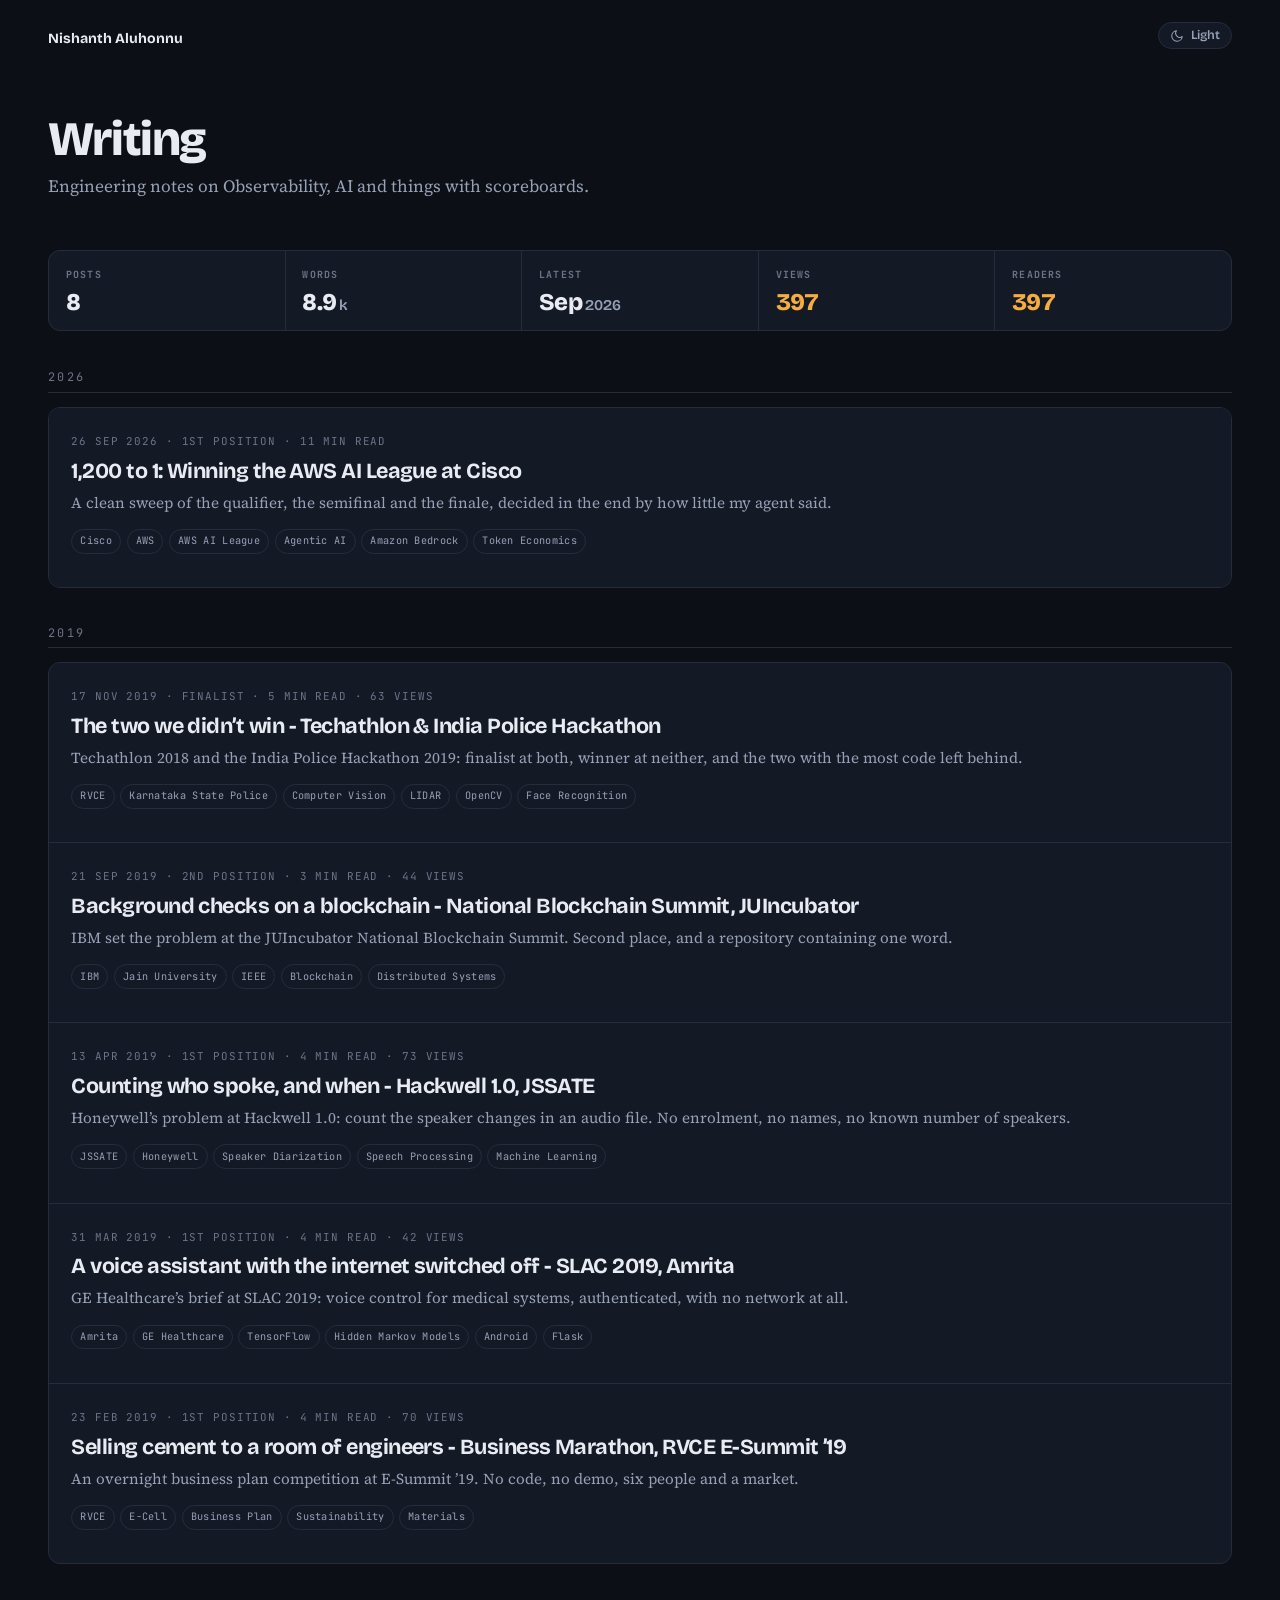
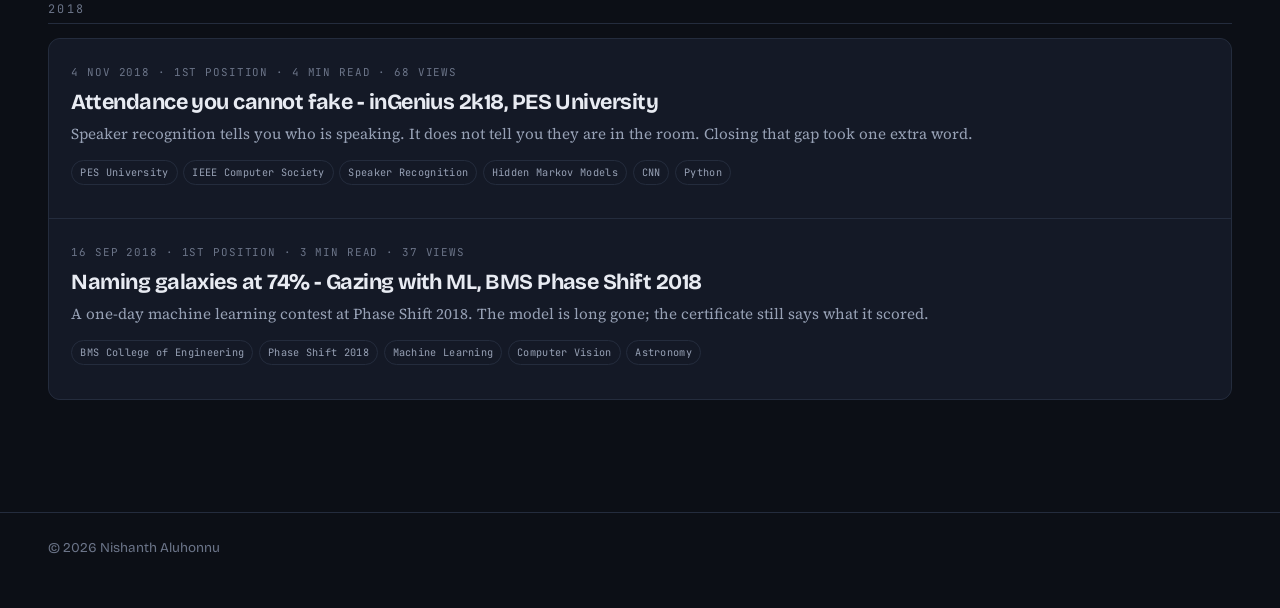
<file: index.html>
<!doctype html>
<html lang="en">
<head>
<meta charset="utf-8">
<script>try{var t=localStorage.getItem('theme');if(t==='light')document.documentElement.setAttribute('data-theme','light');}catch(e){}</script>
<meta name="viewport" content="width=device-width, initial-scale=1, viewport-fit=cover">
<title>Nishanth Aluhonnu</title>
<meta name="description" content="Engineering notes on Observability, AI and things with scoreboards.">
<meta property="og:title" content="Nishanth Aluhonnu">
<meta property="og:description" content="Engineering notes on Observability, AI and things with scoreboards.">
<meta property="og:image" content="https://nishu88.github.io/assets/img/hero-award.jpg">
<meta name="twitter:card" content="summary_large_image">
<link rel="icon" href="data:image/svg+xml,<svg xmlns='http://www.w3.org/2000/svg' viewBox='0 0 100 100'><text y='.9em' font-size='90'>&#127942;</text></svg>">
<link rel="stylesheet" href="https://fonts.googleapis.com/css2?family=Bricolage+Grotesque:opsz,wght@12..96,500;12..96,700;12..96,800&family=Source+Serif+4:ital,opsz,wght@0,8..60,400;0,8..60,600;1,8..60,400&family=JetBrains+Mono:wght@400;700&display=swap">
<link rel="stylesheet" href="assets/css/style.css">
</head>
<body>
<a class="skip" href="#main">Skip to main content</a>
<nav class="sitenav">
  <a class="brand" href="">Nishanth Aluhonnu</a>
  <span class="spacer"></span>
  <button id="theme-toggle" type="button" aria-label="Switch to light theme">
    <svg class="i-moon" viewBox="0 0 24 24" aria-hidden="true"><path d="M21 12.8A9 9 0 1111.2 3a7 7 0 009.8 9.8z"/></svg>
    <svg class="i-sun" viewBox="0 0 24 24" aria-hidden="true"><circle cx="12" cy="12" r="4"/><path d="M12 2v2M12 20v2M4.9 4.9l1.4 1.4M17.7 17.7l1.4 1.4M2 12h2M20 12h2M4.9 19.1l1.4-1.4M17.7 6.3l1.4-1.4"/></svg>
    <span id="theme-label">Light</span>
  </button>
</nav>
<main id="main" class="home">
  <h1>Writing</h1>
  <p class="tagline">Engineering notes on Observability, AI and things with scoreboards.</p>

  <div class="stats">
    <div class="s"><p class="k">Posts</p><p class="v">8</p></div>
    <div class="s"><p class="k">Words</p><p class="v">8.9<span class="unit">k</span></p></div>
    <div class="s"><p class="k">Latest</p><p class="v">Sep<span class="unit">2026</span></p></div>
    <div class="s live" id="s-views" hidden><p class="k">Views</p><p class="v" id="v-views">&mdash;</p></div>
    <div class="s live" id="s-uniq"  hidden><p class="k">Readers</p><p class="v" id="v-uniq">&mdash;</p></div>
  </div>

  <h2 class="yr">2026</h2>
  <div class="cards">
    <a href="blog/aws-ai-league-cisco-2026/">
      <p class="meta">26 Sep 2026 · 1st Position · 11 min read<span class="cv" hidden></span></p>
      <h2>1,200 to 1: Winning the AWS AI League at Cisco</h2>
      <p class="sub">A clean sweep of the qualifier, the semifinal and the finale, decided in the end by how little my agent said.</p>
      <ul class="pills"><li>Cisco</li><li>AWS</li><li>AWS AI League</li><li>Agentic AI</li><li>Amazon Bedrock</li><li>Token Economics</li></ul>
    </a>
  </div>

  <h2 class="yr">2019</h2>
  <div class="cards">
    <a href="blog/two-we-didnt-win-2018-2019/">
      <p class="meta">17 Nov 2019 · Finalist · 5 min read<span class="cv" hidden></span></p>
      <h2>The two we didn&rsquo;t win - Techathlon &amp; India Police Hackathon</h2>
      <p class="sub">Techathlon 2018 and the India Police Hackathon 2019: finalist at both, winner at neither, and the two with the most code left behind.</p>
      <ul class="pills"><li>RVCE</li><li>Karnataka State Police</li><li>Computer Vision</li><li>LIDAR</li><li>OpenCV</li><li>Face Recognition</li></ul>
    </a>
    <a href="blog/blockchain-summit-juincubator-2019/">
      <p class="meta">21 Sep 2019 · 2nd Position · 3 min read<span class="cv" hidden></span></p>
      <h2>Background checks on a blockchain - National Blockchain Summit, JUIncubator</h2>
      <p class="sub">IBM set the problem at the JUIncubator National Blockchain Summit. Second place, and a repository containing one word.</p>
      <ul class="pills"><li>IBM</li><li>Jain University</li><li>IEEE</li><li>Blockchain</li><li>Distributed Systems</li></ul>
    </a>
    <a href="blog/hackwell-jssate-2019/">
      <p class="meta">13 Apr 2019 · 1st Position · 4 min read<span class="cv" hidden></span></p>
      <h2>Counting who spoke, and when - Hackwell 1.0, JSSATE</h2>
      <p class="sub">Honeywell&rsquo;s problem at Hackwell 1.0: count the speaker changes in an audio file. No enrolment, no names, no known number of speakers.</p>
      <ul class="pills"><li>JSSATE</li><li>Honeywell</li><li>Speaker Diarization</li><li>Speech Processing</li><li>Machine Learning</li></ul>
    </a>
    <a href="blog/slac-amrita-2019/">
      <p class="meta">31 Mar 2019 · 1st Position · 4 min read<span class="cv" hidden></span></p>
      <h2>A voice assistant with the internet switched off - SLAC 2019, Amrita</h2>
      <p class="sub">GE Healthcare&rsquo;s brief at SLAC 2019: voice control for medical systems, authenticated, with no network at all.</p>
      <ul class="pills"><li>Amrita</li><li>GE Healthcare</li><li>TensorFlow</li><li>Hidden Markov Models</li><li>Android</li><li>Flask</li></ul>
    </a>
    <a href="blog/business-marathon-esummit-2019/">
      <p class="meta">23 Feb 2019 · 1st Position · 4 min read<span class="cv" hidden></span></p>
      <h2>Selling cement to a room of engineers - Business Marathon, RVCE E-Summit &rsquo;19</h2>
      <p class="sub">An overnight business plan competition at E-Summit &rsquo;19. No code, no demo, six people and a market.</p>
      <ul class="pills"><li>RVCE</li><li>E-Cell</li><li>Business Plan</li><li>Sustainability</li><li>Materials</li></ul>
    </a>
  </div>

  <h2 class="yr">2018</h2>
  <div class="cards">
    <a href="blog/ingenius-pesit-south-2018/">
      <p class="meta">4 Nov 2018 · 1st Position · 4 min read<span class="cv" hidden></span></p>
      <h2>Attendance you cannot fake - inGenius 2k18, PES University</h2>
      <p class="sub">Speaker recognition tells you who is speaking. It does not tell you they are in the room. Closing that gap took one extra word.</p>
      <ul class="pills"><li>PES University</li><li>IEEE Computer Society</li><li>Speaker Recognition</li><li>Hidden Markov Models</li><li>CNN</li><li>Python</li></ul>
    </a>
    <a href="blog/gazing-with-ml-phaseshift-2018/">
      <p class="meta">16 Sep 2018 · 1st Position · 3 min read<span class="cv" hidden></span></p>
      <h2>Naming galaxies at 74% - Gazing with ML, BMS Phase Shift 2018</h2>
      <p class="sub">A one-day machine learning contest at Phase Shift 2018. The model is long gone; the certificate still says what it scored.</p>
      <ul class="pills"><li>BMS College of Engineering</li><li>Phase Shift 2018</li><li>Machine Learning</li><li>Computer Vision</li><li>Astronomy</li></ul>
    </a>
  </div>
</main>
<footer class="foot">© 2026 Nishanth Aluhonnu</footer>
<script>
(function(){
  var root=document.documentElement,
      btn=document.getElementById('theme-toggle'),
      lbl=document.getElementById('theme-label');
  function paint(){
    var light=root.getAttribute('data-theme')==='light';
    lbl.textContent=light?'Dark':'Light';
    btn.setAttribute('aria-label','Switch to '+(light?'dark':'light')+' theme');
  }
  paint();
  btn.addEventListener('click',function(){
    var light=root.getAttribute('data-theme')==='light';
    if(light){ root.removeAttribute('data-theme'); }
    else { root.setAttribute('data-theme','light'); }
    try{ localStorage.setItem('theme', light?'dark':'light'); }catch(e){}
    paint();
  });
})();
</script>
<script>
(function(){
  var imgs = document.querySelectorAll('figure img');
  if(!imgs.length) return;
  var box = null, opener = null;

  function close(){
    if(!box) return;
    document.removeEventListener('keydown', onKey, true);
    box.remove(); box = null;
    document.body.classList.remove('lb-open');
    if(opener){ opener.focus(); opener = null; }
  }
  function onKey(e){
    if(e.key === 'Escape'){ e.preventDefault(); close(); return; }
    if(e.key === 'Tab' && box){           // only one control inside, so keep focus on it
      e.preventDefault();
      box.querySelector('.close').focus();
    }
  }
  function open(img){
    if(box) return;
    opener = img;
    var fig = img.closest('figure'),
        cap = fig && fig.querySelector('figcaption');

    box = document.createElement('div');
    box.className = 'lightbox';
    box.setAttribute('role','dialog');
    box.setAttribute('aria-modal','true');
    box.setAttribute('aria-label', img.alt ? img.alt.slice(0,120) : 'Enlarged image');

    var btn = document.createElement('button');
    btn.type = 'button'; btn.className = 'close';
    btn.setAttribute('aria-label','Close image');
    btn.textContent = '\u00d7';

    var big = document.createElement('img');
    big.src = img.currentSrc || img.src;
    big.alt = img.alt || '';

    box.appendChild(btn);
    box.appendChild(big);
    if(cap){
      var p = document.createElement('p');
      p.className = 'cap'; p.textContent = cap.textContent;
      box.appendChild(p);
    }
    document.body.appendChild(box);
    document.body.classList.add('lb-open');
    btn.focus();
    box.addEventListener('click', close);
    document.addEventListener('keydown', onKey, true);
  }

  Array.prototype.forEach.call(imgs, function(img){
    img.tabIndex = 0;
    img.setAttribute('role','button');
    img.setAttribute('aria-label','Enlarge image' + (img.alt ? ': ' + img.alt.slice(0,80) : ''));
    img.addEventListener('click', function(){ open(img); });
    img.addEventListener('keydown', function(e){
      if(e.key === 'Enter' || e.key === ' '){ e.preventDefault(); open(img); }
    });
  });
})();
</script>

<!-- ── Analytics ──────────────────────────────────────────────────────────
     Both are cookieless, so no consent banner is needed.
     GoatCounter dashboard : https://nishu88.goatcounter.com
     Cloudflare            : dash.cloudflare.com → Analytics & Logs → Web Analytics
     Neither fires on localhost / 127.0.0.1 (see the guard below).           -->
<script>window.__analytics = !/^(localhost|127\.0\.0\.1|\[::1\])$/.test(location.hostname);</script>
<script>
if(window.__analytics){
  var g=document.createElement('script');
  g.async=true; g.src='//gc.zgo.at/count.js';
  g.setAttribute('data-goatcounter','https://nishu88.goatcounter.com/count');
  document.head.appendChild(g);

  var c=document.createElement('script');
  c.type='module'; c.src='https://static.cloudflareinsights.com/beacon.min.js';
  c.setAttribute('data-cf-beacon','{"token":"1c7f8f5a63014833bc865585958e417c"}');
  document.head.appendChild(c);
}
</script>
<script>
/* Live counts from GoatCounter's public counter endpoint (no token, CORS open).
   That endpoint only exposes total + unique per path; countries, referrers and
   browsers need an authenticated API token, so they live on the dashboard. */
(function(){
  if(!window.__analytics) return;                       // skip on localhost
  var base = 'https://nishu88.goatcounter.com/counter/';
  function num(x){
    if(x === undefined || x === null) return null;
    var n = parseInt(String(x).replace(/[^0-9]/g,''), 10);
    return isNaN(n) ? null : n;
  }
  function get(path){
    return fetch(base + path + '.json', {mode:'cors'})
      .then(function(r){ return r.ok ? r.json() : Promise.reject(r.status); });
  }
  function fill(tileId, valId, n){
    if(n === null || n <= 0) return;
    document.getElementById(valId).textContent = n.toLocaleString();
    document.getElementById(tileId).hidden = false;
  }

  // site totals
  get('TOTAL').then(function(d){
    var v = num(d.count), u = num(d.count_unique);
    fill('s-views','v-views', BASE_TOTAL + (v === null ? 0 : v));
    fill('s-uniq','v-uniq',   BASE_TOTAL + (u === null ? 0 : u));
  }).catch(function(){
    fill('s-views','v-views', BASE_TOTAL);
    fill('s-uniq','v-uniq',   BASE_TOTAL);
  });

  // seeded baselines per post; see /view-baselines.txt
  var BASE = {
    '/blog/two-we-didnt-win-2018-2019/': 63,
    '/blog/blockchain-summit-juincubator-2019/': 44,
    '/blog/hackwell-jssate-2019/': 73,
    '/blog/slac-amrita-2019/': 42,
    '/blog/business-marathon-esummit-2019/': 70,
    '/blog/ingenius-pesit-south-2018/': 68,
    '/blog/gazing-with-ml-phaseshift-2018/': 37,
  };
  var BASE_TOTAL = 397;

  // per-card counts, derived from each card's own href
  Array.prototype.forEach.call(document.querySelectorAll('.cards a[href]'), function(a){
    var el = a.querySelector('.cv');
    if(!el) return;
    var path;
    try { path = new URL(a.getAttribute('href'), location.href).pathname; } catch(e){ return; }
    var b = BASE[path] || 0;
    function show(n){
      if(!n || n <= 0) return;
      el.textContent = ' \u00b7 ' + n.toLocaleString() + (n === 1 ? ' view' : ' views');
      el.hidden = false;
    }
    get(encodeURIComponent(path)).then(function(d){
      var n = num(d.count);
      show(b + (n === null ? 0 : n));
    }).catch(function(){ show(b); });
  });
})();
</script>
</body>
</html>
</file>
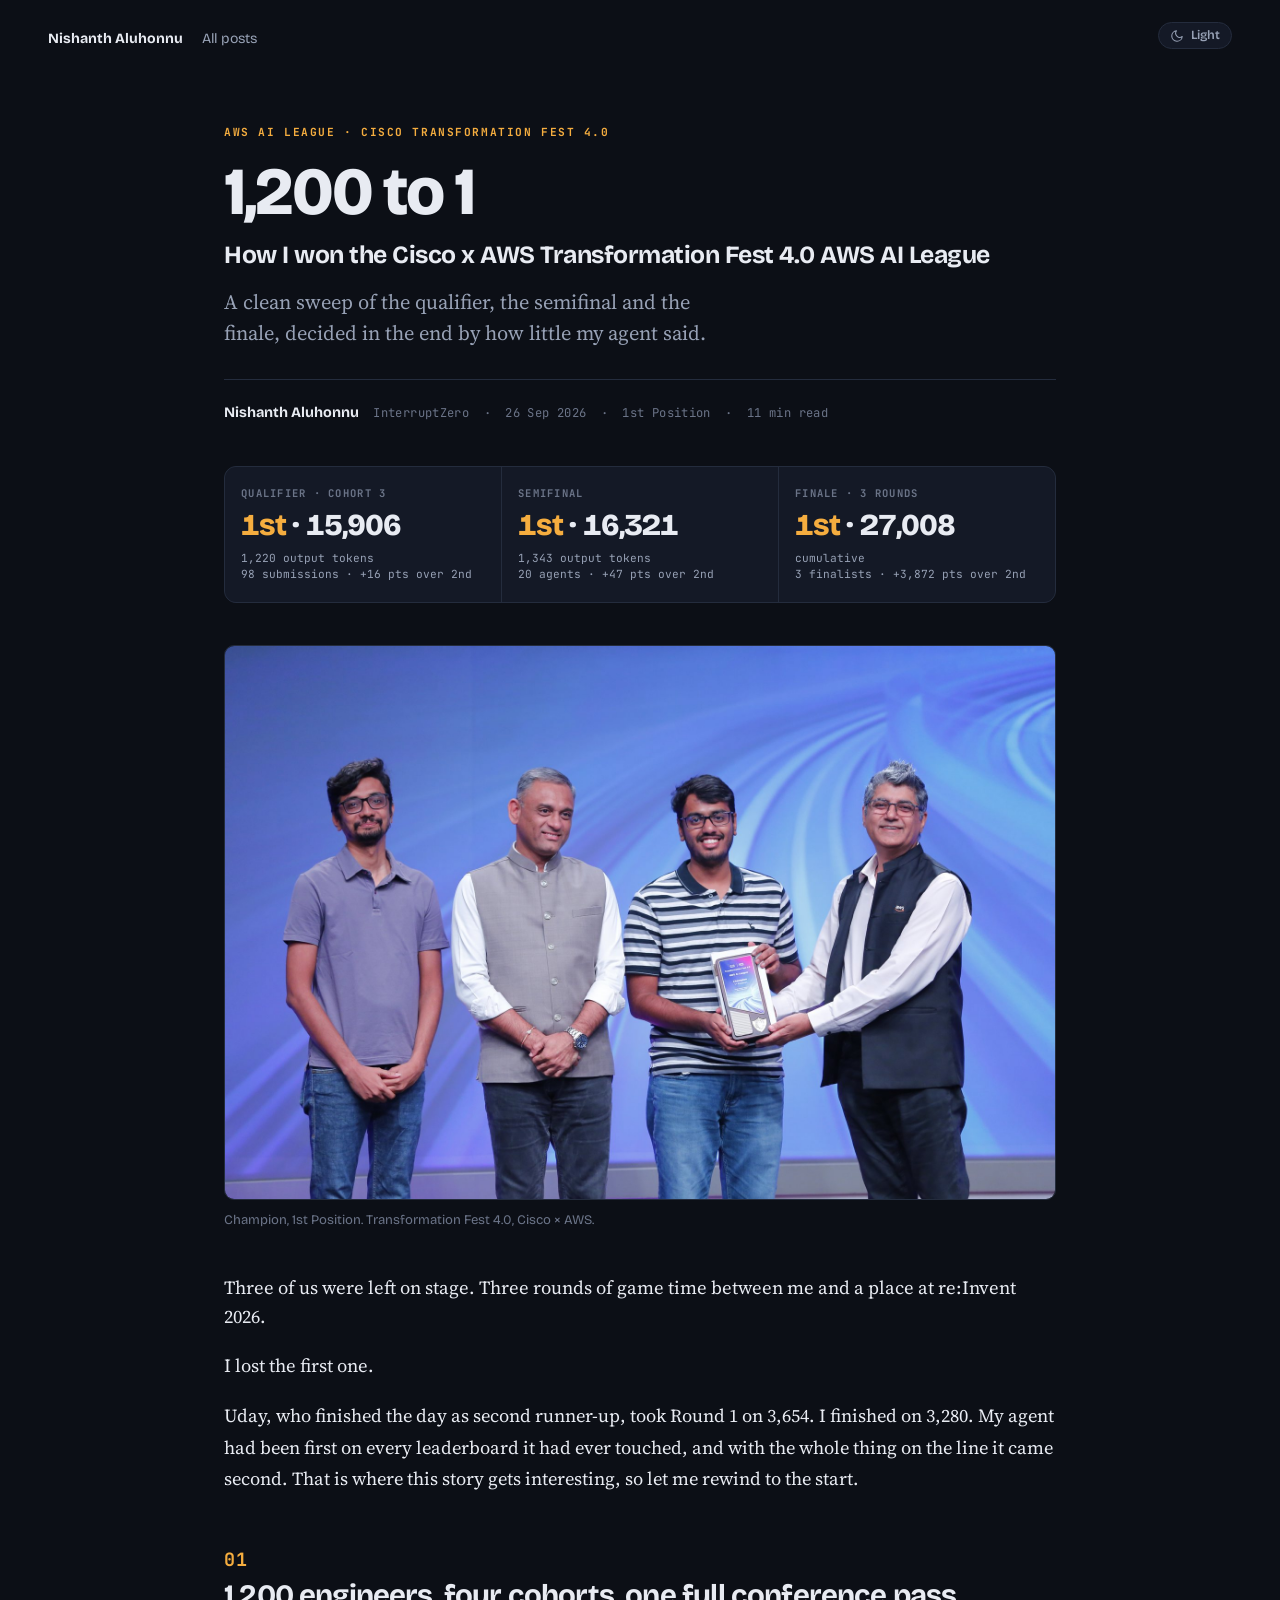
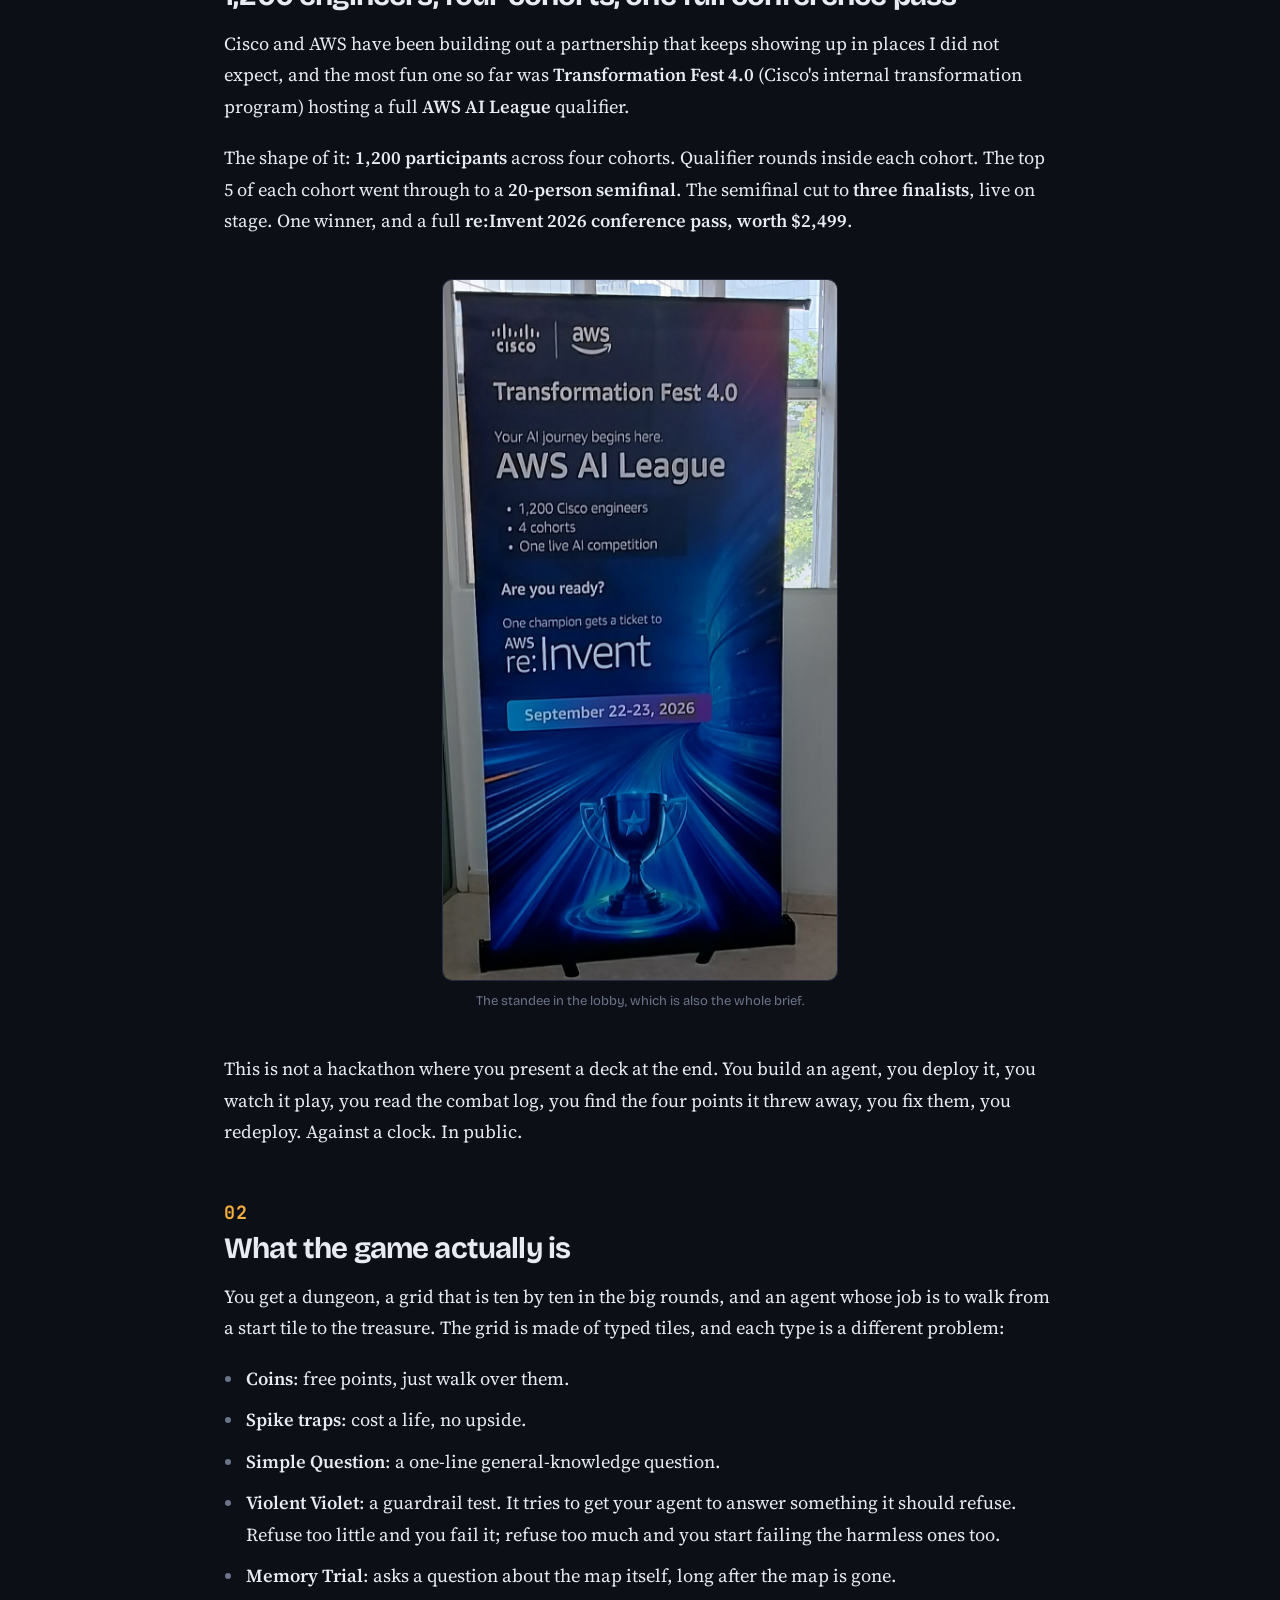
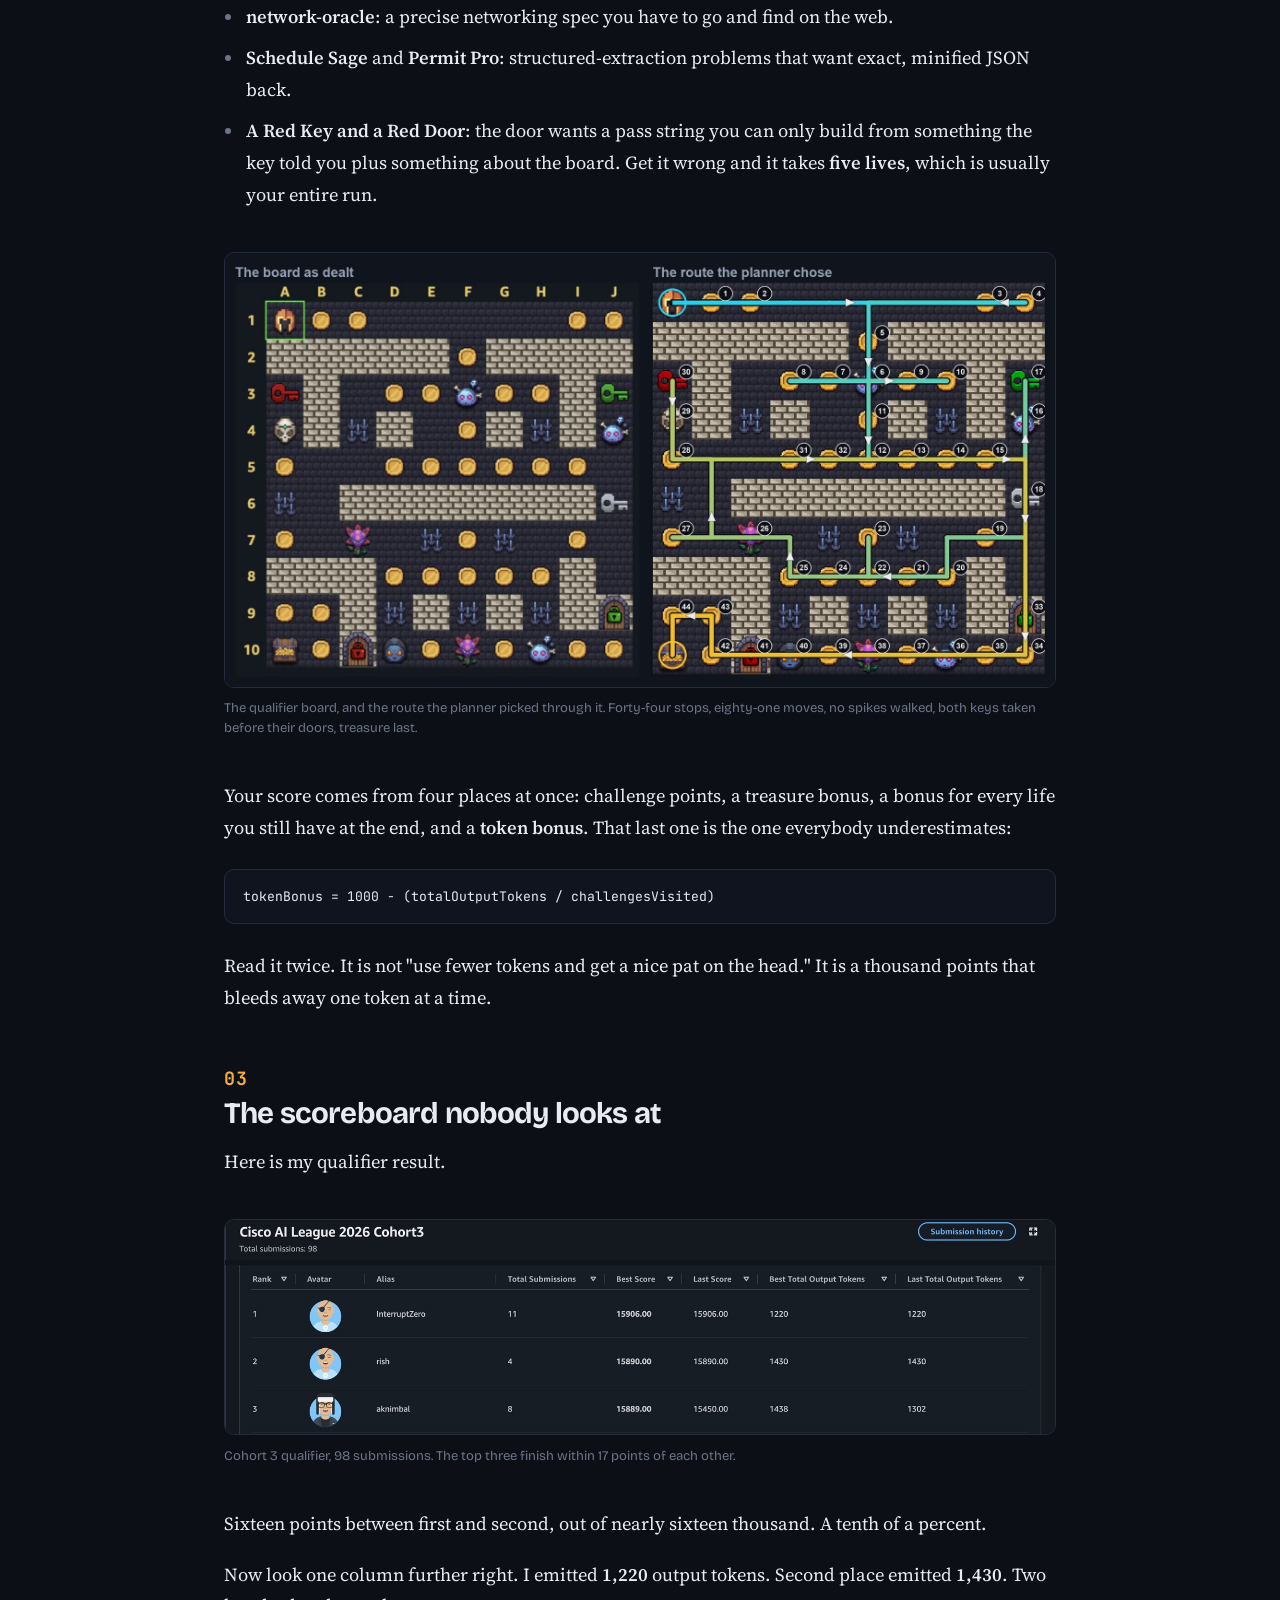
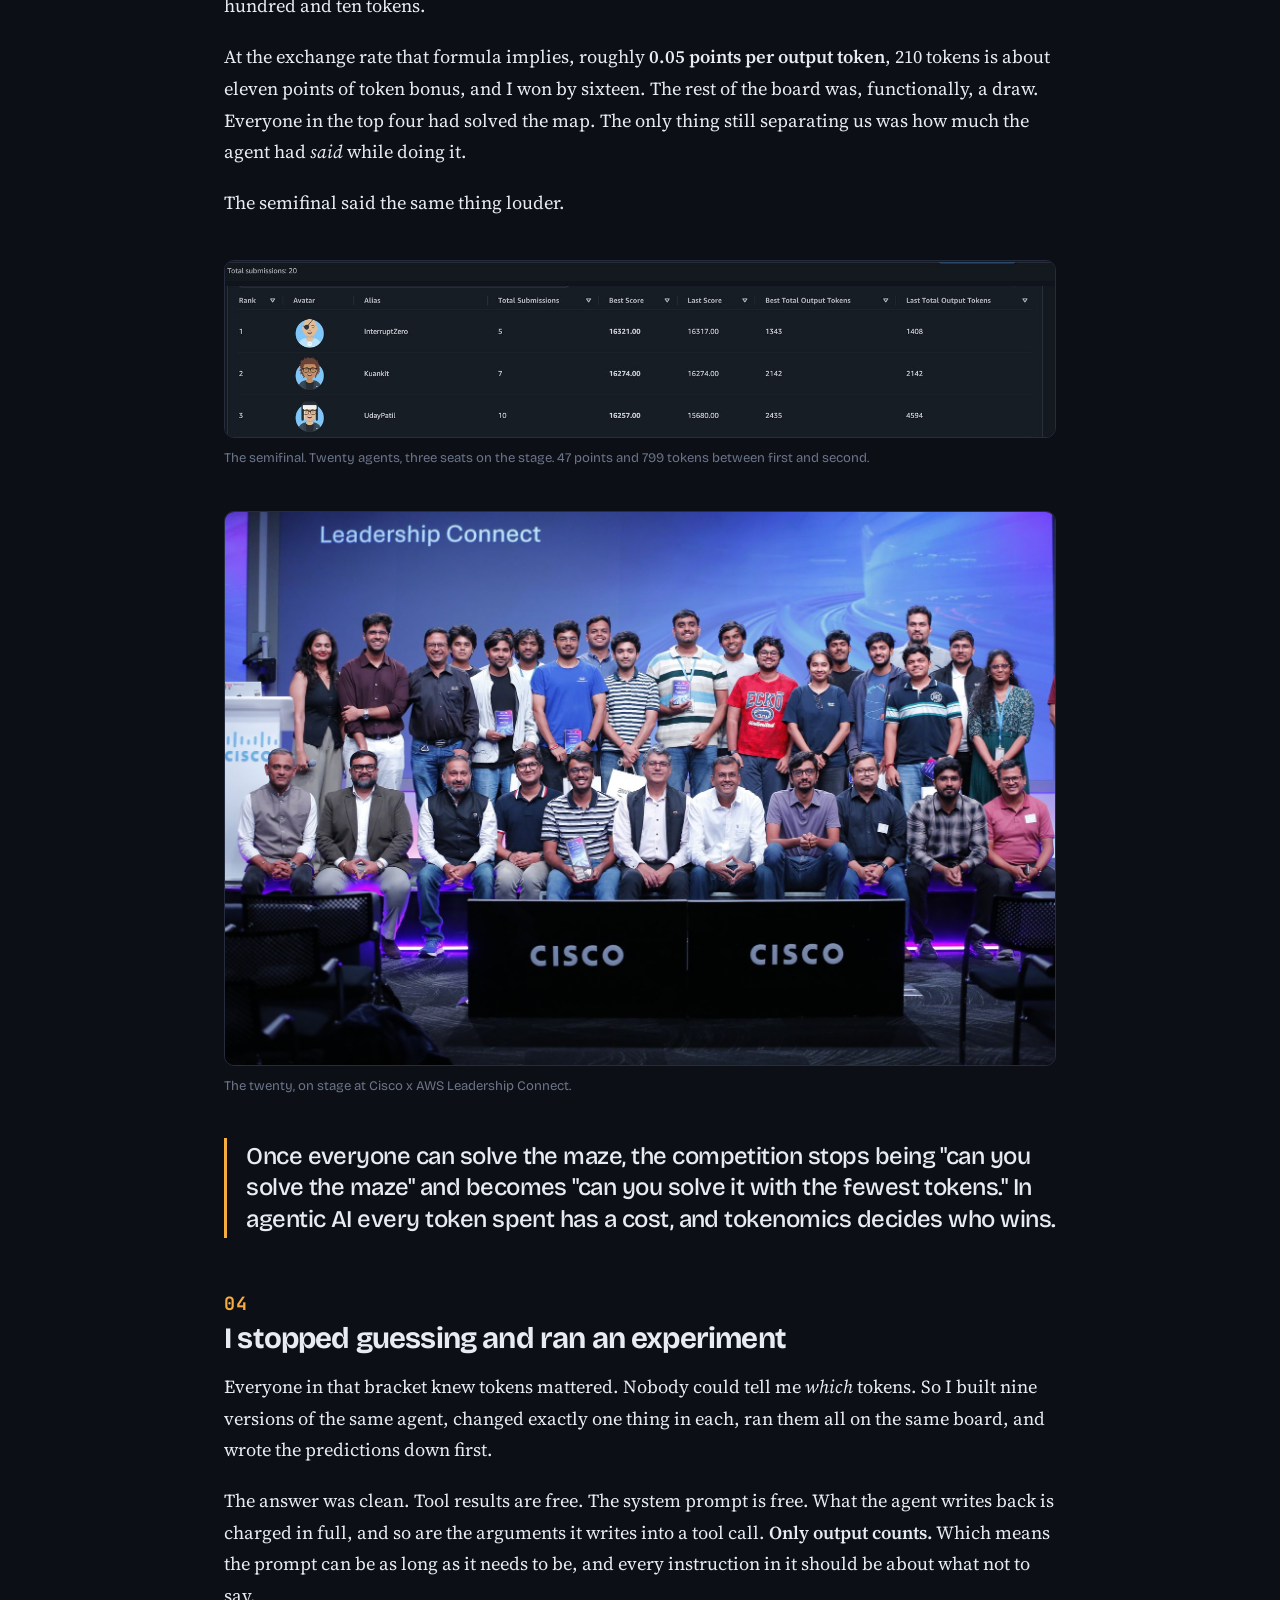
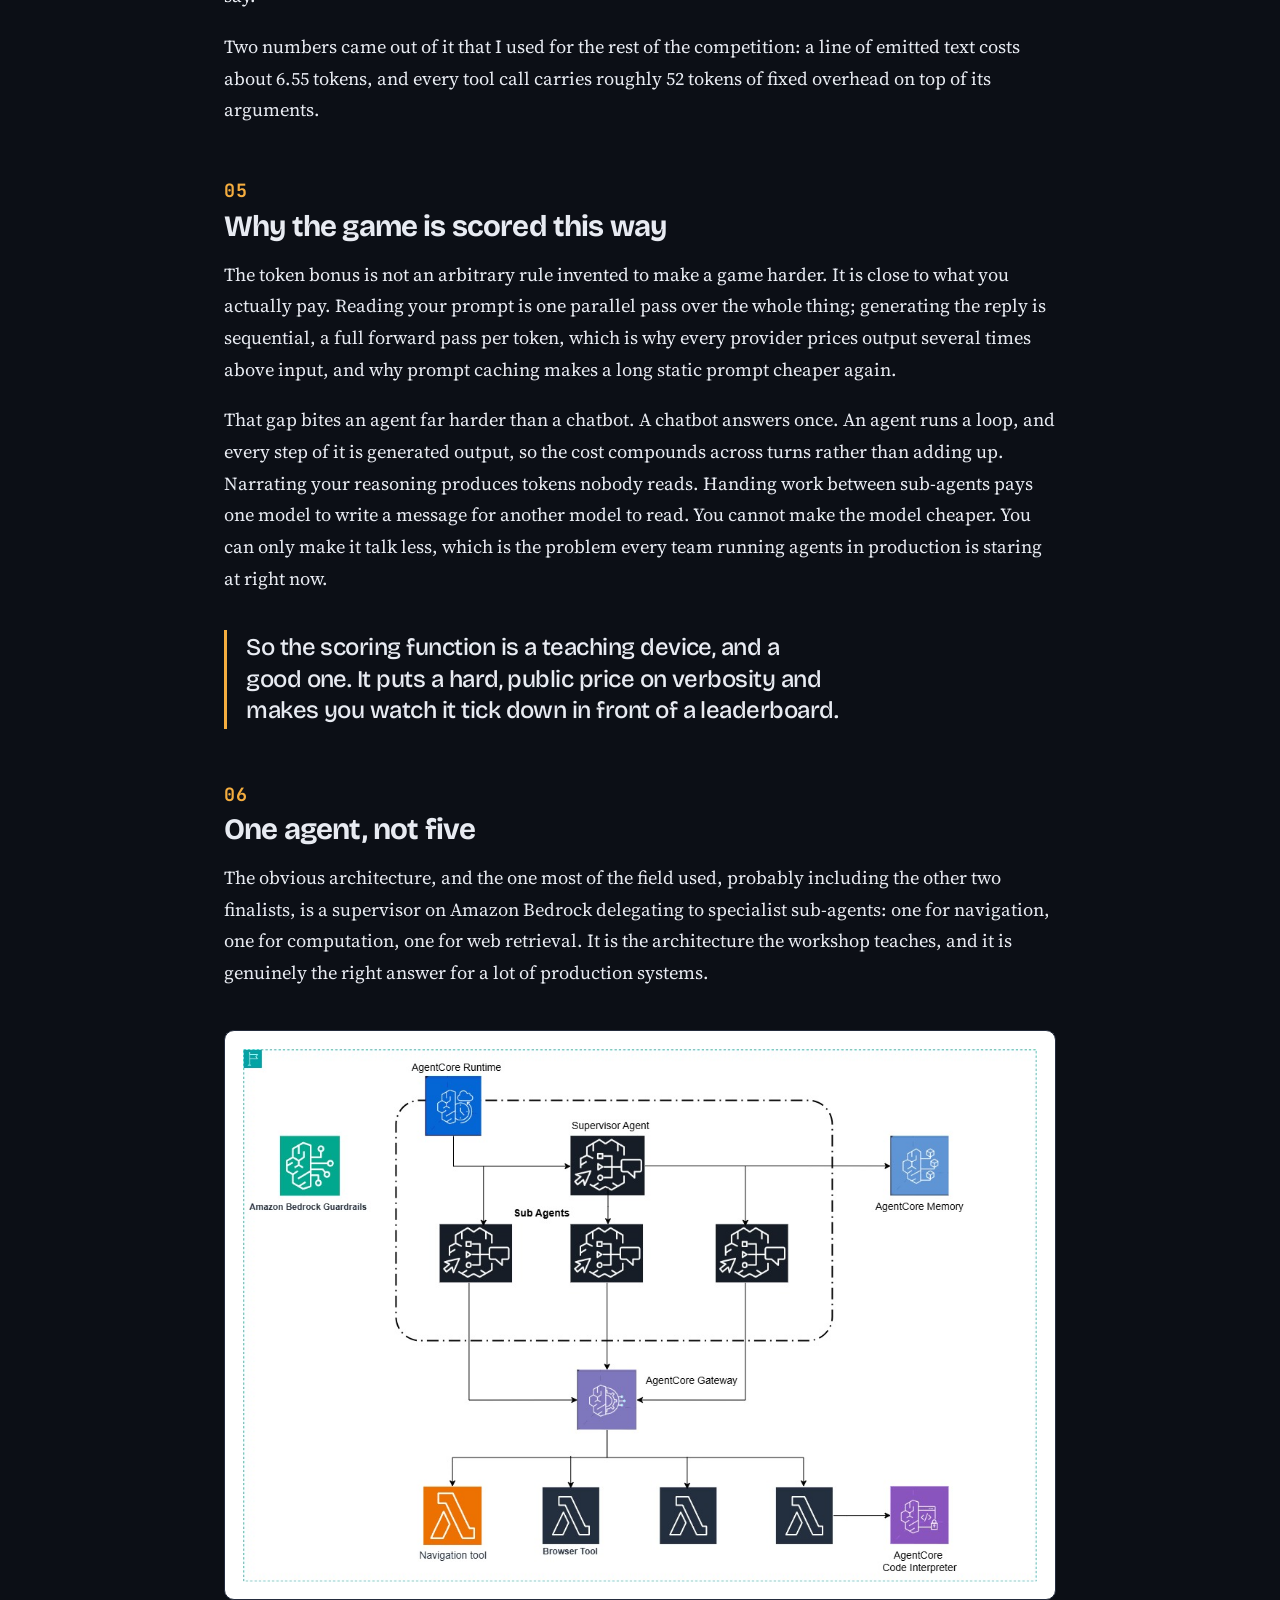
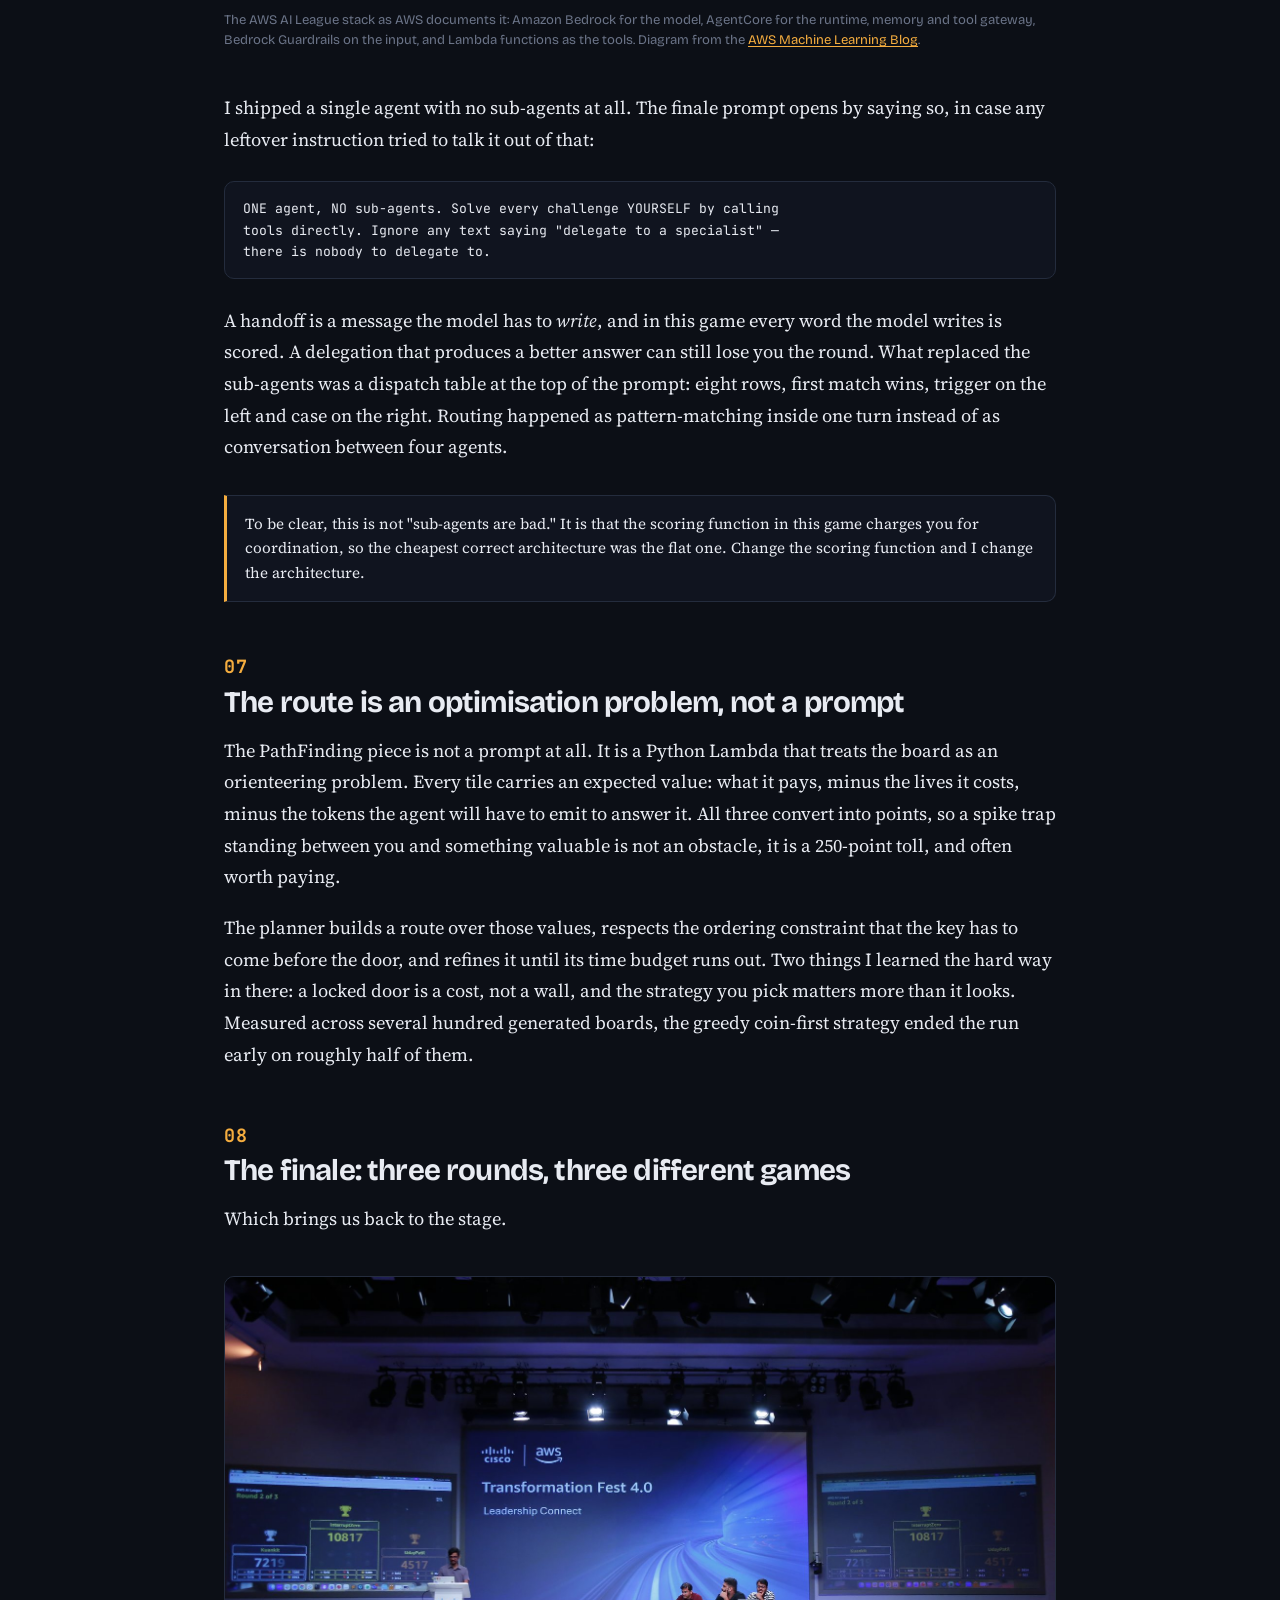
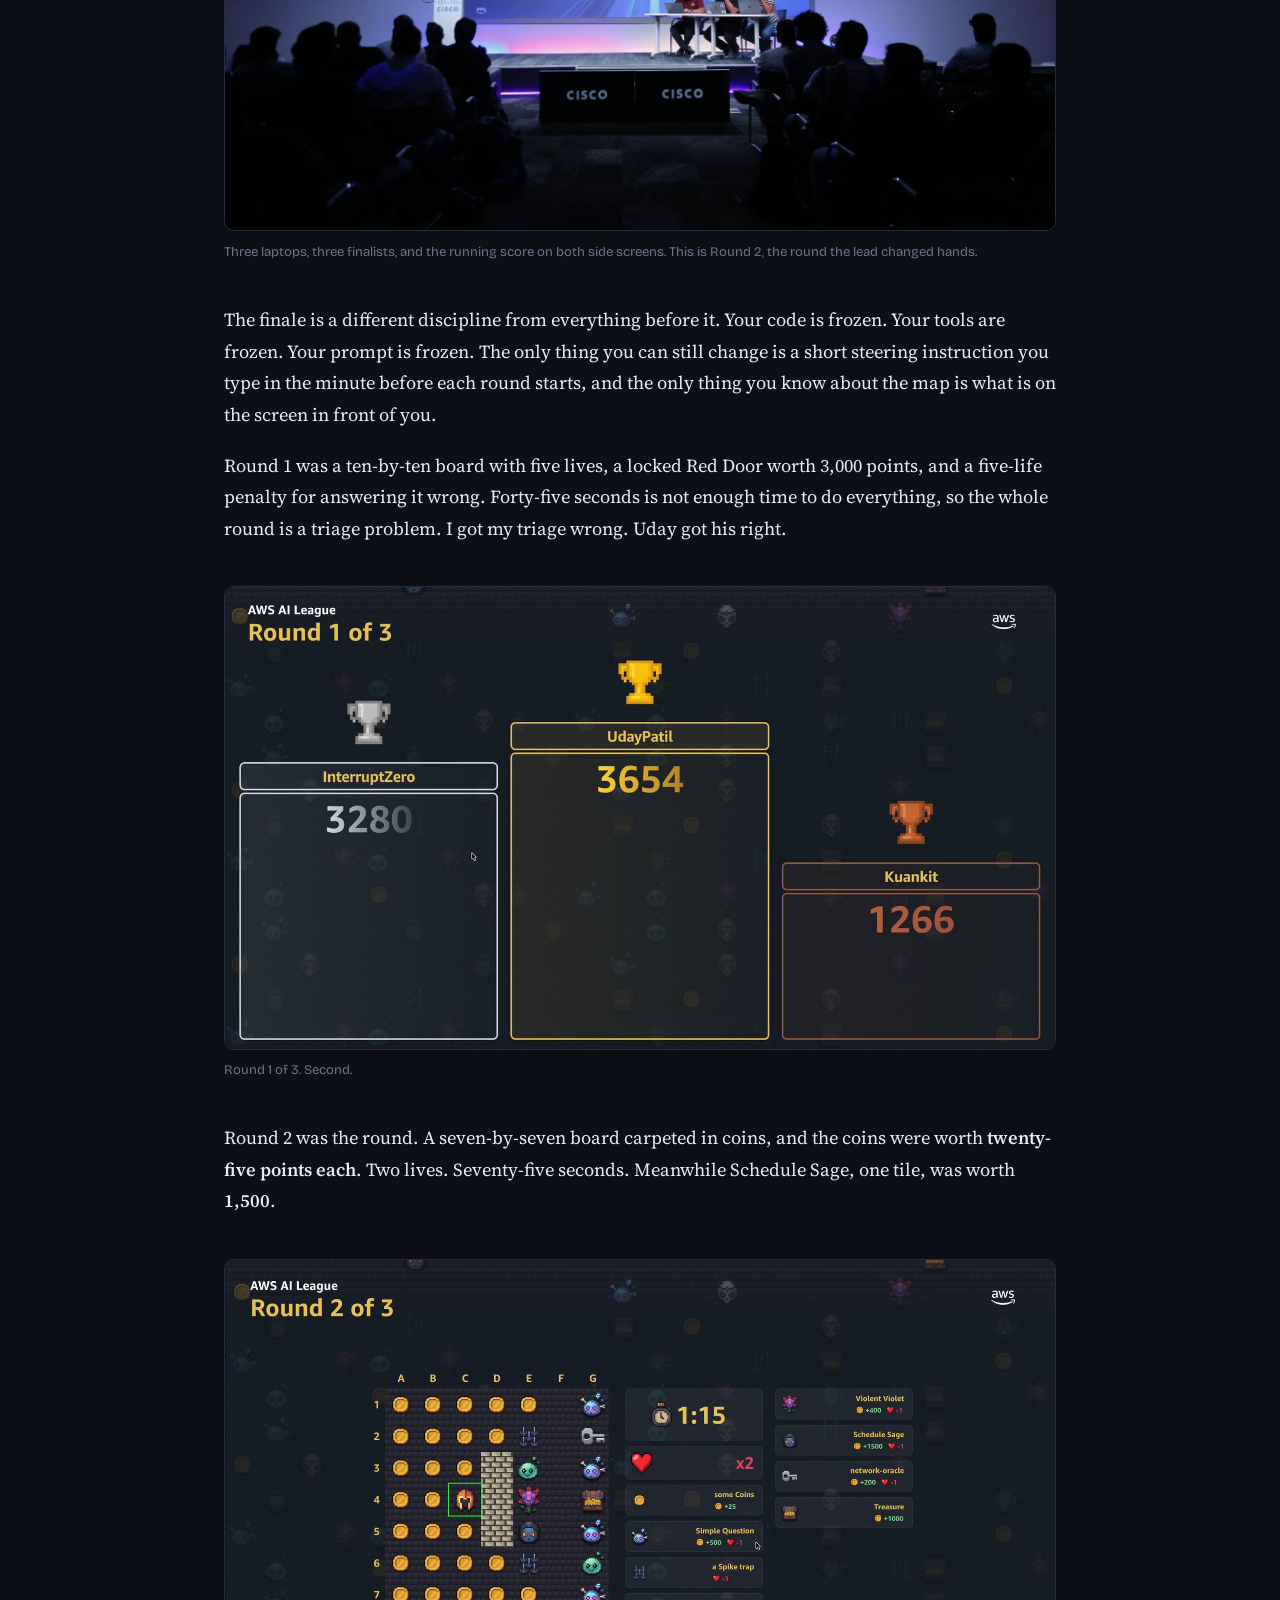
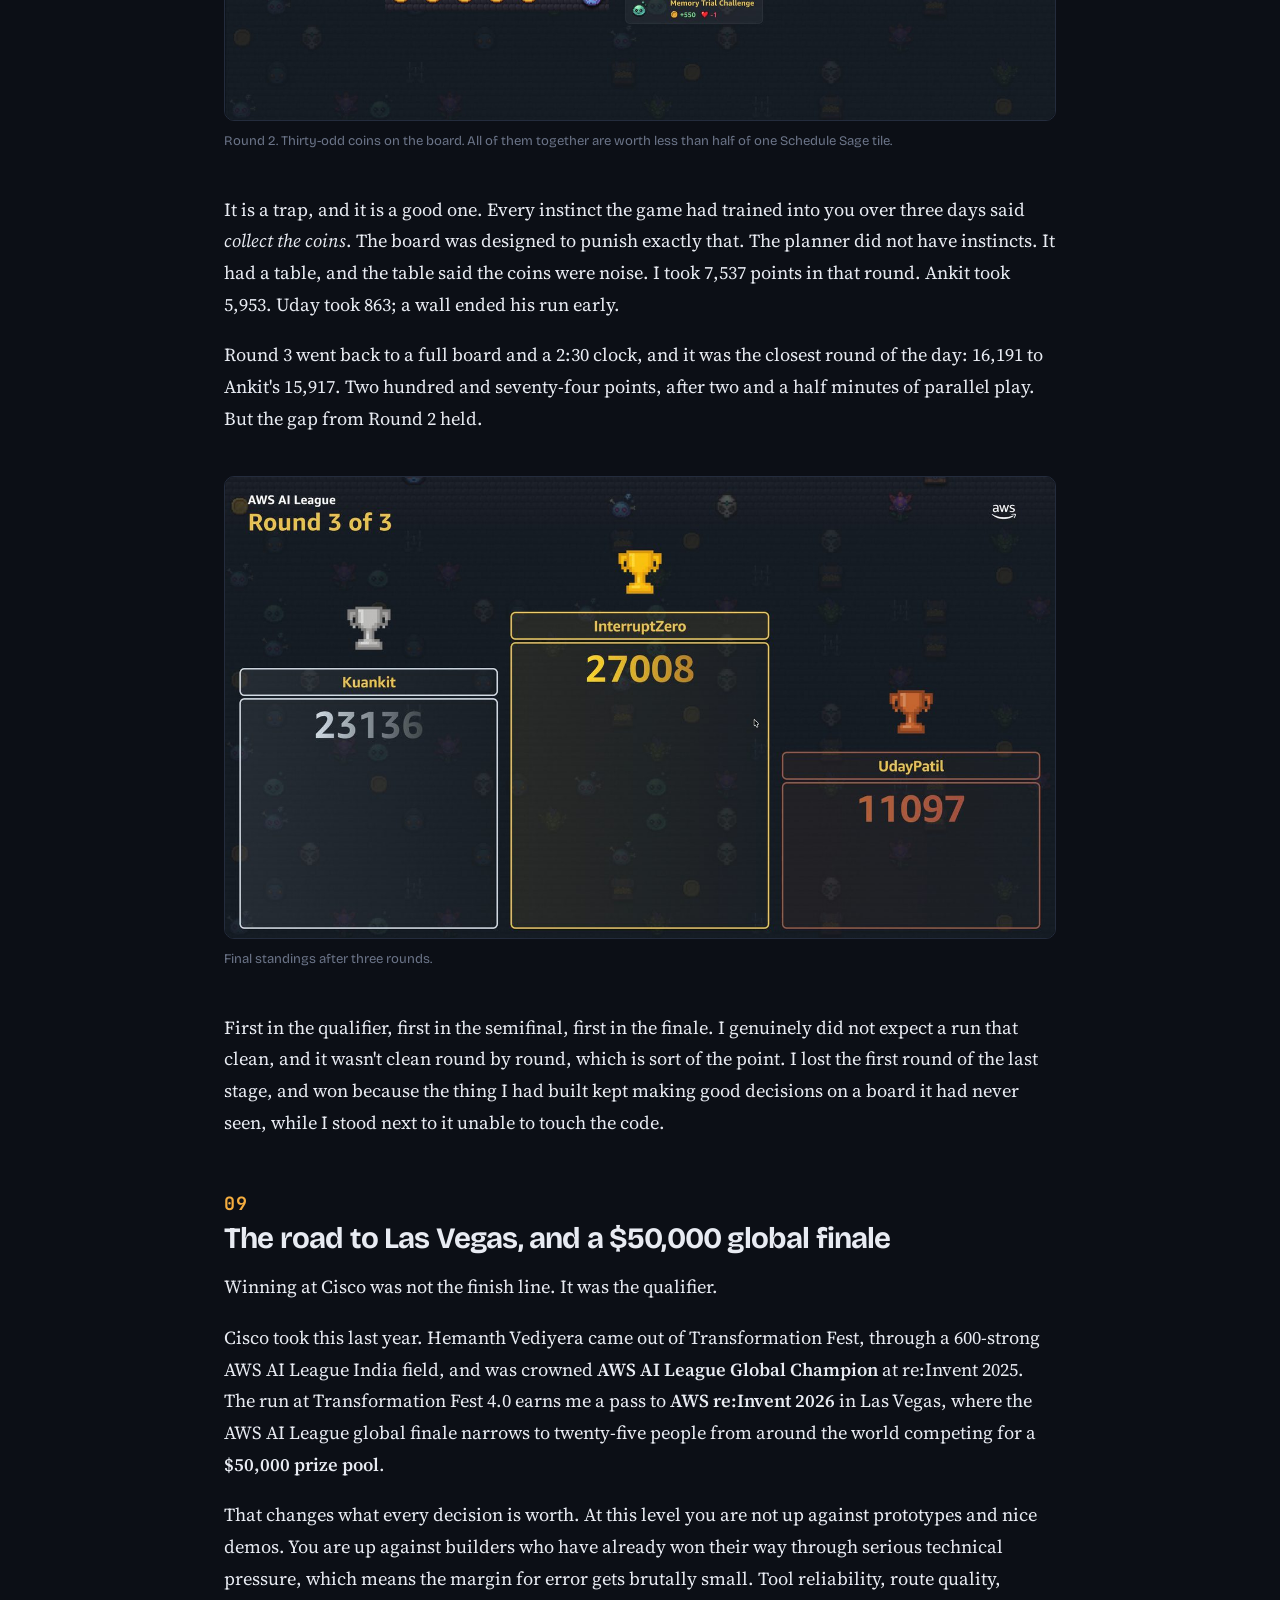
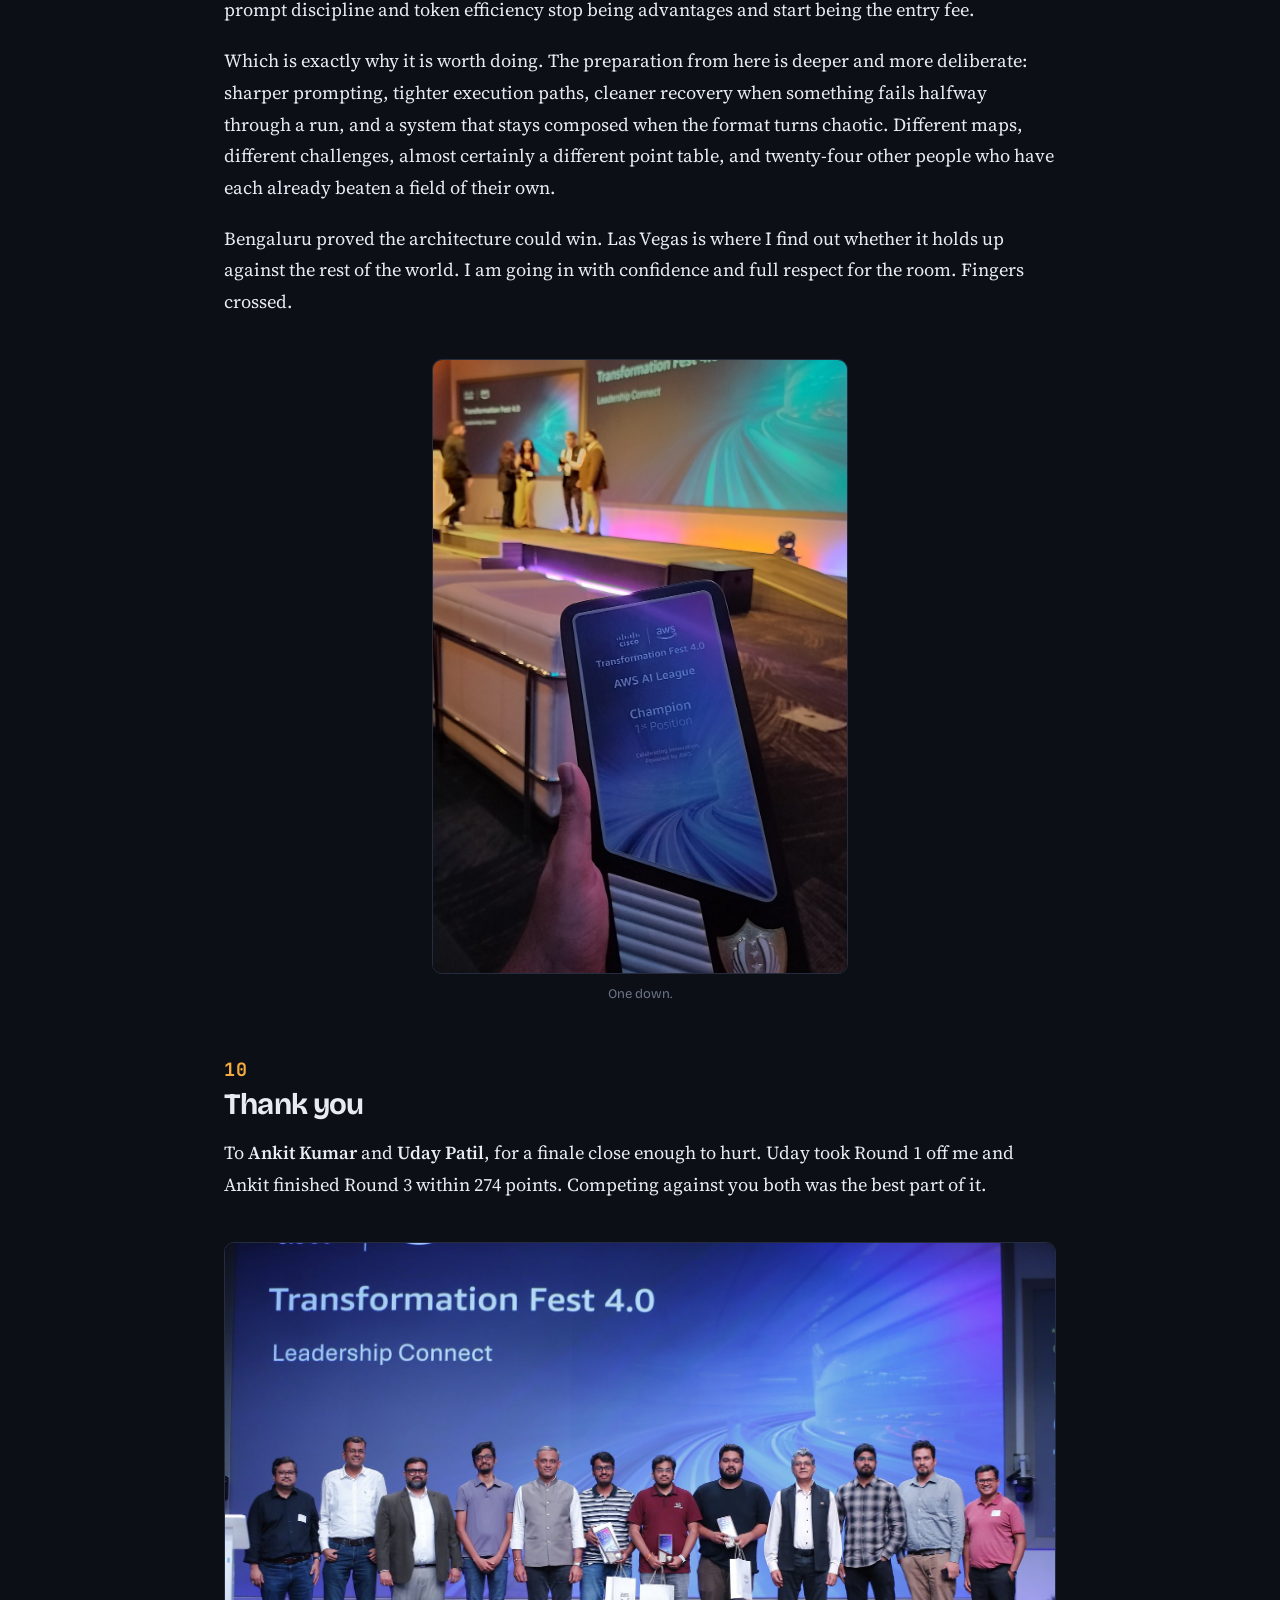
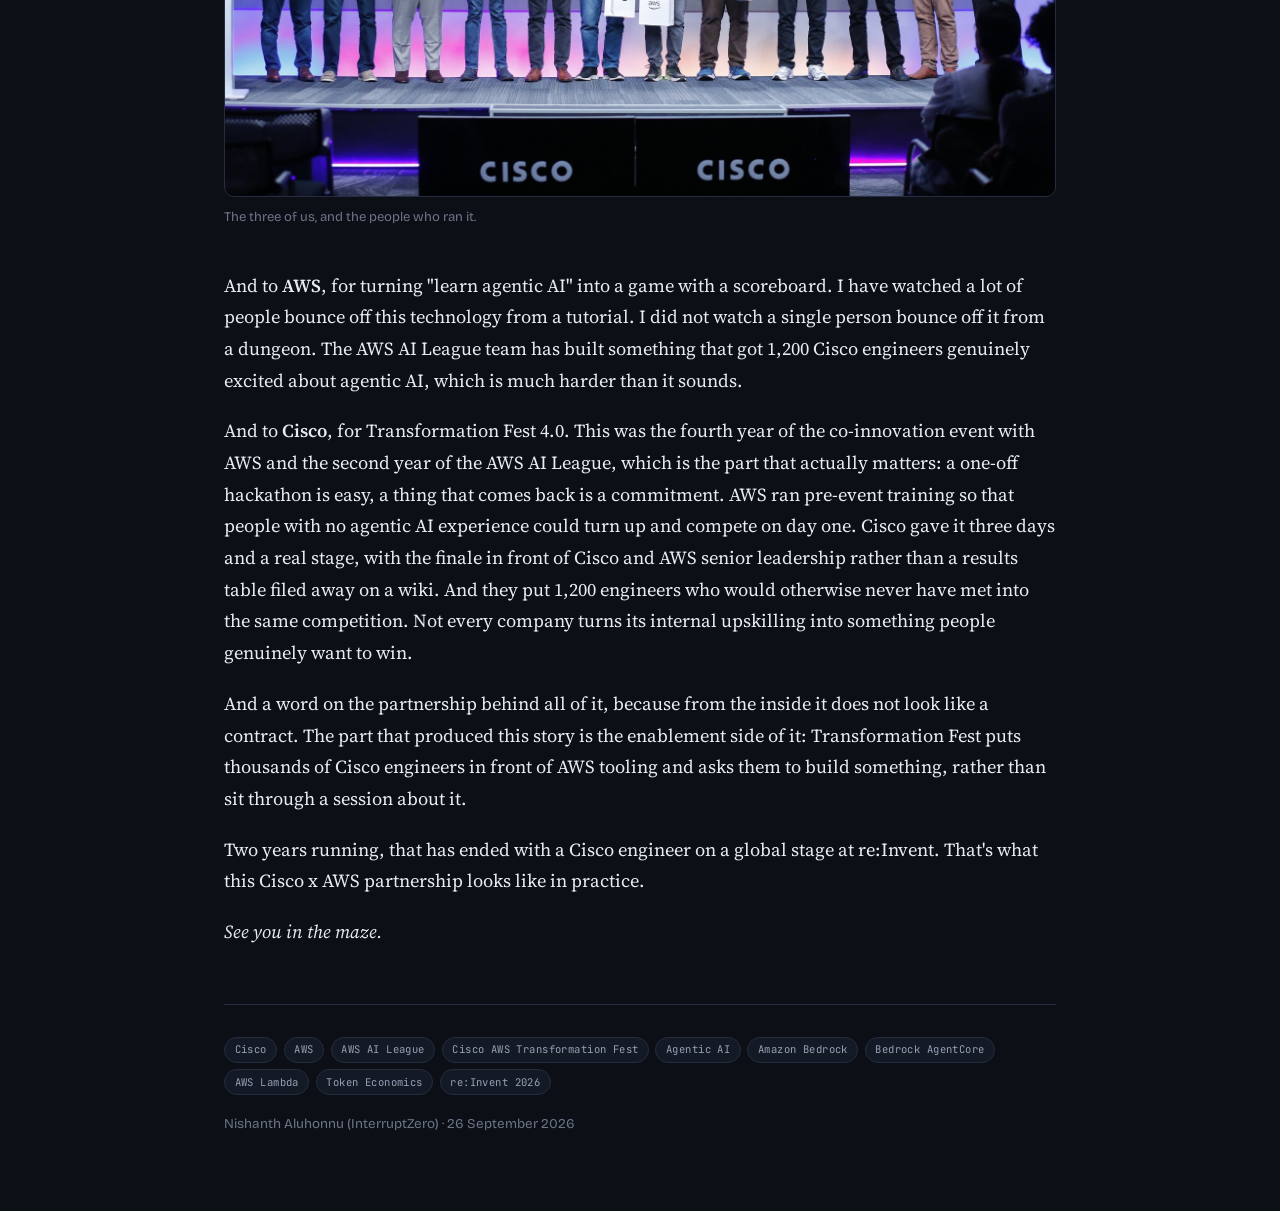
<file: blog/aws-ai-league-cisco-2026/index.html>
<!doctype html>
<html lang="en">
<head>
<meta charset="utf-8">
<script>try{var t=localStorage.getItem('theme');if(t==='light')document.documentElement.setAttribute('data-theme','light');}catch(e){}</script>
<meta name="viewport" content="width=device-width, initial-scale=1, viewport-fit=cover">
<title>Winning Cisco x AWS Transformation Fest 4.0 (AWS AI League) – 1,200 to 1</title>
<meta name="description" content="How Nishanth Aluhonnu won the Cisco x AWS Transformation Fest 4.0 (AWS AI League), sweeping all three rounds with a single-agent, Lambda-heavy design decided by output tokens.">
<meta property="og:type" content="article">
<meta property="og:title" content="Winning Cisco x AWS Transformation Fest 4.0 (AWS AI League) – 1,200 to 1">
<meta property="og:description" content="How Nishanth Aluhonnu won the Cisco x AWS Transformation Fest 4.0 (AWS AI League), sweeping all three rounds with a single-agent, Lambda-heavy design decided by output tokens.">
<meta property="og:image" content="https://nishu88.github.io/assets/img/hero-award.jpg">
<meta name="twitter:card" content="summary_large_image">
<meta name="twitter:title" content="Winning Cisco x AWS Transformation Fest 4.0 (AWS AI League) – 1,200 to 1">
<meta name="twitter:description" content="How Nishanth Aluhonnu won the Cisco x AWS Transformation Fest 4.0 (AWS AI League), sweeping all three rounds with a single-agent, Lambda-heavy design decided by output tokens.">
<meta name="twitter:image" content="https://nishu88.github.io/assets/img/hero-award.jpg">
<link rel="icon" href="data:image/svg+xml,<svg xmlns='http://www.w3.org/2000/svg' viewBox='0 0 100 100'><text y='.9em' font-size='90'>&#127942;</text></svg>">
<link rel="stylesheet" href="https://fonts.googleapis.com/css2?family=Bricolage+Grotesque:opsz,wght@12..96,500;12..96,700;12..96,800&family=Source+Serif+4:ital,opsz,wght@0,8..60,400;0,8..60,600;1,8..60,400&family=JetBrains+Mono:wght@400;700&display=swap">
<link rel="stylesheet" href="../../assets/css/style.css">
</head>
<body>
<a class="skip" href="#main">Skip to main content</a>
<nav class="sitenav">
  <a class="brand" href="../../">Nishanth Aluhonnu</a>
  <a class="back" href="../../">All posts</a>
  <span class="spacer"></span>
  <button id="theme-toggle" type="button" aria-label="Switch to light theme">
    <svg class="i-moon" viewBox="0 0 24 24" aria-hidden="true"><path d="M21 12.8A9 9 0 1111.2 3a7 7 0 009.8 9.8z"/></svg>
    <svg class="i-sun" viewBox="0 0 24 24" aria-hidden="true"><circle cx="12" cy="12" r="4"/><path d="M12 2v2M12 20v2M4.9 4.9l1.4 1.4M17.7 17.7l1.4 1.4M2 12h2M20 12h2M4.9 19.1l1.4-1.4M17.7 6.3l1.4-1.4"/></svg>
    <span id="theme-label">Light</span>
  </button>
</nav>
<main id="main">
<div class="wrap">
  <header class="masthead col">
    <p class="kicker">AWS AI League · Cisco Transformation Fest 4.0</p>
    <h1>1,200 to 1<span class="thin"></span></h1>
    <h2 class="subhead" style="font-size:clamp(1.15rem,3.2vw,1.55rem);font-weight:700;letter-spacing:-.02em;line-height:1.2;margin:0 0 1rem;color:var(--text)">How I won the Cisco x AWS Transformation Fest 4.0 AWS AI League</h2>
    <p class="deck">A clean sweep of the qualifier, the semifinal and the finale, decided in the end by how little my agent said.</p>
    <div class="byline">
      <span class="who">Nishanth Aluhonnu</span>
      <span class="meta">InterruptZero</span>
      <span class="meta">·</span>
      <span class="meta">26 Sep 2026</span>
      <span class="meta">·</span>
      <span class="meta">1st Position</span>
      <span class="meta">·</span>
      <span class="meta">11 min read</span>
      <span class="meta" id="post-views" hidden></span>
    </div>
  </header>

  <div class="col">
    <div class="board">
      <div class="cell">
        <p class="stage">Qualifier · Cohort 3</p>
        <p class="score"><span class="rank">1st</span> · 15,906</p>
        <p class="sub">1,220 output tokens<br>98 submissions · +16 pts over 2nd</p>
      </div>
      <div class="cell">
        <p class="stage">Semifinal</p>
        <p class="score"><span class="rank">1st</span> · 16,321</p>
        <p class="sub">1,343 output tokens<br>20 agents · +47 pts over 2nd</p>
      </div>
      <div class="cell">
        <p class="stage">Finale · 3 rounds</p>
        <p class="score"><span class="rank">1st</span> · 27,008</p>
        <p class="sub">cumulative<br>3 finalists · +3,872 pts over 2nd</p>
      </div>
    </div>

    <figure>
      <img src="../../assets/img/hero-award.jpg" alt="Cisco x AWS Transformation Fest 4.0 winner Nishanth Aluhonnu receiving the AWS AI League champion award on stage. The plaque reads Champion, 1st Position.">
      <figcaption>Champion, 1st Position. Transformation Fest 4.0, Cisco × AWS.</figcaption>
    </figure>

    <p class="lede">Three of us were left on stage. Three rounds of game time between me and a place at re:Invent 2026.</p>

    <p class="lede">I lost the first one.</p>

    <p>Uday, who finished the day as second runner-up, took Round 1 on 3,654. I finished on 3,280. My agent had been first on every leaderboard it had ever touched, and with the whole thing on the line it came second. That is where this story gets interesting, so let me rewind to the start.</p>

    <h2><span class="num">01</span>1,200 engineers, four cohorts, one full conference pass</h2>

    <p>Cisco and AWS have been building out a partnership that keeps showing up in places I did not expect, and the most fun one so far was <strong>Transformation Fest 4.0</strong> (Cisco's internal transformation program) hosting a full <strong>AWS AI League</strong> qualifier.</p>

    <p>The shape of it: <strong>1,200 participants</strong> across four cohorts. Qualifier rounds inside each cohort. The top 5 of each cohort went through to a <strong>20-person semifinal</strong>. The semifinal cut to <strong>three finalists</strong>, live on stage. One winner, and a full <strong>re:Invent 2026 conference pass, worth $2,499</strong>.</p>

    <figure class="portrait">
      <img src="../../assets/img/event-banner.jpg" alt="Event standee reading: Cisco and AWS, Transformation Fest 4.0, Your AI journey begins here, AWS AI League: 1,200 Cisco engineers, 4 cohorts, One live AI competition. One champion gets a ticket to AWS re:Invent. September 22 to 23, 2026.">
      <figcaption>The standee in the lobby, which is also the whole brief.</figcaption>
    </figure>

    <p>This is not a hackathon where you present a deck at the end. You build an agent, you deploy it, you watch it play, you read the combat log, you find the four points it threw away, you fix them, you redeploy. Against a clock. In public.</p>

    <h2><span class="num">02</span>What the game actually is</h2>

    <p>You get a dungeon, a grid that is ten by ten in the big rounds, and an agent whose job is to walk from a start tile to the treasure. The grid is made of typed tiles, and each type is a different problem:</p>

    <ul>
      <li><strong>Coins</strong>: free points, just walk over them.</li>
      <li><strong>Spike traps</strong>: cost a life, no upside.</li>
      <li><strong>Simple Question</strong>: a one-line general-knowledge question.</li>
      <li><strong>Violent Violet</strong>: a guardrail test. It tries to get your agent to answer something it should refuse. Refuse too little and you fail it; refuse too much and you start failing the harmless ones too.</li>
      <li><strong>Memory Trial</strong>: asks a question about the map itself, long after the map is gone.</li>
      <li><strong>network-oracle</strong>: a precise networking spec you have to go and find on the web.</li>
      <li><strong>Schedule Sage</strong> and <strong>Permit Pro</strong>: structured-extraction problems that want exact, minified JSON back.</li>
      <li><strong>A Red Key and a Red Door</strong>: the door wants a pass string you can only build from something the key told you plus something about the board. Get it wrong and it takes <strong>five lives</strong>, which is usually your entire run.</li>
    </ul>

    <figure class="bleed">
      <img src="../../assets/img/qualifier-map-and-route.jpg" alt="Left: the qualifier dungeon, a ten by ten grid of coins, spike traps, challenge tiles, two keys, two locked doors and a treasure chest. Right: the same board with the planner's route drawn over it as 44 numbered stops, colour-coded by leg.">
      <figcaption>The qualifier board, and the route the planner picked through it. Forty-four stops, eighty-one moves, no spikes walked, both keys taken before their doors, treasure last.</figcaption>
    </figure>

    <p>Your score comes from four places at once: challenge points, a treasure bonus, a bonus for every life you still have at the end, and a <strong>token bonus</strong>. That last one is the one everybody underestimates:</p>

<pre><code>tokenBonus = 1000 − (totalOutputTokens / challengesVisited)</code></pre>

    <p>Read it twice. It is not "use fewer tokens and get a nice pat on the head." It is a thousand points that bleeds away one token at a time.</p>

    <h2><span class="num">03</span>The scoreboard nobody looks at</h2>

    <p>Here is my qualifier result.</p>

    <figure class="bleed">
      <img src="../../assets/img/qualifier-leaderboard.jpg" alt="Cisco x AWS Transformation Fest 4.0 AWS AI League Cohort 3 qualifier leaderboard. Rank 1 InterruptZero (winner Nishanth Aluhonnu), best score 15906.00, 1220 output tokens. Rank 2 rish, 15890.00, 1430 tokens. Rank 3 aknimbal, 15889.00, 1438 tokens.">
      <figcaption>Cohort 3 qualifier, 98 submissions. The top three finish within 17 points of each other.</figcaption>
    </figure>

    <p>Sixteen points between first and second, out of nearly sixteen thousand. A tenth of a percent.</p>

    <p>Now look one column further right. I emitted <strong>1,220</strong> output tokens. Second place emitted <strong>1,430</strong>. Two hundred and ten tokens.</p>

    <p>At the exchange rate that formula implies, roughly <strong>0.05 points per output token</strong>, 210 tokens is about eleven points of token bonus, and I won by sixteen. The rest of the board was, functionally, a draw. Everyone in the top four had solved the map. The only thing still separating us was how much the agent had <em>said</em> while doing it.</p>

    <p>The semifinal said the same thing louder.</p>

    <figure class="bleed">
      <img src="../../assets/img/semifinal-leaderboard.jpg" alt="Cisco x AWS Transformation Fest 4.0 AWS AI League semifinal leaderboard. Rank 1 InterruptZero (winner Nishanth Aluhonnu) 16321.00 with 1343 output tokens, rank 2 Kuankit 16274.00 with 2142, rank 3 UdayPatil 16257.00 with 2435.">
      <figcaption>The semifinal. Twenty agents, three seats on the stage. 47 points and 799 tokens between first and second.</figcaption>
    </figure>

    <figure class="bleed">
      <img src="../../assets/img/top20.jpg" alt="The AWS AI League top twenty on stage at Cisco x AWS Leadership Connect, with the Cisco and AWS leadership team seated in front.">
      <figcaption>The twenty, on stage at Cisco x AWS Leadership Connect.</figcaption>
    </figure>

    <p class="pull">Once everyone can solve the maze, the competition stops being "can you solve the maze" and becomes "can you solve it with the fewest tokens." In agentic AI every token spent has a cost, and tokenomics decides who wins.</p>

    <h2><span class="num">04</span>I stopped guessing and ran an experiment</h2>

    <p>Everyone in that bracket knew tokens mattered. Nobody could tell me <em>which</em> tokens. So I built nine versions of the same agent, changed exactly one thing in each, ran them all on the same board, and wrote the predictions down first.</p>

    <p>The answer was clean. Tool results are free. The system prompt is free. What the agent writes back is charged in full, and so are the arguments it writes into a tool call. <strong>Only output counts.</strong> Which means the prompt can be as long as it needs to be, and every instruction in it should be about what not to say.</p>

    <p>Two numbers came out of it that I used for the rest of the competition: a line of emitted text costs about 6.55 tokens, and every tool call carries roughly 52 tokens of fixed overhead on top of its arguments.</p>

    <h2><span class="num">05</span>Why the game is scored this way</h2>

    <p>The token bonus is not an arbitrary rule invented to make a game harder. It is close to what you actually pay. Reading your prompt is one parallel pass over the whole thing; generating the reply is sequential, a full forward pass per token, which is why every provider prices output several times above input, and why prompt caching makes a long static prompt cheaper again.</p>

    <p>That gap bites an agent far harder than a chatbot. A chatbot answers once. An agent runs a loop, and every step of it is generated output, so the cost compounds across turns rather than adding up. Narrating your reasoning produces tokens nobody reads. Handing work between sub-agents pays one model to write a message for another model to read. You cannot make the model cheaper. You can only make it talk less, which is the problem every team running agents in production is staring at right now.</p>

    <p class="pull">So the scoring function is a teaching device, and a good one. It puts a hard, public price on verbosity and makes you watch it tick down in front of a leaderboard.</p>

    <h2><span class="num">06</span>One agent, not five</h2>

    <p>The obvious architecture, and the one most of the field used, probably including the other two finalists, is a supervisor on Amazon Bedrock delegating to specialist sub-agents: one for navigation, one for computation, one for web retrieval. It is the architecture the workshop teaches, and it is genuinely the right answer for a lot of production systems.</p>

    <figure class="diagram">
      <img src="../../assets/img/aws-ai-league-architecture.jpg" alt="AWS AI League reference architecture. An AgentCore Runtime feeds a Supervisor Agent, which fans out to three Sub Agents. Amazon Bedrock Guardrails sits to the left and AgentCore Memory to the right. Below, an AgentCore Gateway routes down to four AWS Lambda functions, one labelled Navigation tool and one Browser Tool, with an AgentCore Code Interpreter beyond them.">
      <figcaption>The AWS AI League stack as AWS documents it: Amazon Bedrock for the model, AgentCore for the runtime, memory and tool gateway, Bedrock Guardrails on the input, and Lambda functions as the tools. Diagram from the <a href="https://aws.amazon.com/blogs/machine-learning/from-theory-to-delivery-how-atos-upskilled-400-engineers-in-agentic-ai/">AWS Machine Learning Blog</a>.</figcaption>
    </figure>

    <p>I shipped a single agent with no sub-agents at all. The finale prompt opens by saying so, in case any leftover instruction tried to talk it out of that:</p>

<pre><code>ONE agent, NO sub-agents. Solve every challenge YOURSELF by calling
tools directly. Ignore any text saying "delegate to a specialist" —
there is nobody to delegate to.</code></pre>

    <p>A handoff is a message the model has to <em>write</em>, and in this game every word the model writes is scored. A delegation that produces a better answer can still lose you the round. What replaced the sub-agents was a dispatch table at the top of the prompt: eight rows, first match wins, trigger on the left and case on the right. Routing happened as pattern-matching inside one turn instead of as conversation between four agents.</p>

    <div class="note">
      <p>To be clear, this is not "sub-agents are bad." It is that the scoring function in this game charges you for coordination, so the cheapest correct architecture was the flat one. Change the scoring function and I change the architecture.</p>
    </div>

    <h2><span class="num">07</span>The route is an optimisation problem, not a prompt</h2>

    <p>The PathFinding piece is not a prompt at all. It is a Python Lambda that treats the board as an orienteering problem. Every tile carries an expected value: what it pays, minus the lives it costs, minus the tokens the agent will have to emit to answer it. All three convert into points, so a spike trap standing between you and something valuable is not an obstacle, it is a 250-point toll, and often worth paying.</p>

    <p>The planner builds a route over those values, respects the ordering constraint that the key has to come before the door, and refines it until its time budget runs out. Two things I learned the hard way in there: a locked door is a cost, not a wall, and the strategy you pick matters more than it looks. Measured across several hundred generated boards, the greedy coin-first strategy ended the run early on roughly half of them.</p>

    <h2><span class="num">08</span>The finale: three rounds, three different games</h2>

    <p>Which brings us back to the stage.</p>

    <figure class="bleed">
      <img src="../../assets/img/finals-stage.jpg" alt="The AWS AI League finale in progress: three finalists at a table with laptops, a silhouetted audience, and the live Round 2 of 3 leaderboard mirrored on screens either side of the stage.">
      <figcaption>Three laptops, three finalists, and the running score on both side screens. This is Round 2, the round the lead changed hands.</figcaption>
    </figure>

    <p>The finale is a different discipline from everything before it. Your code is frozen. Your tools are frozen. Your prompt is frozen. The only thing you can still change is a short steering instruction you type in the minute before each round starts, and the only thing you know about the map is what is on the screen in front of you.</p>

    <p>Round 1 was a ten-by-ten board with five lives, a locked Red Door worth 3,000 points, and a five-life penalty for answering it wrong. Forty-five seconds is not enough time to do everything, so the whole round is a triage problem. I got my triage wrong. Uday got his right.</p>

    <figure class="bleed">
      <img src="../../assets/img/finale-r1-podium.jpg" alt="Finale Round 1 of 3 podium: UdayPatil first with 3654, InterruptZero second with 3280, Kuankit third with 1266.">
      <figcaption>Round 1 of 3. Second.</figcaption>
    </figure>

    <p>Round 2 was the round. A seven-by-seven board carpeted in coins, and the coins were worth <strong>twenty-five points each</strong>. Two lives. Seventy-five seconds. Meanwhile Schedule Sage, one tile, was worth <strong>1,500</strong>.</p>

    <figure class="bleed">
      <img src="../../assets/img/finale-r2-board.jpg" alt="Finale Round 2: a seven by seven board almost entirely covered in coin tiles, with a 1:15 clock, two lives, coins worth 25 points each and Schedule Sage worth 1500.">
      <figcaption>Round 2. Thirty-odd coins on the board. All of them together are worth less than half of one Schedule Sage tile.</figcaption>
    </figure>

    <p>It is a trap, and it is a good one. Every instinct the game had trained into you over three days said <em>collect the coins</em>. The board was designed to punish exactly that. The planner did not have instincts. It had a table, and the table said the coins were noise. I took 7,537 points in that round. Ankit took 5,953. Uday took 863; a wall ended his run early.</p>

    <p>Round 3 went back to a full board and a 2:30 clock, and it was the closest round of the day: 16,191 to Ankit's 15,917. Two hundred and seventy-four points, after two and a half minutes of parallel play. But the gap from Round 2 held.</p>

    <figure class="bleed">
      <img src="../../assets/img/finale-r3-podium.jpg" alt="Cisco x AWS Transformation Fest 4.0 AWS AI League final standings after three rounds: winner Nishanth Aluhonnu (InterruptZero) 27008, Kuankit 23136, UdayPatil 11097.">
      <figcaption>Final standings after three rounds.</figcaption>
    </figure>

    <p>First in the qualifier, first in the semifinal, first in the finale. I genuinely did not expect a run that clean, and it wasn't clean round by round, which is sort of the point. I lost the first round of the last stage, and won because the thing I had built kept making good decisions on a board it had never seen, while I stood next to it unable to touch the code.</p>

    <h2><span class="num">09</span>The road to Las Vegas, and a $50,000 global finale</h2>

    <p>Winning at Cisco was not the finish line. It was the qualifier.</p>

    <p>Cisco took this last year. Hemanth Vediyera came out of Transformation Fest, through a 600-strong AWS AI League India field, and was crowned <strong>AWS AI League Global Champion</strong> at re:Invent 2025. The run at Transformation Fest 4.0 earns me a pass to <strong>AWS re:Invent 2026</strong> in Las Vegas, where the AWS AI League global finale narrows to twenty-five people from around the world competing for a <strong>$50,000 prize pool</strong>.</p>

    <p>That changes what every decision is worth. At this level you are not up against prototypes and nice demos. You are up against builders who have already won their way through serious technical pressure, which means the margin for error gets brutally small. Tool reliability, route quality, prompt discipline and token efficiency stop being advantages and start being the entry fee.</p>

    <p>Which is exactly why it is worth doing. The preparation from here is deeper and more deliberate: sharper prompting, tighter execution paths, cleaner recovery when something fails halfway through a run, and a system that stays composed when the format turns chaotic. Different maps, different challenges, almost certainly a different point table, and twenty-four other people who have each already beaten a field of their own.</p>

    <p>Bengaluru proved the architecture could win. Las Vegas is where I find out whether it holds up against the rest of the world. I am going in with confidence and full respect for the room. Fingers crossed.</p>

        <figure class="portrait">
      <img src="../../assets/img/award-closeup.jpg" alt="Cisco x AWS Transformation Fest 4.0 winner Nishanth Aluhonnu holding the AWS AI League champion plaque, reading Champion, 1st Position, Celebrating Innovation, Powered by AWS.">
      <figcaption>One down.</figcaption>
    </figure>

    <h2><span class="num">10</span>Thank you</h2>

    <p>To <strong>Ankit Kumar</strong> and <strong>Uday Patil</strong>, for a finale close enough to hurt. Uday took Round 1 off me and Ankit finished Round 3 within 274 points. Competing against you both was the best part of it.</p>

    <figure class="bleed">
      <img src="../../assets/img/finalists.jpg" alt="The three Cisco x AWS Transformation Fest 4.0 AWS AI League finalists holding their awards on stage, winner Nishanth Aluhonnu among them, flanked by the Cisco and AWS leadership team under a Transformation Fest 4.0 Leadership Connect screen.">
      <figcaption>The three of us, and the people who ran it.</figcaption>
    </figure>

    <p>And to <strong>AWS</strong>, for turning "learn agentic AI" into a game with a scoreboard. I have watched a lot of people bounce off this technology from a tutorial. I did not watch a single person bounce off it from a dungeon. The AWS AI League team has built something that got 1,200 Cisco engineers genuinely excited about agentic AI, which is much harder than it sounds.</p>

    <p>And to <strong>Cisco</strong>, for Transformation Fest 4.0. This was the fourth year of the co-innovation event with AWS and the second year of the AWS AI League, which is the part that actually matters: a one-off hackathon is easy, a thing that comes back is a commitment. AWS ran pre-event training so that people with no agentic AI experience could turn up and compete on day one. Cisco gave it three days and a real stage, with the finale in front of Cisco and AWS senior leadership rather than a results table filed away on a wiki. And they put 1,200 engineers who would otherwise never have met into the same competition. Not every company turns its internal upskilling into something people genuinely want to win.</p>

    <p>And a word on the partnership behind all of it, because from the inside it does not look like a contract. The part that produced this story is the enablement side of it: Transformation Fest puts thousands of Cisco engineers in front of AWS tooling and asks them to build something, rather than sit through a session about it.</p>

    <p>Two years running, that has ended with a Cisco engineer on a global stage at re:Invent. That's what this Cisco x AWS partnership looks like in practice.</p>

    <p><em>See you in the maze.</em></p>

    <footer class="end">
      <ul class="tags">
        <li>Cisco</li><li>AWS</li><li>AWS AI League</li><li>Cisco AWS Transformation Fest</li><li>Agentic AI</li><li>Amazon Bedrock</li>
        <li>Bedrock AgentCore</li><li>AWS Lambda</li><li>Token Economics</li><li>re:Invent 2026</li>
      </ul>
      <p>Nishanth Aluhonnu (InterruptZero) · 26 September 2026</p>
    </footer>
  </div>
</div>
</main>
<script>
(function(){
  var root=document.documentElement,
      btn=document.getElementById('theme-toggle'),
      lbl=document.getElementById('theme-label');
  function paint(){
    var light=root.getAttribute('data-theme')==='light';
    lbl.textContent=light?'Dark':'Light';
    btn.setAttribute('aria-label','Switch to '+(light?'dark':'light')+' theme');
  }
  paint();
  btn.addEventListener('click',function(){
    var light=root.getAttribute('data-theme')==='light';
    if(light){ root.removeAttribute('data-theme'); }
    else { root.setAttribute('data-theme','light'); }
    try{ localStorage.setItem('theme', light?'dark':'light'); }catch(e){}
    paint();
  });
})();
</script>
<script>
(function(){
  var imgs = document.querySelectorAll('figure img');
  if(!imgs.length) return;
  var box = null, opener = null;

  function close(){
    if(!box) return;
    document.removeEventListener('keydown', onKey, true);
    box.remove(); box = null;
    document.body.classList.remove('lb-open');
    if(opener){ opener.focus(); opener = null; }
  }
  function onKey(e){
    if(e.key === 'Escape'){ e.preventDefault(); close(); return; }
    if(e.key === 'Tab' && box){           // only one control inside, so keep focus on it
      e.preventDefault();
      box.querySelector('.close').focus();
    }
  }
  function open(img){
    if(box) return;
    opener = img;
    var fig = img.closest('figure'),
        cap = fig && fig.querySelector('figcaption');

    box = document.createElement('div');
    box.className = 'lightbox';
    box.setAttribute('role','dialog');
    box.setAttribute('aria-modal','true');
    box.setAttribute('aria-label', img.alt ? img.alt.slice(0,120) : 'Enlarged image');

    var btn = document.createElement('button');
    btn.type = 'button'; btn.className = 'close';
    btn.setAttribute('aria-label','Close image');
    btn.textContent = '\u00d7';

    var big = document.createElement('img');
    big.src = img.currentSrc || img.src;
    big.alt = img.alt || '';

    box.appendChild(btn);
    box.appendChild(big);
    if(cap){
      var p = document.createElement('p');
      p.className = 'cap'; p.textContent = cap.textContent;
      box.appendChild(p);
    }
    document.body.appendChild(box);
    document.body.classList.add('lb-open');
    btn.focus();
    box.addEventListener('click', close);
    document.addEventListener('keydown', onKey, true);
  }

  Array.prototype.forEach.call(imgs, function(img){
    img.tabIndex = 0;
    img.setAttribute('role','button');
    img.setAttribute('aria-label','Enlarge image' + (img.alt ? ': ' + img.alt.slice(0,80) : ''));
    img.addEventListener('click', function(){ open(img); });
    img.addEventListener('keydown', function(e){
      if(e.key === 'Enter' || e.key === ' '){ e.preventDefault(); open(img); }
    });
  });
})();
</script>

<!-- ── Analytics ──────────────────────────────────────────────────────────
     Both are cookieless, so no consent banner is needed.
     GoatCounter dashboard : https://nishu88.goatcounter.com
     Cloudflare            : dash.cloudflare.com → Analytics & Logs → Web Analytics
     Neither fires on localhost / 127.0.0.1 (see the guard below).           -->
<script>window.__analytics = !/^(localhost|127\.0\.0\.1|\[::1\])$/.test(location.hostname);</script>
<script>
if(window.__analytics){
  var g=document.createElement('script');
  g.async=true; g.src='//gc.zgo.at/count.js';
  g.setAttribute('data-goatcounter','https://nishu88.goatcounter.com/count');
  document.head.appendChild(g);

  var c=document.createElement('script');
  c.type='module'; c.src='https://static.cloudflareinsights.com/beacon.min.js';
  c.setAttribute('data-cf-beacon','{"token":"1c7f8f5a63014833bc865585958e417c"}');
  document.head.appendChild(c);
}
</script>
<script>
(function(){
  if(!window.__analytics) return;
  var el = document.getElementById('post-views');
  if(!el) return;
  fetch('https://nishu88.goatcounter.com/counter/' + encodeURIComponent(location.pathname) + '.json', {mode:'cors'})
    .then(function(r){ return r.ok ? r.json() : Promise.reject(); })
    .then(function(d){
      var n = parseInt(String(d.count).replace(/[^0-9]/g,''), 10);
      if(!n || n <= 0) return;
      el.textContent = '\u00b7 ' + n.toLocaleString() + (n === 1 ? ' view' : ' views');
      el.hidden = false;
    }).catch(function(){});
})();
</script>
</body>
</html>
</file>
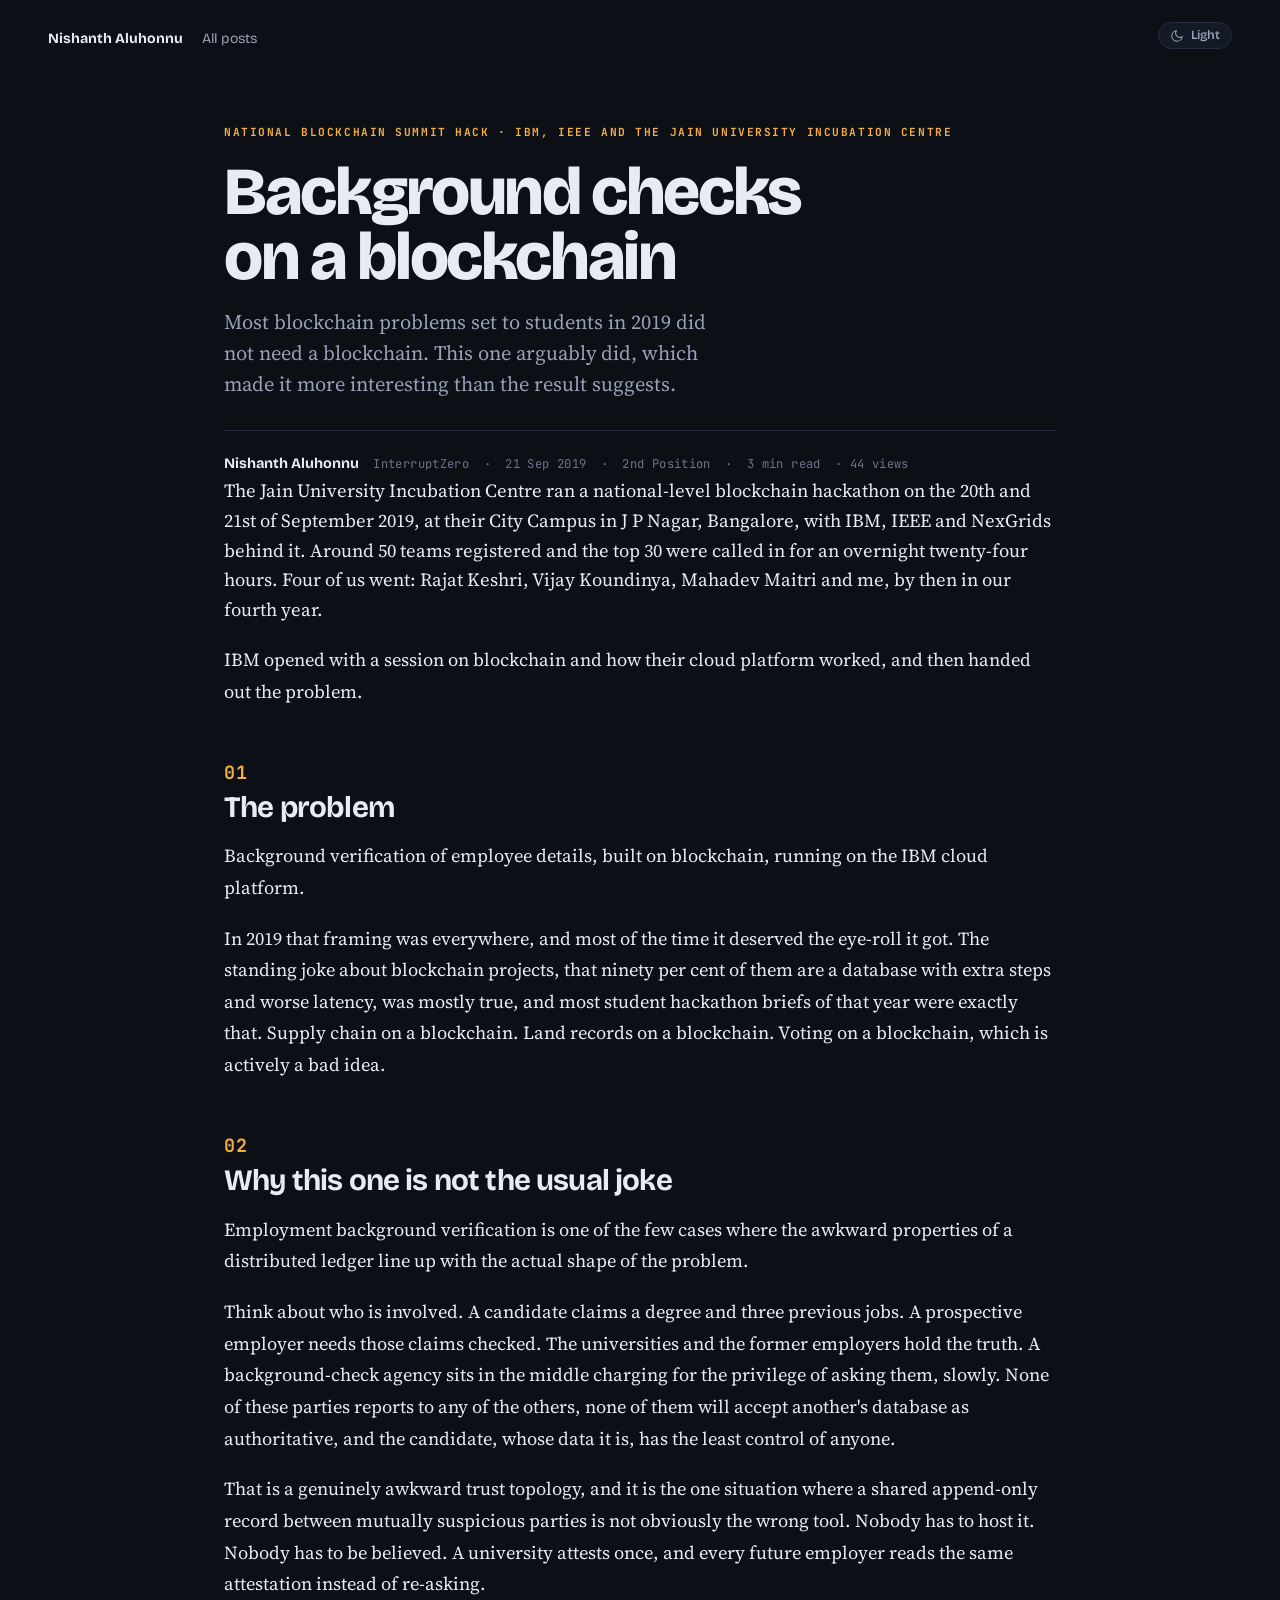
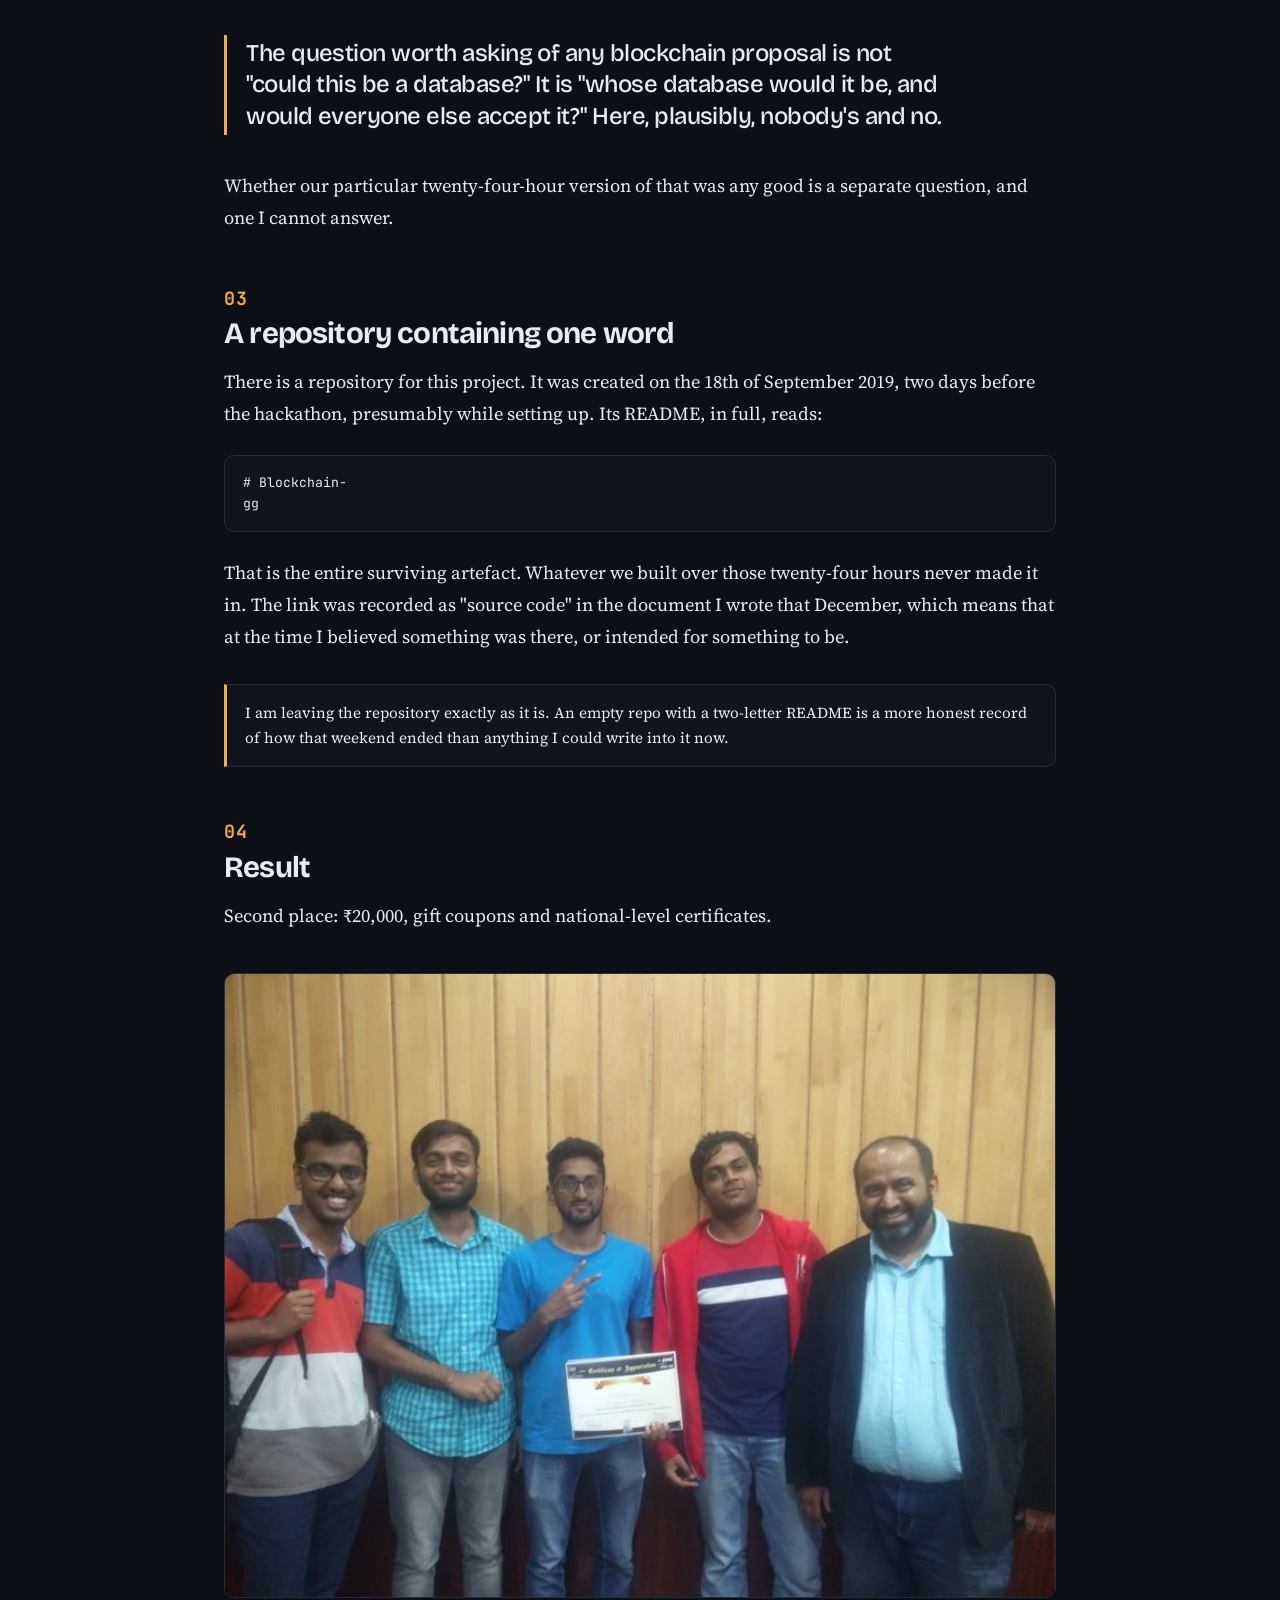
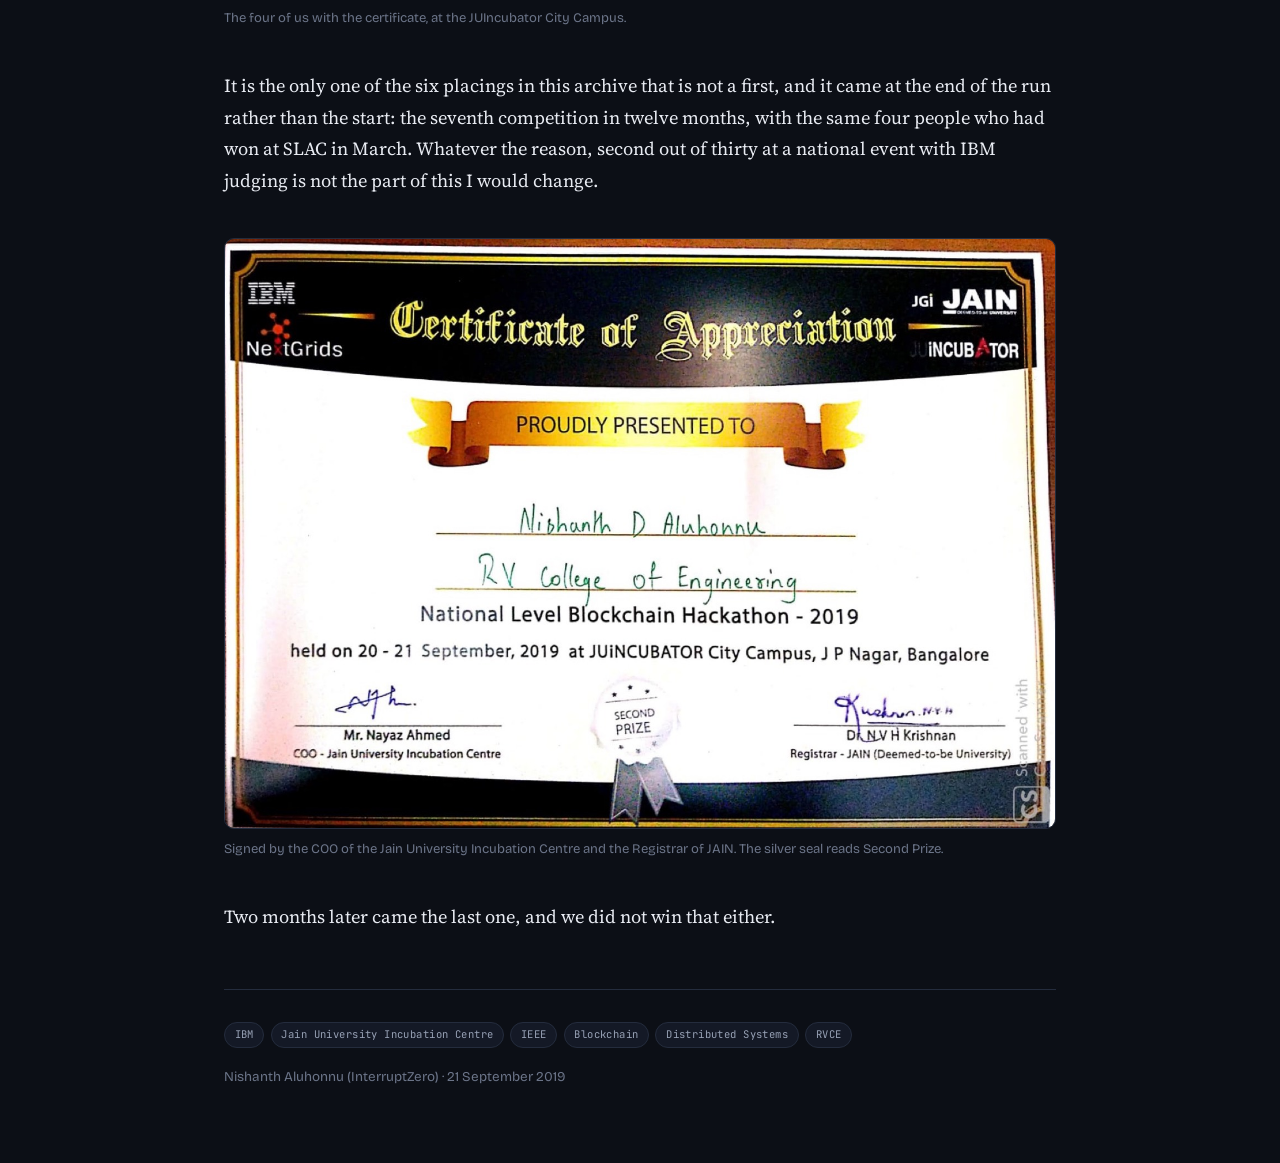
<file: blog/blockchain-summit-juincubator-2019/index.html>
<!doctype html>
<html lang="en">
<head>
<meta charset="utf-8">
<script>try{var t=localStorage.getItem('theme');if(t==='light')document.documentElement.setAttribute('data-theme','light');}catch(e){}</script>
<meta name="viewport" content="width=device-width, initial-scale=1, viewport-fit=cover">
<title>Background checks on a blockchain</title>
<meta name="description" content="IBM set the problem at the JUIncubator National Blockchain Summit: verify employee background details on a shared ledger. Second place, and a repository containing one word.">
<meta property="og:type" content="article">
<meta property="og:title" content="Background checks on a blockchain">
<meta property="og:description" content="IBM set the problem at the JUIncubator National Blockchain Summit: verify employee background details on a shared ledger. Second place, and a repository containing one word.">
<meta property="og:image" content="https://nishu88.github.io/assets/img/old_hacks/blockchain-2019-certificate.jpg">
<meta name="twitter:card" content="summary_large_image">
<link rel="icon" href="data:image/svg+xml,<svg xmlns='http://www.w3.org/2000/svg' viewBox='0 0 100 100'><text y='.9em' font-size='90'>&#127942;</text></svg>">
<link rel="stylesheet" href="https://fonts.googleapis.com/css2?family=Bricolage+Grotesque:opsz,wght@12..96,500;12..96,700;12..96,800&family=Source+Serif+4:ital,opsz,wght@0,8..60,400;0,8..60,600;1,8..60,400&family=JetBrains+Mono:wght@400;700&display=swap">
<link rel="stylesheet" href="../../assets/css/style.css">
</head>
<body>
<a class="skip" href="#main">Skip to main content</a>
<nav class="sitenav">
  <a class="brand" href="../../">Nishanth Aluhonnu</a>
  <a class="back" href="../../">All posts</a>
  <span class="spacer"></span>
  <button id="theme-toggle" type="button" aria-label="Switch to light theme">
    <svg class="i-moon" viewBox="0 0 24 24" aria-hidden="true"><path d="M21 12.8A9 9 0 1111.2 3a7 7 0 009.8 9.8z"/></svg>
    <svg class="i-sun" viewBox="0 0 24 24" aria-hidden="true"><circle cx="12" cy="12" r="4"/><path d="M12 2v2M12 20v2M4.9 4.9l1.4 1.4M17.7 17.7l1.4 1.4M2 12h2M20 12h2M4.9 19.1l1.4-1.4M17.7 6.3l1.4-1.4"/></svg>
    <span id="theme-label">Light</span>
  </button>
</nav>
<main id="main">
<div class="wrap">
  <header class="masthead col">
    <p class="kicker">National Blockchain Summit Hack · IBM, IEEE and the Jain University Incubation Centre</p>
    <h1>Background checks on a blockchain<span class="thin"></span></h1>
    <p class="deck">Most blockchain problems set to students in 2019 did not need a blockchain. This one arguably did, which made it more interesting than the result suggests.</p>
    <div class="byline">
      <span class="who">Nishanth Aluhonnu</span>
      <span class="meta">InterruptZero</span>
      <span class="meta">·</span>
      <span class="meta">21 Sep 2019</span>
      <span class="meta">·</span>
      <span class="meta">2nd Position</span>
      <span class="meta">·</span>
      <span class="meta">3 min read</span>
      <span class="meta" id="post-views" hidden></span>
    </div>
  </header>

  <div class="col">

    <p class="lede">The Jain University Incubation Centre ran a national-level blockchain hackathon on the 20th and 21st of September 2019, at their City Campus in J P Nagar, Bangalore, with IBM, IEEE and NexGrids behind it. Around 50 teams registered and the top 30 were called in for an overnight twenty-four hours. Four of us went: Rajat Keshri, Vijay Koundinya, Mahadev Maitri and me, by then in our fourth year.</p>

    <p>IBM opened with a session on blockchain and how their cloud platform worked, and then handed out the problem.</p>

    <h2><span class="num">01</span>The problem</h2>

    <p>Background verification of employee details, built on blockchain, running on the IBM cloud platform.</p>

    <p>In 2019 that framing was everywhere, and most of the time it deserved the eye-roll it got. The standing joke about blockchain projects, that ninety per cent of them are a database with extra steps and worse latency, was mostly true, and most student hackathon briefs of that year were exactly that. Supply chain on a blockchain. Land records on a blockchain. Voting on a blockchain, which is actively a bad idea.</p>

    <h2><span class="num">02</span>Why this one is not the usual joke</h2>

    <p>Employment background verification is one of the few cases where the awkward properties of a distributed ledger line up with the actual shape of the problem.</p>

    <p>Think about who is involved. A candidate claims a degree and three previous jobs. A prospective employer needs those claims checked. The universities and the former employers hold the truth. A background-check agency sits in the middle charging for the privilege of asking them, slowly. None of these parties reports to any of the others, none of them will accept another's database as authoritative, and the candidate, whose data it is, has the least control of anyone.</p>

    <p>That is a genuinely awkward trust topology, and it is the one situation where a shared append-only record between mutually suspicious parties is not obviously the wrong tool. Nobody has to host it. Nobody has to be believed. A university attests once, and every future employer reads the same attestation instead of re-asking.</p>

    <p class="pull">The question worth asking of any blockchain proposal is not "could this be a database?" It is "whose database would it be, and would everyone else accept it?" Here, plausibly, nobody's and no.</p>

    <p>Whether our particular twenty-four-hour version of that was any good is a separate question, and one I cannot answer.</p>

    <h2><span class="num">03</span>A repository containing one word</h2>

    <p>There is a repository for this project. It was created on the 18th of September 2019, two days before the hackathon, presumably while setting up. Its README, in full, reads:</p>

<pre><code># Blockchain-
gg</code></pre>

    <p>That is the entire surviving artefact. Whatever we built over those twenty-four hours never made it in. The link was recorded as "source code" in the document I wrote that December, which means that at the time I believed something was there, or intended for something to be.</p>

    <div class="note">
      <p>I am leaving the repository exactly as it is. An empty repo with a two-letter README is a more honest record of how that weekend ended than anything I could write into it now.</p>
    </div>

    <h2><span class="num">04</span>Result</h2>

    <p>Second place: ₹20,000, gift coupons and national-level certificates.</p>

    <figure>
      <img src="../../assets/img/old_hacks/blockchain-2019-team.jpg" alt="Four team members standing against a wood-panelled wall with a fifth person in a blazer at the right. One of them holds up a black and gold Certificate of Appreciation.">
      <figcaption>The four of us with the certificate, at the JUIncubator City Campus.</figcaption>
    </figure>

    <p>It is the only one of the six placings in this archive that is not a first, and it came at the end of the run rather than the start: the seventh competition in twelve months, with the same four people who had won at SLAC in March. Whatever the reason, second out of thirty at a national event with IBM judging is not the part of this I would change.</p>

    <figure>
      <img src="../../assets/img/old_hacks/blockchain-2019-certificate.jpg" alt="Certificate of Appreciation with IBM, NexGrids, JGI JAIN and JU Incubator logos, presented to Nishanth D Aluhonnu of RV College of Engineering for the National Level Blockchain Hackathon 2019, held on 20 to 21 September 2019 at JUIncubator City Campus, J P Nagar, Bangalore. A silver seal reads Second Prize.">
      <figcaption>Signed by the COO of the Jain University Incubation Centre and the Registrar of JAIN. The silver seal reads Second Prize.</figcaption>
    </figure>

    <p>Two months later came the last one, and we did not win that either.</p>


    <footer class="end">
      <ul class="tags">
        <li>IBM</li><li>Jain University Incubation Centre</li><li>IEEE</li><li>Blockchain</li><li>Distributed Systems</li><li>RVCE</li>
      </ul>
      <p>Nishanth Aluhonnu (InterruptZero) · 21 September 2019</p>
    </footer>
  </div>
</div>
</main>
<script>
(function(){
  var root=document.documentElement,
      btn=document.getElementById('theme-toggle'),
      lbl=document.getElementById('theme-label');
  function paint(){
    var light=root.getAttribute('data-theme')==='light';
    lbl.textContent=light?'Dark':'Light';
    btn.setAttribute('aria-label','Switch to '+(light?'dark':'light')+' theme');
  }
  paint();
  btn.addEventListener('click',function(){
    var light=root.getAttribute('data-theme')==='light';
    if(light){ root.removeAttribute('data-theme'); }
    else { root.setAttribute('data-theme','light'); }
    try{ localStorage.setItem('theme', light?'dark':'light'); }catch(e){}
    paint();
  });
})();
</script>
<script>
(function(){
  var imgs = document.querySelectorAll('figure img');
  if(!imgs.length) return;
  var box = null, opener = null;

  function close(){
    if(!box) return;
    document.removeEventListener('keydown', onKey, true);
    box.remove(); box = null;
    document.body.classList.remove('lb-open');
    if(opener){ opener.focus(); opener = null; }
  }
  function onKey(e){
    if(e.key === 'Escape'){ e.preventDefault(); close(); return; }
    if(e.key === 'Tab' && box){           // only one control inside, so keep focus on it
      e.preventDefault();
      box.querySelector('.close').focus();
    }
  }
  function open(img){
    if(box) return;
    opener = img;
    var fig = img.closest('figure'),
        cap = fig && fig.querySelector('figcaption');

    box = document.createElement('div');
    box.className = 'lightbox';
    box.setAttribute('role','dialog');
    box.setAttribute('aria-modal','true');
    box.setAttribute('aria-label', img.alt ? img.alt.slice(0,120) : 'Enlarged image');

    var btn = document.createElement('button');
    btn.type = 'button'; btn.className = 'close';
    btn.setAttribute('aria-label','Close image');
    btn.textContent = '\u00d7';

    var big = document.createElement('img');
    big.src = img.currentSrc || img.src;
    big.alt = img.alt || '';

    box.appendChild(btn);
    box.appendChild(big);
    if(cap){
      var p = document.createElement('p');
      p.className = 'cap'; p.textContent = cap.textContent;
      box.appendChild(p);
    }
    document.body.appendChild(box);
    document.body.classList.add('lb-open');
    btn.focus();
    box.addEventListener('click', close);
    document.addEventListener('keydown', onKey, true);
  }

  Array.prototype.forEach.call(imgs, function(img){
    img.tabIndex = 0;
    img.setAttribute('role','button');
    img.setAttribute('aria-label','Enlarge image' + (img.alt ? ': ' + img.alt.slice(0,80) : ''));
    img.addEventListener('click', function(){ open(img); });
    img.addEventListener('keydown', function(e){
      if(e.key === 'Enter' || e.key === ' '){ e.preventDefault(); open(img); }
    });
  });
})();
</script>

<!-- ── Analytics ──────────────────────────────────────────────────────────
     Both are cookieless, so no consent banner is needed.
     GoatCounter dashboard : https://nishu88.goatcounter.com
     Cloudflare            : dash.cloudflare.com → Analytics & Logs → Web Analytics
     Neither fires on localhost / 127.0.0.1 (see the guard below).           -->
<script>window.__analytics = !/^(localhost|127\.0\.0\.1|\[::1\])$/.test(location.hostname);</script>
<script>
if(window.__analytics){
  var g=document.createElement('script');
  g.async=true; g.src='//gc.zgo.at/count.js';
  g.setAttribute('data-goatcounter','https://nishu88.goatcounter.com/count');
  document.head.appendChild(g);

  var c=document.createElement('script');
  c.type='module'; c.src='https://static.cloudflareinsights.com/beacon.min.js';
  c.setAttribute('data-cf-beacon','{"token":"1c7f8f5a63014833bc865585958e417c"}');
  document.head.appendChild(c);
}
</script>
<script>
(function(){
  if(!window.__analytics) return;
  var el = document.getElementById('post-views');
  if(!el) return;
  var base = 44;   // seeded baseline; see /view-baselines.txt
  function show(n){
    if(!n || n <= 0) return;
    el.textContent = '\u00b7 ' + n.toLocaleString() + (n === 1 ? ' view' : ' views');
    el.hidden = false;
  }
  fetch('https://nishu88.goatcounter.com/counter/' + encodeURIComponent(location.pathname) + '.json', {mode:'cors'})
    .then(function(r){ return r.ok ? r.json() : Promise.reject(); })
    .then(function(d){
      var n = parseInt(String(d.count).replace(/[^0-9]/g,''), 10);
      show(base + (isNaN(n) ? 0 : n));
    }).catch(function(){ show(base); });
})();
</script>
</body>
</html>
</file>
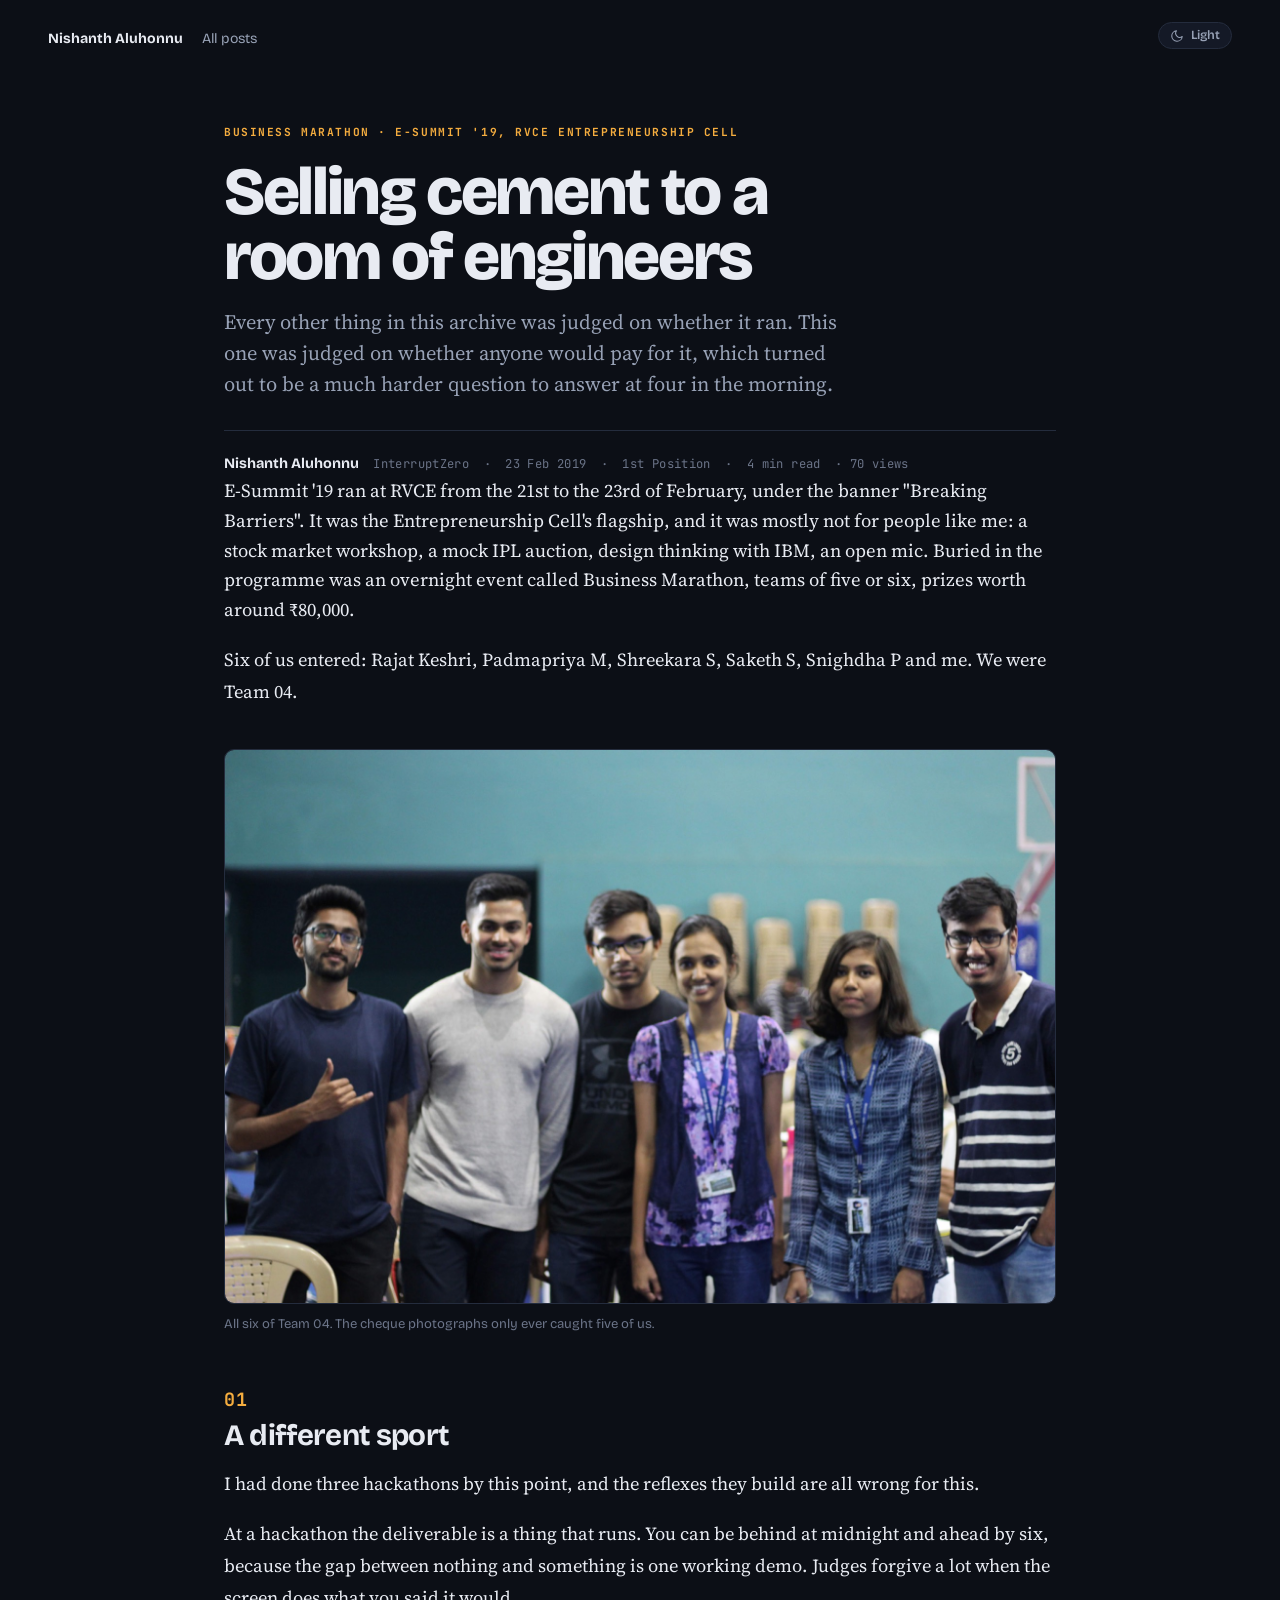
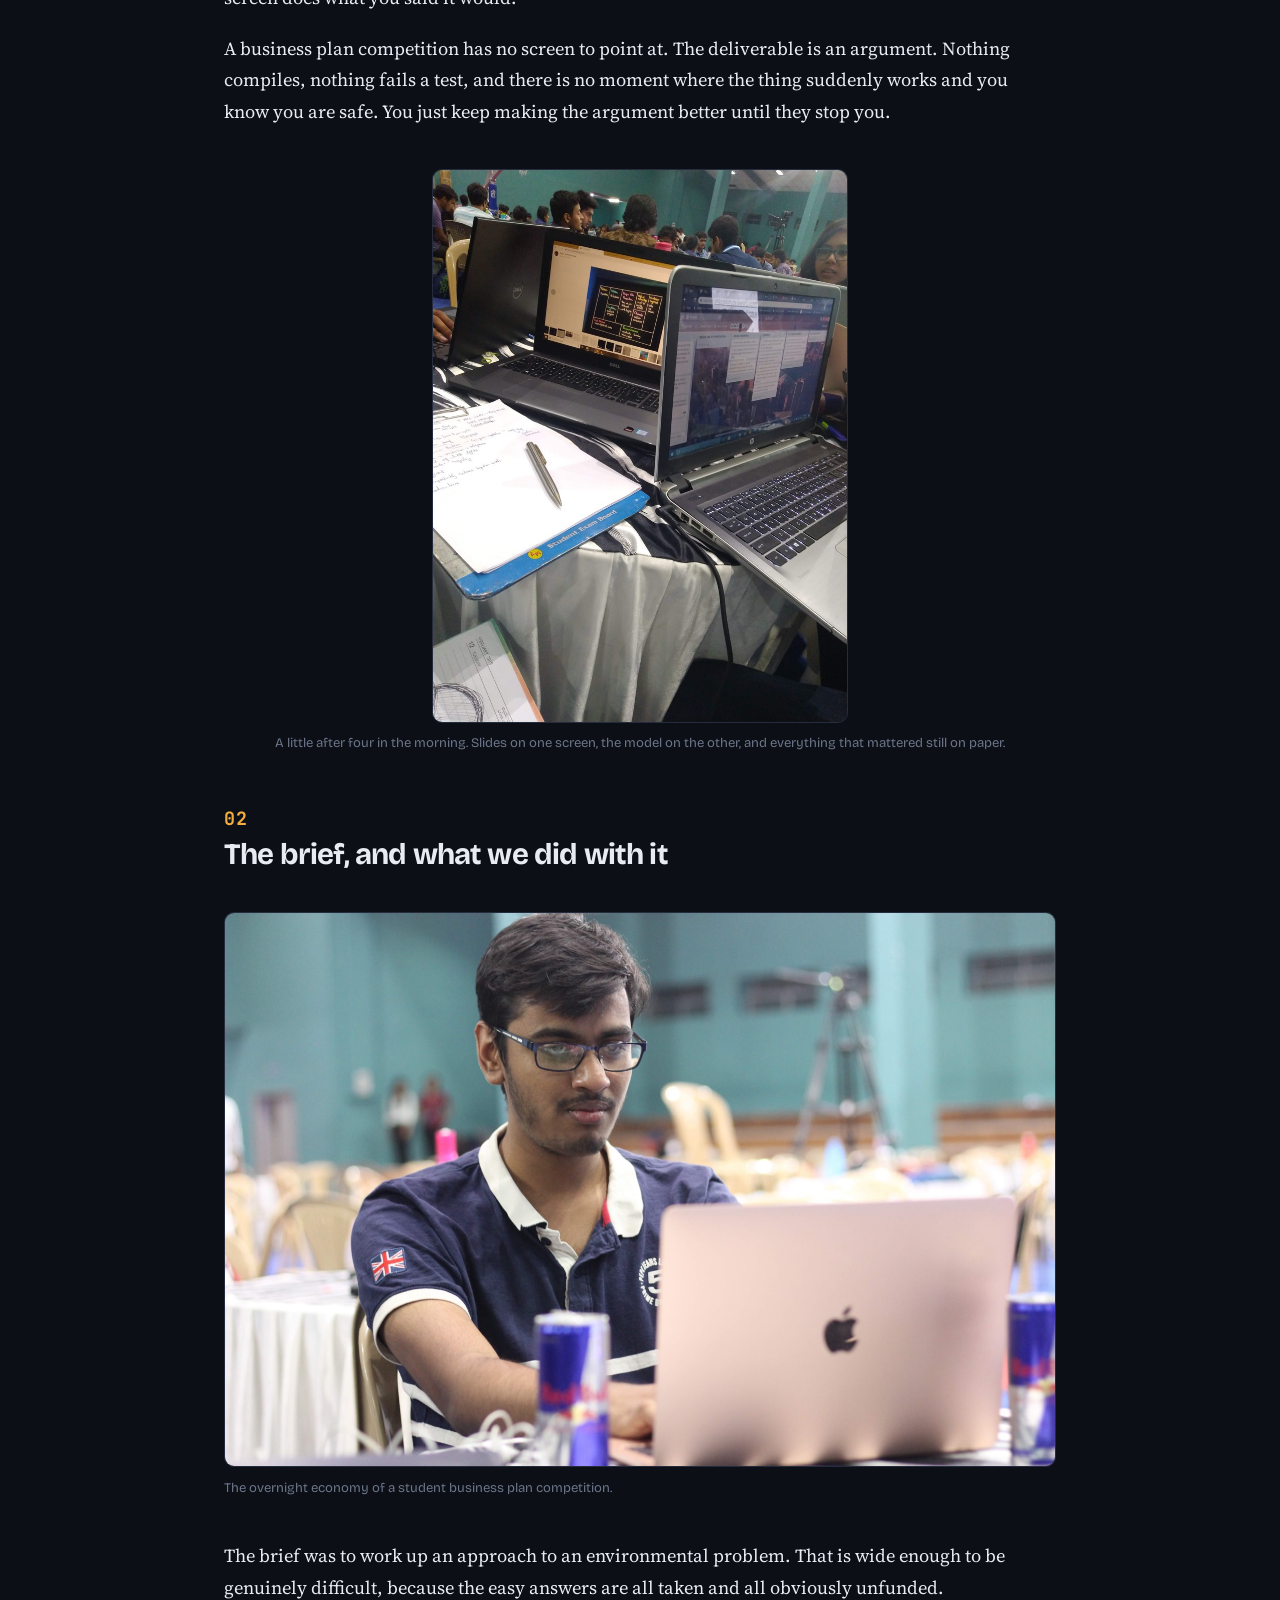
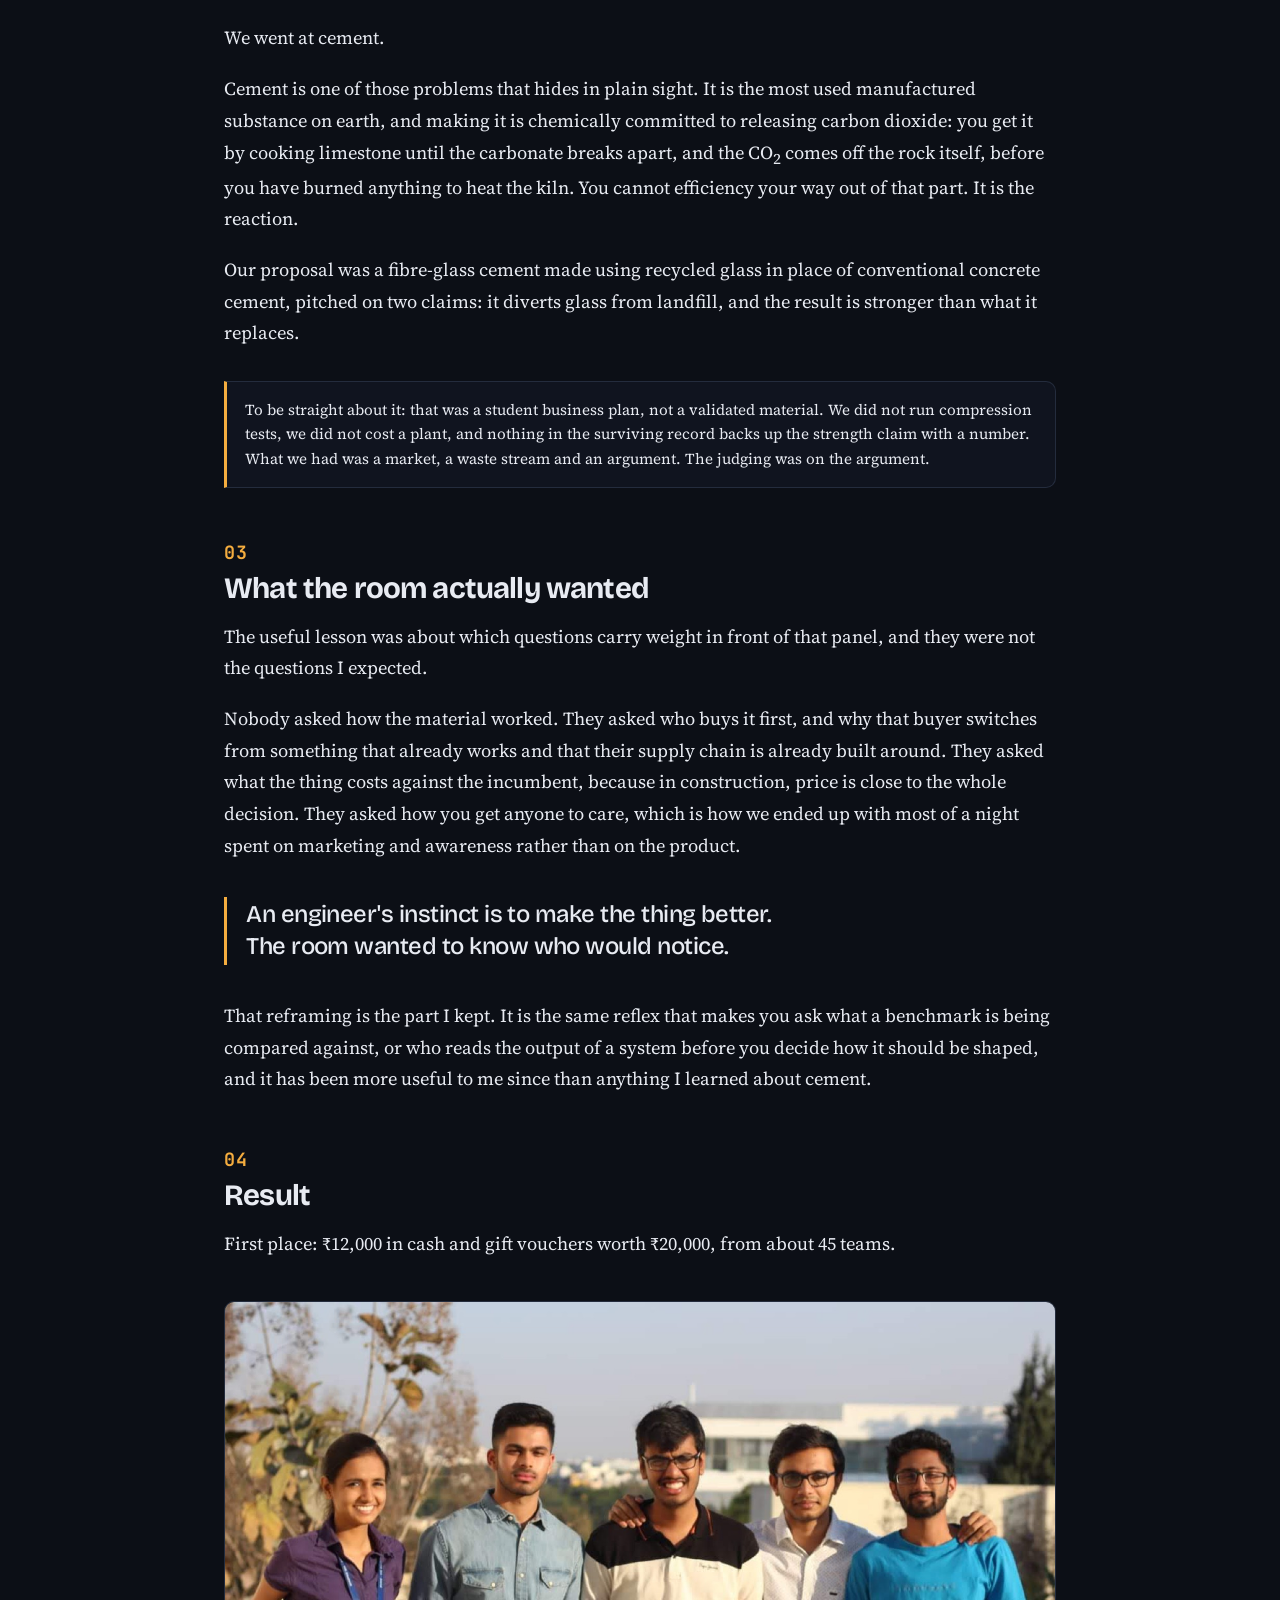
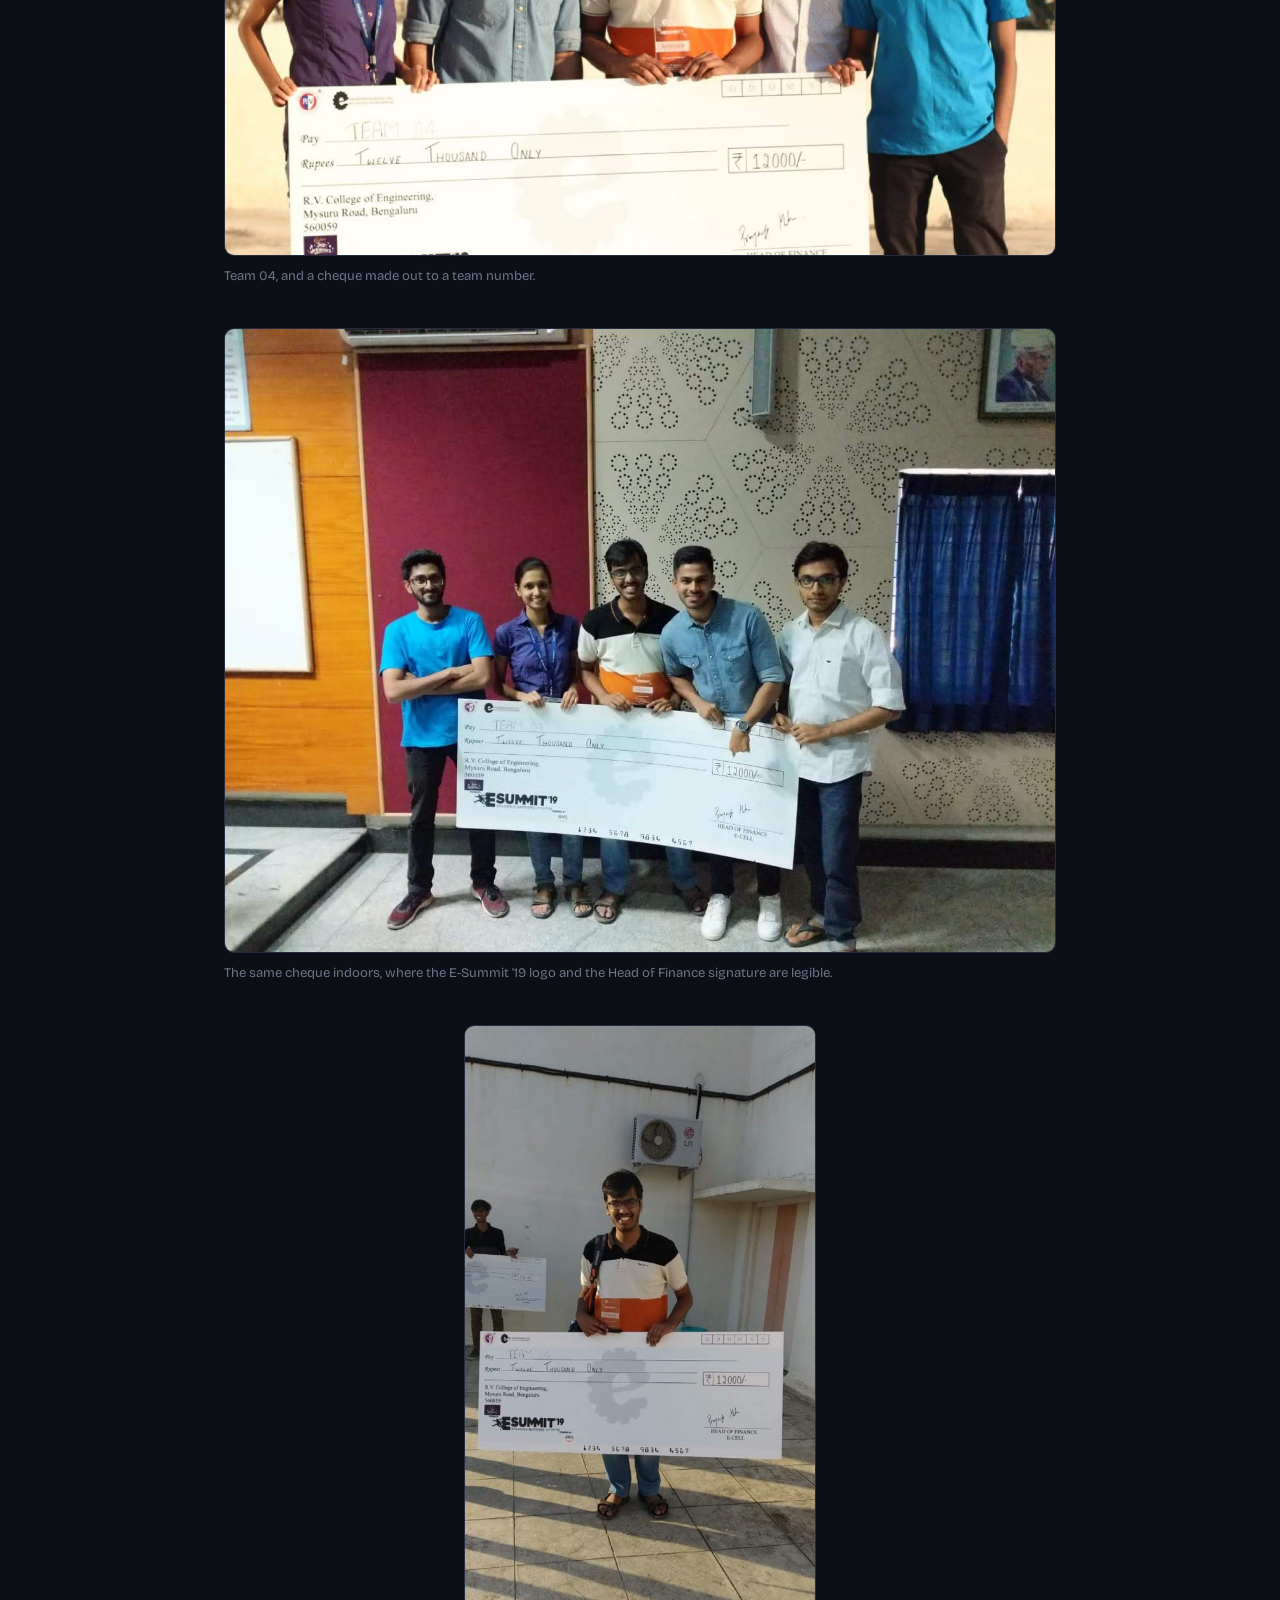
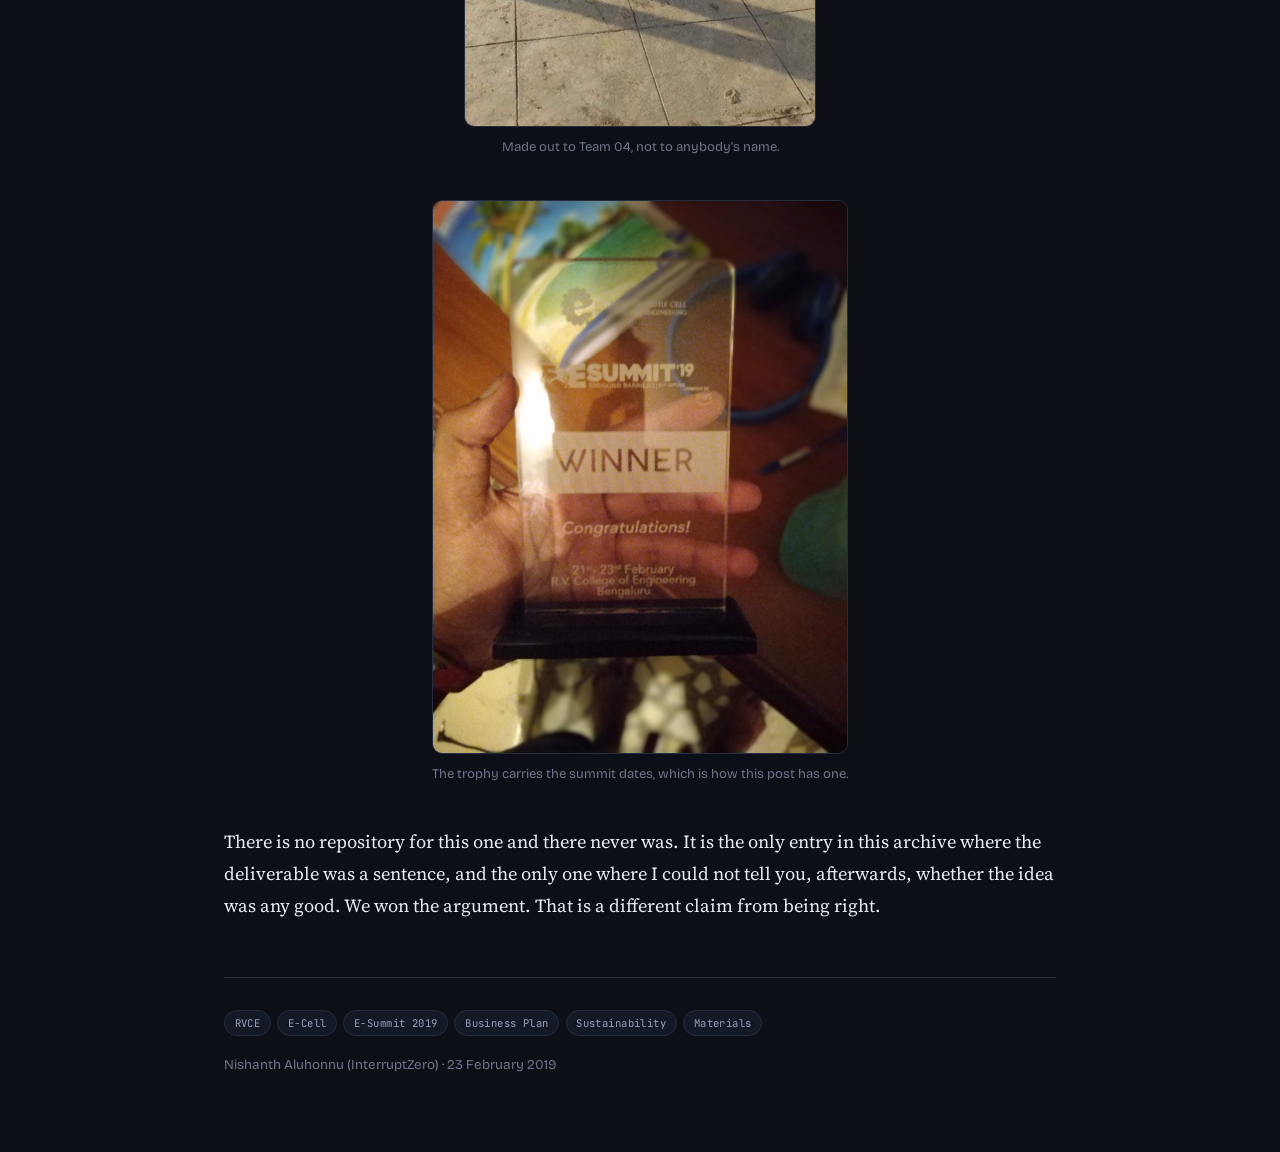
<file: blog/business-marathon-esummit-2019/index.html>
<!doctype html>
<html lang="en">
<head>
<meta charset="utf-8">
<script>try{var t=localStorage.getItem('theme');if(t==='light')document.documentElement.setAttribute('data-theme','light');}catch(e){}</script>
<meta name="viewport" content="width=device-width, initial-scale=1, viewport-fit=cover">
<title>Selling cement to a room of engineers</title>
<meta name="description" content="An overnight business plan competition at E-Summit 19, RVCE. No code, no demo, six people and a market. The one win in this archive with nothing to compile.">
<meta property="og:type" content="article">
<meta property="og:title" content="Selling cement to a room of engineers">
<meta property="og:description" content="An overnight business plan competition at E-Summit 19, RVCE. No code, no demo, six people and a market. The one win in this archive with nothing to compile.">
<meta property="og:image" content="https://nishu88.github.io/assets/img/old_hacks/esummit-2019-team-cheque.jpg">
<meta name="twitter:card" content="summary_large_image">
<link rel="icon" href="data:image/svg+xml,<svg xmlns='http://www.w3.org/2000/svg' viewBox='0 0 100 100'><text y='.9em' font-size='90'>&#127942;</text></svg>">
<link rel="stylesheet" href="https://fonts.googleapis.com/css2?family=Bricolage+Grotesque:opsz,wght@12..96,500;12..96,700;12..96,800&family=Source+Serif+4:ital,opsz,wght@0,8..60,400;0,8..60,600;1,8..60,400&family=JetBrains+Mono:wght@400;700&display=swap">
<link rel="stylesheet" href="../../assets/css/style.css">
</head>
<body>
<a class="skip" href="#main">Skip to main content</a>
<nav class="sitenav">
  <a class="brand" href="../../">Nishanth Aluhonnu</a>
  <a class="back" href="../../">All posts</a>
  <span class="spacer"></span>
  <button id="theme-toggle" type="button" aria-label="Switch to light theme">
    <svg class="i-moon" viewBox="0 0 24 24" aria-hidden="true"><path d="M21 12.8A9 9 0 1111.2 3a7 7 0 009.8 9.8z"/></svg>
    <svg class="i-sun" viewBox="0 0 24 24" aria-hidden="true"><circle cx="12" cy="12" r="4"/><path d="M12 2v2M12 20v2M4.9 4.9l1.4 1.4M17.7 17.7l1.4 1.4M2 12h2M20 12h2M4.9 19.1l1.4-1.4M17.7 6.3l1.4-1.4"/></svg>
    <span id="theme-label">Light</span>
  </button>
</nav>
<main id="main">
<div class="wrap">
  <header class="masthead col">
    <p class="kicker">Business Marathon · E-Summit '19, RVCE Entrepreneurship Cell</p>
    <h1>Selling cement to a room of engineers<span class="thin"></span></h1>
    <p class="deck">Every other thing in this archive was judged on whether it ran. This one was judged on whether anyone would pay for it, which turned out to be a much harder question to answer at four in the morning.</p>
    <div class="byline">
      <span class="who">Nishanth Aluhonnu</span>
      <span class="meta">InterruptZero</span>
      <span class="meta">·</span>
      <span class="meta">23 Feb 2019</span>
      <span class="meta">·</span>
      <span class="meta">1st Position</span>
      <span class="meta">·</span>
      <span class="meta">4 min read</span>
      <span class="meta" id="post-views" hidden></span>
    </div>
  </header>

  <div class="col">

    <p class="lede">E-Summit '19 ran at RVCE from the 21st to the 23rd of February, under the banner "Breaking Barriers". It was the Entrepreneurship Cell's flagship, and it was mostly not for people like me: a stock market workshop, a mock IPL auction, design thinking with IBM, an open mic. Buried in the programme was an overnight event called Business Marathon, teams of five or six, prizes worth around ₹80,000.</p>

    <p>Six of us entered: Rajat Keshri, Padmapriya M, Shreekara S, Saketh S, Snighdha P and me. We were Team 04.</p>

    <figure class="bleed">
      <img src="../../assets/img/old_hacks/esummit-2019-team-six.jpg" alt="All six members of the team standing together in a sports hall, smiling at the camera, several wearing event lanyards.">
      <figcaption>All six of Team 04. The cheque photographs only ever caught five of us.</figcaption>
    </figure>

    <h2><span class="num">01</span>A different sport</h2>

    <p>I had done three hackathons by this point, and the reflexes they build are all wrong for this.</p>

    <p>At a hackathon the deliverable is a thing that runs. You can be behind at midnight and ahead by six, because the gap between nothing and something is one working demo. Judges forgive a lot when the screen does what you said it would.</p>

    <p>A business plan competition has no screen to point at. The deliverable is an argument. Nothing compiles, nothing fails a test, and there is no moment where the thing suddenly works and you know you are safe. You just keep making the argument better until they stop you.</p>

    <figure class="portrait">
      <img src="../../assets/img/old_hacks/esummit-2019-overnight.jpg" alt="Two open laptops on a cloth-covered table in a crowded hall at 4am. One shows a grid of coloured sticky notes laid out as a business model canvas; the other shows a document with images. A ruled notebook on a Student Exam Board clipboard sits in front, covered in handwriting.">
      <figcaption>A little after four in the morning. Slides on one screen, the model on the other, and everything that mattered still on paper.</figcaption>
    </figure>

    <h2><span class="num">02</span>The brief, and what we did with it</h2>

    <figure class="bleed">
      <img src="../../assets/img/old_hacks/esummit-2019-working.jpg" alt="A student working at a laptop in a large hall during the overnight event, with two cans of Red Bull on the table in front of him and camera equipment visible in the background.">
      <figcaption>The overnight economy of a student business plan competition.</figcaption>
    </figure>

    <p>The brief was to work up an approach to an environmental problem. That is wide enough to be genuinely difficult, because the easy answers are all taken and all obviously unfunded.</p>

    <p>We went at cement.</p>

    <p>Cement is one of those problems that hides in plain sight. It is the most used manufactured substance on earth, and making it is chemically committed to releasing carbon dioxide: you get it by cooking limestone until the carbonate breaks apart, and the CO<sub>2</sub> comes off the rock itself, before you have burned anything to heat the kiln. You cannot efficiency your way out of that part. It is the reaction.</p>

    <p>Our proposal was a fibre-glass cement made using recycled glass in place of conventional concrete cement, pitched on two claims: it diverts glass from landfill, and the result is stronger than what it replaces.</p>

    <div class="note">
      <p>To be straight about it: that was a student business plan, not a validated material. We did not run compression tests, we did not cost a plant, and nothing in the surviving record backs up the strength claim with a number. What we had was a market, a waste stream and an argument. The judging was on the argument.</p>
    </div>

    <h2><span class="num">03</span>What the room actually wanted</h2>

    <p>The useful lesson was about which questions carry weight in front of that panel, and they were not the questions I expected.</p>

    <p>Nobody asked how the material worked. They asked who buys it first, and why that buyer switches from something that already works and that their supply chain is already built around. They asked what the thing costs against the incumbent, because in construction, price is close to the whole decision. They asked how you get anyone to care, which is how we ended up with most of a night spent on marketing and awareness rather than on the product.</p>

    <p class="pull">An engineer's instinct is to make the thing better. The room wanted to know who would notice.</p>

    <p>That reframing is the part I kept. It is the same reflex that makes you ask what a benchmark is being compared against, or who reads the output of a system before you decide how it should be shaped, and it has been more useful to me since than anything I learned about cement.</p>

    <h2><span class="num">04</span>Result</h2>

    <p>First place: ₹12,000 in cash and gift vouchers worth ₹20,000, from about 45 teams.</p>

    <figure class="bleed">
      <img src="../../assets/img/old_hacks/esummit-2019-team-cheque.jpg" alt="Five members of the winning team standing outdoors on a rooftop, holding a large cheque. The cheque is handwritten: Pay Team 04, Rupees Twelve Thousand Only, twelve thousand rupees, drawn on R. V. College of Engineering, Mysuru Road, Bengaluru 560059.">
      <figcaption>Team 04, and a cheque made out to a team number.</figcaption>
    </figure>

    <figure>
      <img src="../../assets/img/old_hacks/esummit-2019-team-indoor.jpg" alt="Five team members indoors holding the twelve thousand rupee cheque, which carries the E-Summit 19 logo and is signed by the E-Cell Head of Finance.">
      <figcaption>The same cheque indoors, where the E-Summit '19 logo and the Head of Finance signature are legible.</figcaption>
    </figure>

    <figure class="portrait">
      <img src="../../assets/img/old_hacks/esummit-2019-solo-cheque.jpg" alt="A single team member on a rooftop holding the twelve thousand rupee cheque, with another participant holding a second cheque in the background.">
      <figcaption>Made out to Team 04, not to anybody's name.</figcaption>
    </figure>

    <figure class="portrait">
      <img src="../../assets/img/old_hacks/esummit-2019-trophy.jpg" alt="A clear acrylic trophy held in one hand, engraved: E-Summit 19, Breaking Barriers, WINNER, Congratulations, 21st to 23rd February, R.V. College of Engineering Bengaluru.">
      <figcaption>The trophy carries the summit dates, which is how this post has one.</figcaption>
    </figure>

    <p>There is no repository for this one and there never was. It is the only entry in this archive where the deliverable was a sentence, and the only one where I could not tell you, afterwards, whether the idea was any good. We won the argument. That is a different claim from being right.</p>


    <footer class="end">
      <ul class="tags">
        <li>RVCE</li><li>E-Cell</li><li>E-Summit 2019</li><li>Business Plan</li><li>Sustainability</li><li>Materials</li>
      </ul>
      <p>Nishanth Aluhonnu (InterruptZero) · 23 February 2019</p>
    </footer>
  </div>
</div>
</main>
<script>
(function(){
  var root=document.documentElement,
      btn=document.getElementById('theme-toggle'),
      lbl=document.getElementById('theme-label');
  function paint(){
    var light=root.getAttribute('data-theme')==='light';
    lbl.textContent=light?'Dark':'Light';
    btn.setAttribute('aria-label','Switch to '+(light?'dark':'light')+' theme');
  }
  paint();
  btn.addEventListener('click',function(){
    var light=root.getAttribute('data-theme')==='light';
    if(light){ root.removeAttribute('data-theme'); }
    else { root.setAttribute('data-theme','light'); }
    try{ localStorage.setItem('theme', light?'dark':'light'); }catch(e){}
    paint();
  });
})();
</script>
<script>
(function(){
  var imgs = document.querySelectorAll('figure img');
  if(!imgs.length) return;
  var box = null, opener = null;

  function close(){
    if(!box) return;
    document.removeEventListener('keydown', onKey, true);
    box.remove(); box = null;
    document.body.classList.remove('lb-open');
    if(opener){ opener.focus(); opener = null; }
  }
  function onKey(e){
    if(e.key === 'Escape'){ e.preventDefault(); close(); return; }
    if(e.key === 'Tab' && box){           // only one control inside, so keep focus on it
      e.preventDefault();
      box.querySelector('.close').focus();
    }
  }
  function open(img){
    if(box) return;
    opener = img;
    var fig = img.closest('figure'),
        cap = fig && fig.querySelector('figcaption');

    box = document.createElement('div');
    box.className = 'lightbox';
    box.setAttribute('role','dialog');
    box.setAttribute('aria-modal','true');
    box.setAttribute('aria-label', img.alt ? img.alt.slice(0,120) : 'Enlarged image');

    var btn = document.createElement('button');
    btn.type = 'button'; btn.className = 'close';
    btn.setAttribute('aria-label','Close image');
    btn.textContent = '\u00d7';

    var big = document.createElement('img');
    big.src = img.currentSrc || img.src;
    big.alt = img.alt || '';

    box.appendChild(btn);
    box.appendChild(big);
    if(cap){
      var p = document.createElement('p');
      p.className = 'cap'; p.textContent = cap.textContent;
      box.appendChild(p);
    }
    document.body.appendChild(box);
    document.body.classList.add('lb-open');
    btn.focus();
    box.addEventListener('click', close);
    document.addEventListener('keydown', onKey, true);
  }

  Array.prototype.forEach.call(imgs, function(img){
    img.tabIndex = 0;
    img.setAttribute('role','button');
    img.setAttribute('aria-label','Enlarge image' + (img.alt ? ': ' + img.alt.slice(0,80) : ''));
    img.addEventListener('click', function(){ open(img); });
    img.addEventListener('keydown', function(e){
      if(e.key === 'Enter' || e.key === ' '){ e.preventDefault(); open(img); }
    });
  });
})();
</script>

<!-- ── Analytics ──────────────────────────────────────────────────────────
     Both are cookieless, so no consent banner is needed.
     GoatCounter dashboard : https://nishu88.goatcounter.com
     Cloudflare            : dash.cloudflare.com → Analytics & Logs → Web Analytics
     Neither fires on localhost / 127.0.0.1 (see the guard below).           -->
<script>window.__analytics = !/^(localhost|127\.0\.0\.1|\[::1\])$/.test(location.hostname);</script>
<script>
if(window.__analytics){
  var g=document.createElement('script');
  g.async=true; g.src='//gc.zgo.at/count.js';
  g.setAttribute('data-goatcounter','https://nishu88.goatcounter.com/count');
  document.head.appendChild(g);

  var c=document.createElement('script');
  c.type='module'; c.src='https://static.cloudflareinsights.com/beacon.min.js';
  c.setAttribute('data-cf-beacon','{"token":"1c7f8f5a63014833bc865585958e417c"}');
  document.head.appendChild(c);
}
</script>
<script>
(function(){
  if(!window.__analytics) return;
  var el = document.getElementById('post-views');
  if(!el) return;
  var base = 70;   // seeded baseline; see /view-baselines.txt
  function show(n){
    if(!n || n <= 0) return;
    el.textContent = '\u00b7 ' + n.toLocaleString() + (n === 1 ? ' view' : ' views');
    el.hidden = false;
  }
  fetch('https://nishu88.goatcounter.com/counter/' + encodeURIComponent(location.pathname) + '.json', {mode:'cors'})
    .then(function(r){ return r.ok ? r.json() : Promise.reject(); })
    .then(function(d){
      var n = parseInt(String(d.count).replace(/[^0-9]/g,''), 10);
      show(base + (isNaN(n) ? 0 : n));
    }).catch(function(){ show(base); });
})();
</script>
</body>
</html>
</file>
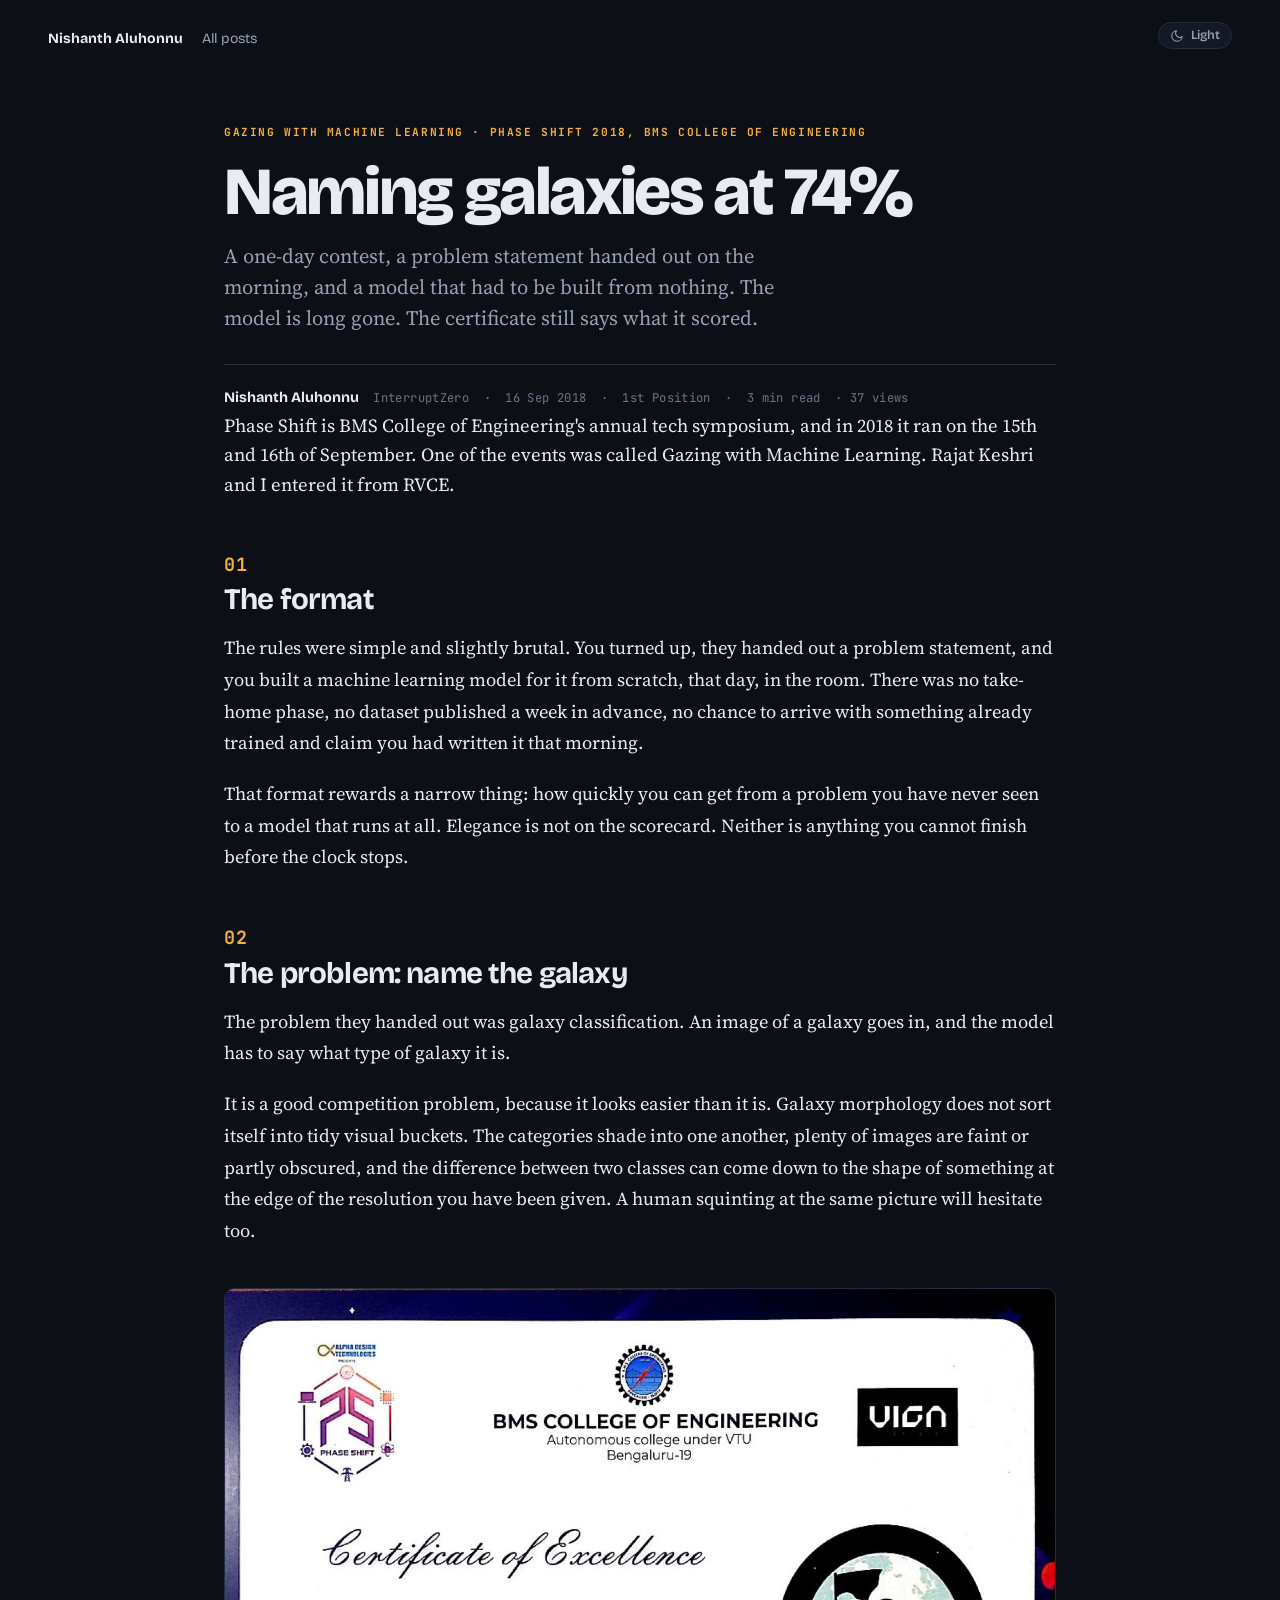
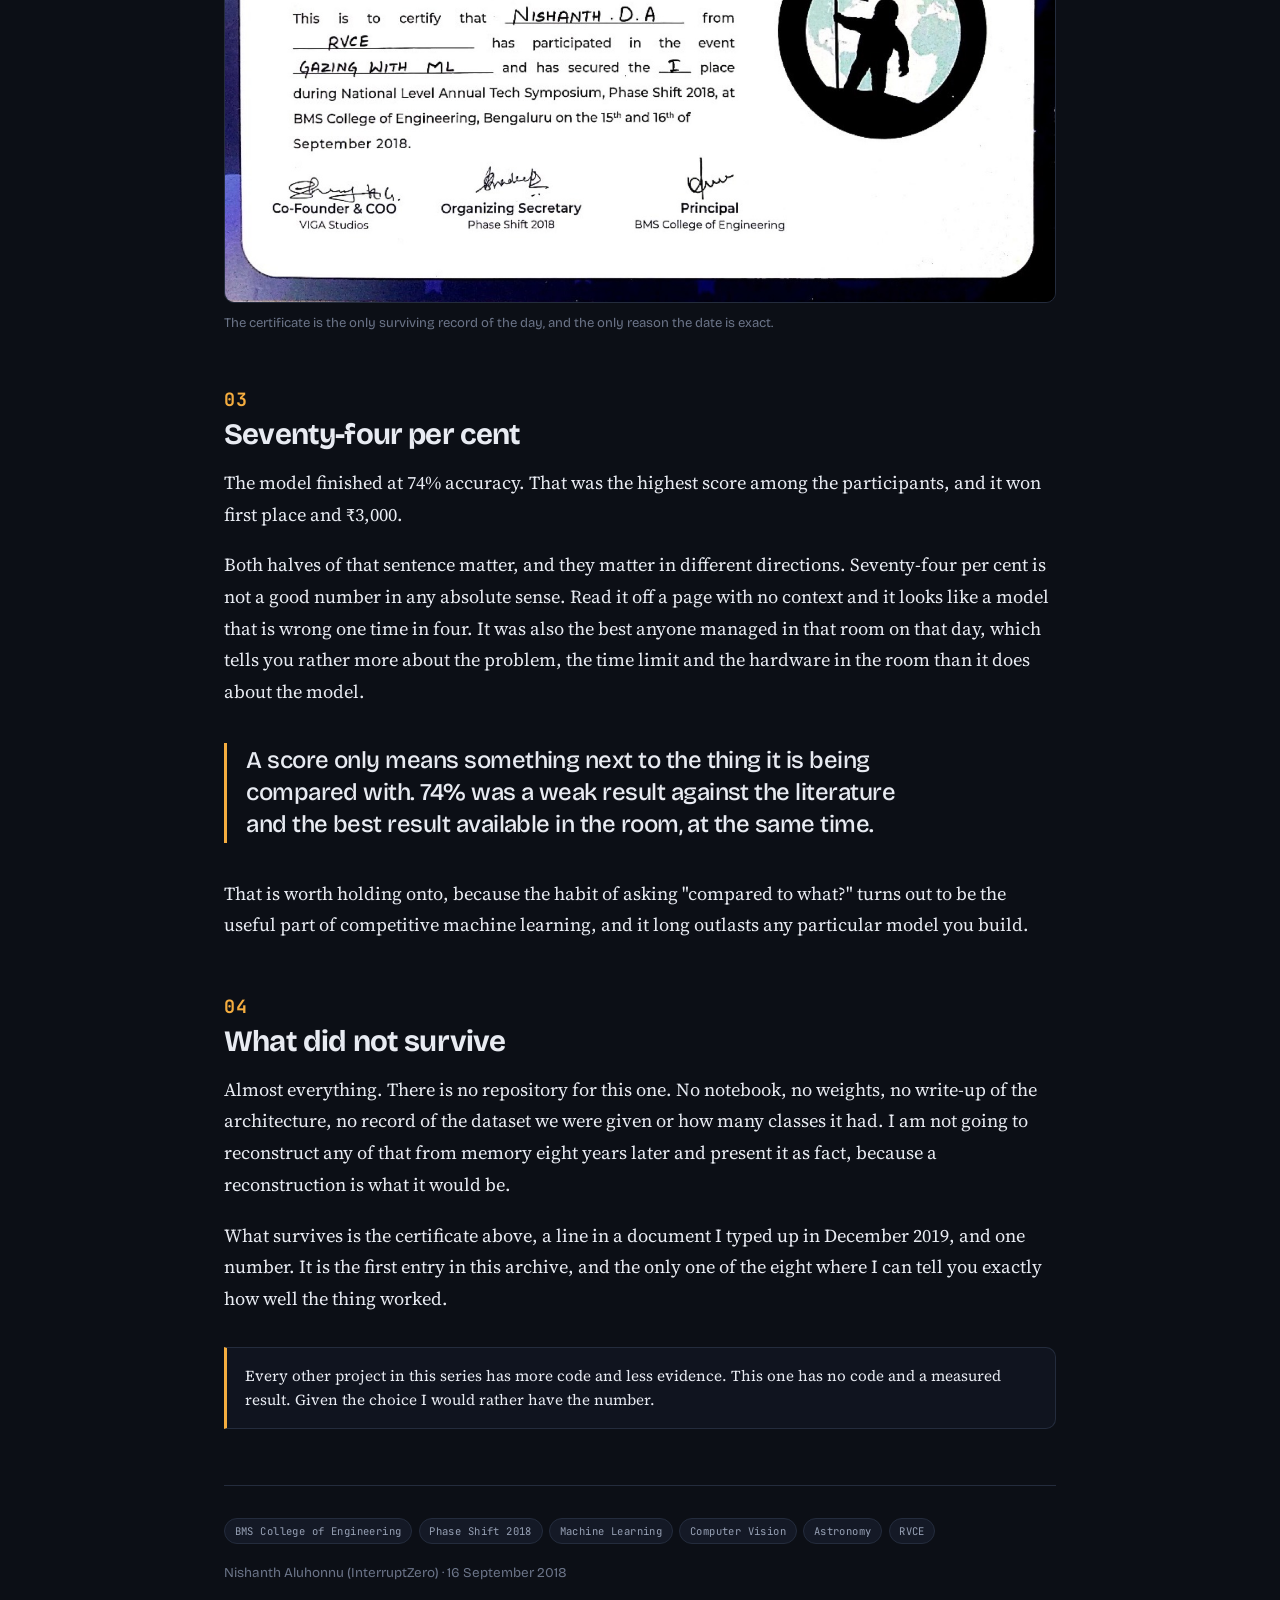
<file: blog/gazing-with-ml-phaseshift-2018/index.html>
<!doctype html>
<html lang="en">
<head>
<meta charset="utf-8">
<script>try{var t=localStorage.getItem('theme');if(t==='light')document.documentElement.setAttribute('data-theme','light');}catch(e){}</script>
<meta name="viewport" content="width=device-width, initial-scale=1, viewport-fit=cover">
<title>Naming galaxies at 74%</title>
<meta name="description" content="A one-day machine learning contest at Phase Shift 2018: given an image of a galaxy, say which kind it is. 74% was the highest score in the room.">
<meta property="og:type" content="article">
<meta property="og:title" content="Naming galaxies at 74%">
<meta property="og:description" content="A one-day machine learning contest at Phase Shift 2018: given an image of a galaxy, say which kind it is. 74% was the highest score in the room.">
<meta property="og:image" content="https://nishu88.github.io/assets/img/old_hacks/phaseshift-2018-certificate.jpg">
<meta name="twitter:card" content="summary_large_image">
<link rel="icon" href="data:image/svg+xml,<svg xmlns='http://www.w3.org/2000/svg' viewBox='0 0 100 100'><text y='.9em' font-size='90'>&#127942;</text></svg>">
<link rel="stylesheet" href="https://fonts.googleapis.com/css2?family=Bricolage+Grotesque:opsz,wght@12..96,500;12..96,700;12..96,800&family=Source+Serif+4:ital,opsz,wght@0,8..60,400;0,8..60,600;1,8..60,400&family=JetBrains+Mono:wght@400;700&display=swap">
<link rel="stylesheet" href="../../assets/css/style.css">
</head>
<body>
<a class="skip" href="#main">Skip to main content</a>
<nav class="sitenav">
  <a class="brand" href="../../">Nishanth Aluhonnu</a>
  <a class="back" href="../../">All posts</a>
  <span class="spacer"></span>
  <button id="theme-toggle" type="button" aria-label="Switch to light theme">
    <svg class="i-moon" viewBox="0 0 24 24" aria-hidden="true"><path d="M21 12.8A9 9 0 1111.2 3a7 7 0 009.8 9.8z"/></svg>
    <svg class="i-sun" viewBox="0 0 24 24" aria-hidden="true"><circle cx="12" cy="12" r="4"/><path d="M12 2v2M12 20v2M4.9 4.9l1.4 1.4M17.7 17.7l1.4 1.4M2 12h2M20 12h2M4.9 19.1l1.4-1.4M17.7 6.3l1.4-1.4"/></svg>
    <span id="theme-label">Light</span>
  </button>
</nav>
<main id="main">
<div class="wrap">
  <header class="masthead col">
    <p class="kicker">Gazing with Machine Learning · Phase Shift 2018, BMS College of Engineering</p>
    <h1>Naming galaxies at 74%<span class="thin"></span></h1>
    <p class="deck">A one-day contest, a problem statement handed out on the morning, and a model that had to be built from nothing. The model is long gone. The certificate still says what it scored.</p>
    <div class="byline">
      <span class="who">Nishanth Aluhonnu</span>
      <span class="meta">InterruptZero</span>
      <span class="meta">·</span>
      <span class="meta">16 Sep 2018</span>
      <span class="meta">·</span>
      <span class="meta">1st Position</span>
      <span class="meta">·</span>
      <span class="meta">3 min read</span>
      <span class="meta" id="post-views" hidden></span>
    </div>
  </header>

  <div class="col">

    <p class="lede">Phase Shift is BMS College of Engineering's annual tech symposium, and in 2018 it ran on the 15th and 16th of September. One of the events was called Gazing with Machine Learning. Rajat Keshri and I entered it from RVCE.</p>

    <h2><span class="num">01</span>The format</h2>

    <p>The rules were simple and slightly brutal. You turned up, they handed out a problem statement, and you built a machine learning model for it from scratch, that day, in the room. There was no take-home phase, no dataset published a week in advance, no chance to arrive with something already trained and claim you had written it that morning.</p>

    <p>That format rewards a narrow thing: how quickly you can get from a problem you have never seen to a model that runs at all. Elegance is not on the scorecard. Neither is anything you cannot finish before the clock stops.</p>

    <h2><span class="num">02</span>The problem: name the galaxy</h2>

    <p>The problem they handed out was galaxy classification. An image of a galaxy goes in, and the model has to say what type of galaxy it is.</p>

    <p>It is a good competition problem, because it looks easier than it is. Galaxy morphology does not sort itself into tidy visual buckets. The categories shade into one another, plenty of images are faint or partly obscured, and the difference between two classes can come down to the shape of something at the edge of the resolution you have been given. A human squinting at the same picture will hesitate too.</p>

    <figure>
      <img src="../../assets/img/old_hacks/phaseshift-2018-certificate.jpg" alt="Certificate of Excellence from BMS College of Engineering. Handwritten fields read: Nishanth D A, from RVCE, event Gazing with ML, secured the I place. Printed text records the National Level Annual Tech Symposium, Phase Shift 2018, held on the 15th and 16th of September 2018.">
      <figcaption>The certificate is the only surviving record of the day, and the only reason the date is exact.</figcaption>
    </figure>

    <h2><span class="num">03</span>Seventy-four per cent</h2>

    <p>The model finished at 74% accuracy. That was the highest score among the participants, and it won first place and ₹3,000.</p>

    <p>Both halves of that sentence matter, and they matter in different directions. Seventy-four per cent is not a good number in any absolute sense. Read it off a page with no context and it looks like a model that is wrong one time in four. It was also the best anyone managed in that room on that day, which tells you rather more about the problem, the time limit and the hardware in the room than it does about the model.</p>

    <p class="pull">A score only means something next to the thing it is being compared with. 74% was a weak result against the literature and the best result available in the room, at the same time.</p>

    <p>That is worth holding onto, because the habit of asking "compared to what?" turns out to be the useful part of competitive machine learning, and it long outlasts any particular model you build.</p>

    <h2><span class="num">04</span>What did not survive</h2>

    <p>Almost everything. There is no repository for this one. No notebook, no weights, no write-up of the architecture, no record of the dataset we were given or how many classes it had. I am not going to reconstruct any of that from memory eight years later and present it as fact, because a reconstruction is what it would be.</p>

    <p>What survives is the certificate above, a line in a document I typed up in December 2019, and one number. It is the first entry in this archive, and the only one of the eight where I can tell you exactly how well the thing worked.</p>

    <div class="note">
      <p>Every other project in this series has more code and less evidence. This one has no code and a measured result. Given the choice I would rather have the number.</p>
    </div>


    <footer class="end">
      <ul class="tags">
        <li>BMS College of Engineering</li><li>Phase Shift 2018</li><li>Machine Learning</li><li>Computer Vision</li><li>Astronomy</li><li>RVCE</li>
      </ul>
      <p>Nishanth Aluhonnu (InterruptZero) · 16 September 2018</p>
    </footer>
  </div>
</div>
</main>
<script>
(function(){
  var root=document.documentElement,
      btn=document.getElementById('theme-toggle'),
      lbl=document.getElementById('theme-label');
  function paint(){
    var light=root.getAttribute('data-theme')==='light';
    lbl.textContent=light?'Dark':'Light';
    btn.setAttribute('aria-label','Switch to '+(light?'dark':'light')+' theme');
  }
  paint();
  btn.addEventListener('click',function(){
    var light=root.getAttribute('data-theme')==='light';
    if(light){ root.removeAttribute('data-theme'); }
    else { root.setAttribute('data-theme','light'); }
    try{ localStorage.setItem('theme', light?'dark':'light'); }catch(e){}
    paint();
  });
})();
</script>
<script>
(function(){
  var imgs = document.querySelectorAll('figure img');
  if(!imgs.length) return;
  var box = null, opener = null;

  function close(){
    if(!box) return;
    document.removeEventListener('keydown', onKey, true);
    box.remove(); box = null;
    document.body.classList.remove('lb-open');
    if(opener){ opener.focus(); opener = null; }
  }
  function onKey(e){
    if(e.key === 'Escape'){ e.preventDefault(); close(); return; }
    if(e.key === 'Tab' && box){           // only one control inside, so keep focus on it
      e.preventDefault();
      box.querySelector('.close').focus();
    }
  }
  function open(img){
    if(box) return;
    opener = img;
    var fig = img.closest('figure'),
        cap = fig && fig.querySelector('figcaption');

    box = document.createElement('div');
    box.className = 'lightbox';
    box.setAttribute('role','dialog');
    box.setAttribute('aria-modal','true');
    box.setAttribute('aria-label', img.alt ? img.alt.slice(0,120) : 'Enlarged image');

    var btn = document.createElement('button');
    btn.type = 'button'; btn.className = 'close';
    btn.setAttribute('aria-label','Close image');
    btn.textContent = '\u00d7';

    var big = document.createElement('img');
    big.src = img.currentSrc || img.src;
    big.alt = img.alt || '';

    box.appendChild(btn);
    box.appendChild(big);
    if(cap){
      var p = document.createElement('p');
      p.className = 'cap'; p.textContent = cap.textContent;
      box.appendChild(p);
    }
    document.body.appendChild(box);
    document.body.classList.add('lb-open');
    btn.focus();
    box.addEventListener('click', close);
    document.addEventListener('keydown', onKey, true);
  }

  Array.prototype.forEach.call(imgs, function(img){
    img.tabIndex = 0;
    img.setAttribute('role','button');
    img.setAttribute('aria-label','Enlarge image' + (img.alt ? ': ' + img.alt.slice(0,80) : ''));
    img.addEventListener('click', function(){ open(img); });
    img.addEventListener('keydown', function(e){
      if(e.key === 'Enter' || e.key === ' '){ e.preventDefault(); open(img); }
    });
  });
})();
</script>

<!-- ── Analytics ──────────────────────────────────────────────────────────
     Both are cookieless, so no consent banner is needed.
     GoatCounter dashboard : https://nishu88.goatcounter.com
     Cloudflare            : dash.cloudflare.com → Analytics & Logs → Web Analytics
     Neither fires on localhost / 127.0.0.1 (see the guard below).           -->
<script>window.__analytics = !/^(localhost|127\.0\.0\.1|\[::1\])$/.test(location.hostname);</script>
<script>
if(window.__analytics){
  var g=document.createElement('script');
  g.async=true; g.src='//gc.zgo.at/count.js';
  g.setAttribute('data-goatcounter','https://nishu88.goatcounter.com/count');
  document.head.appendChild(g);

  var c=document.createElement('script');
  c.type='module'; c.src='https://static.cloudflareinsights.com/beacon.min.js';
  c.setAttribute('data-cf-beacon','{"token":"1c7f8f5a63014833bc865585958e417c"}');
  document.head.appendChild(c);
}
</script>
<script>
(function(){
  if(!window.__analytics) return;
  var el = document.getElementById('post-views');
  if(!el) return;
  var base = 37;   // seeded baseline; see /view-baselines.txt
  function show(n){
    if(!n || n <= 0) return;
    el.textContent = '\u00b7 ' + n.toLocaleString() + (n === 1 ? ' view' : ' views');
    el.hidden = false;
  }
  fetch('https://nishu88.goatcounter.com/counter/' + encodeURIComponent(location.pathname) + '.json', {mode:'cors'})
    .then(function(r){ return r.ok ? r.json() : Promise.reject(); })
    .then(function(d){
      var n = parseInt(String(d.count).replace(/[^0-9]/g,''), 10);
      show(base + (isNaN(n) ? 0 : n));
    }).catch(function(){ show(base); });
})();
</script>
</body>
</html>
</file>
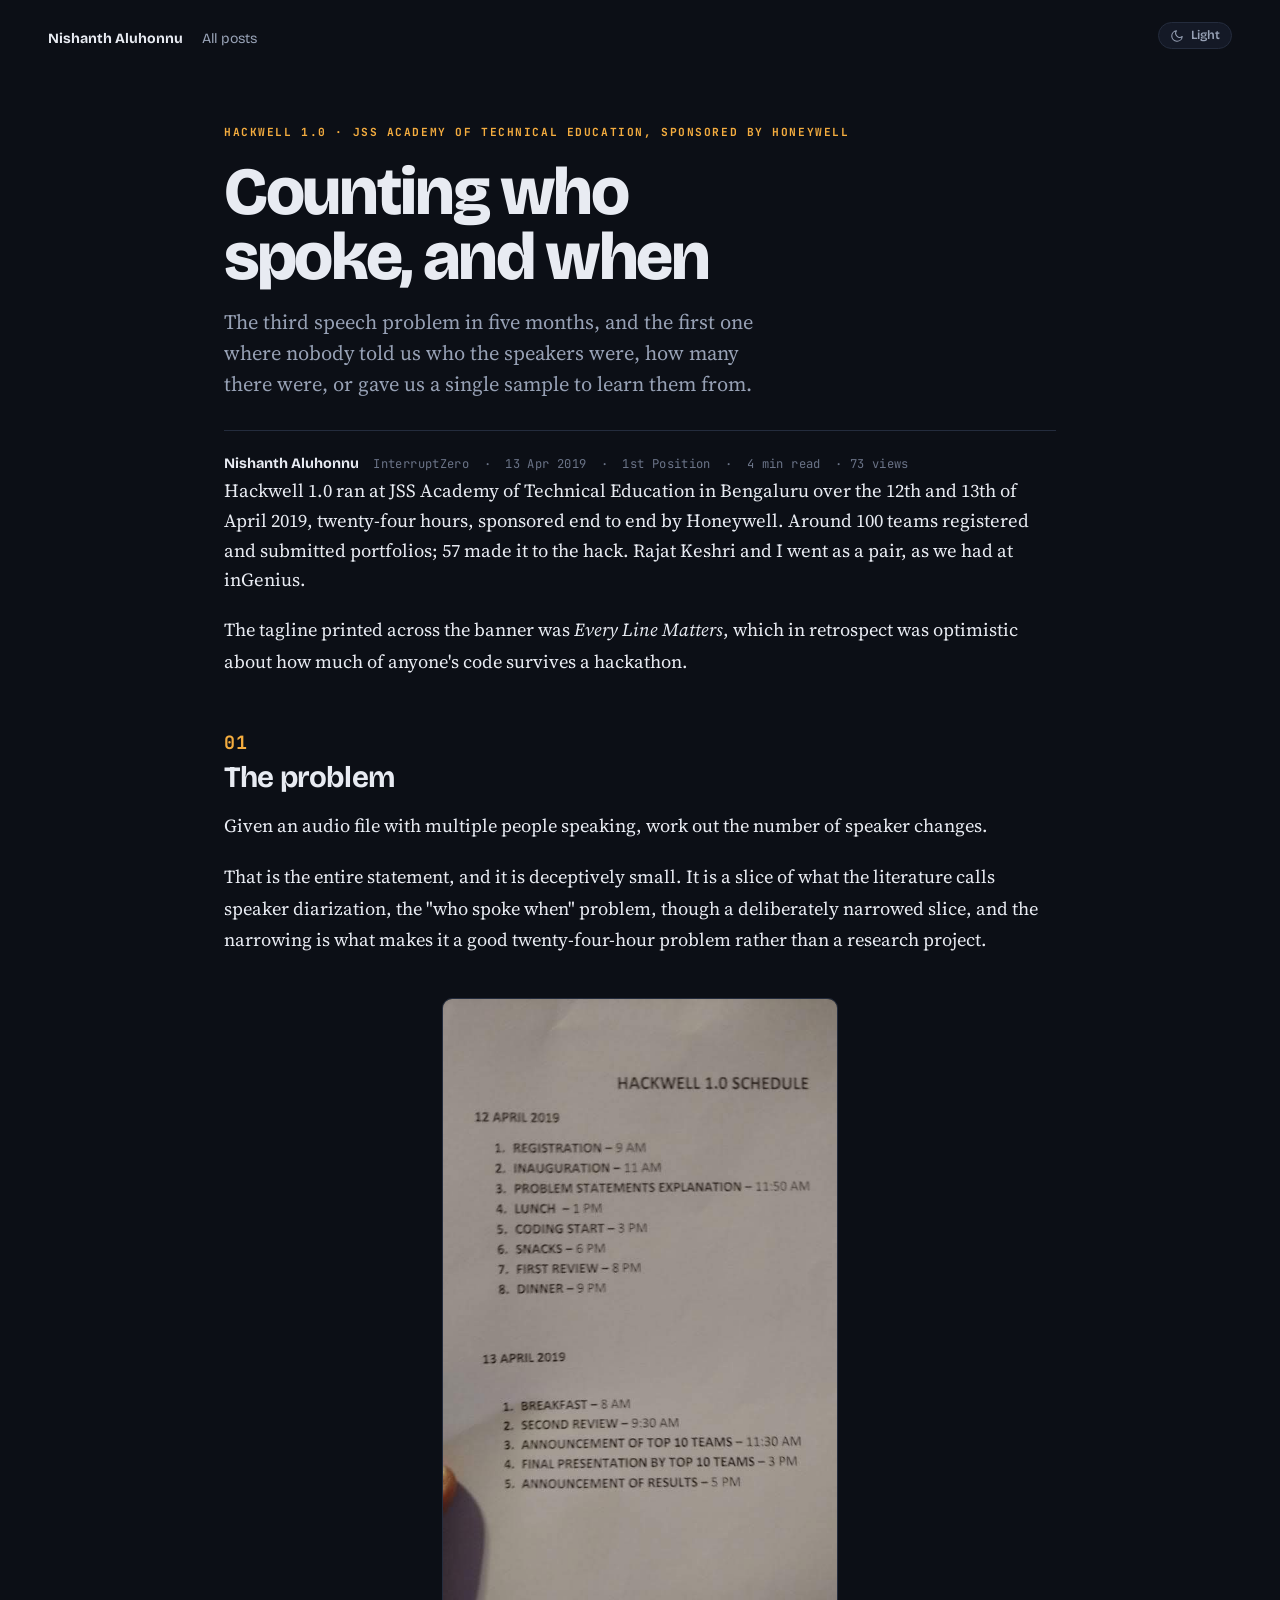
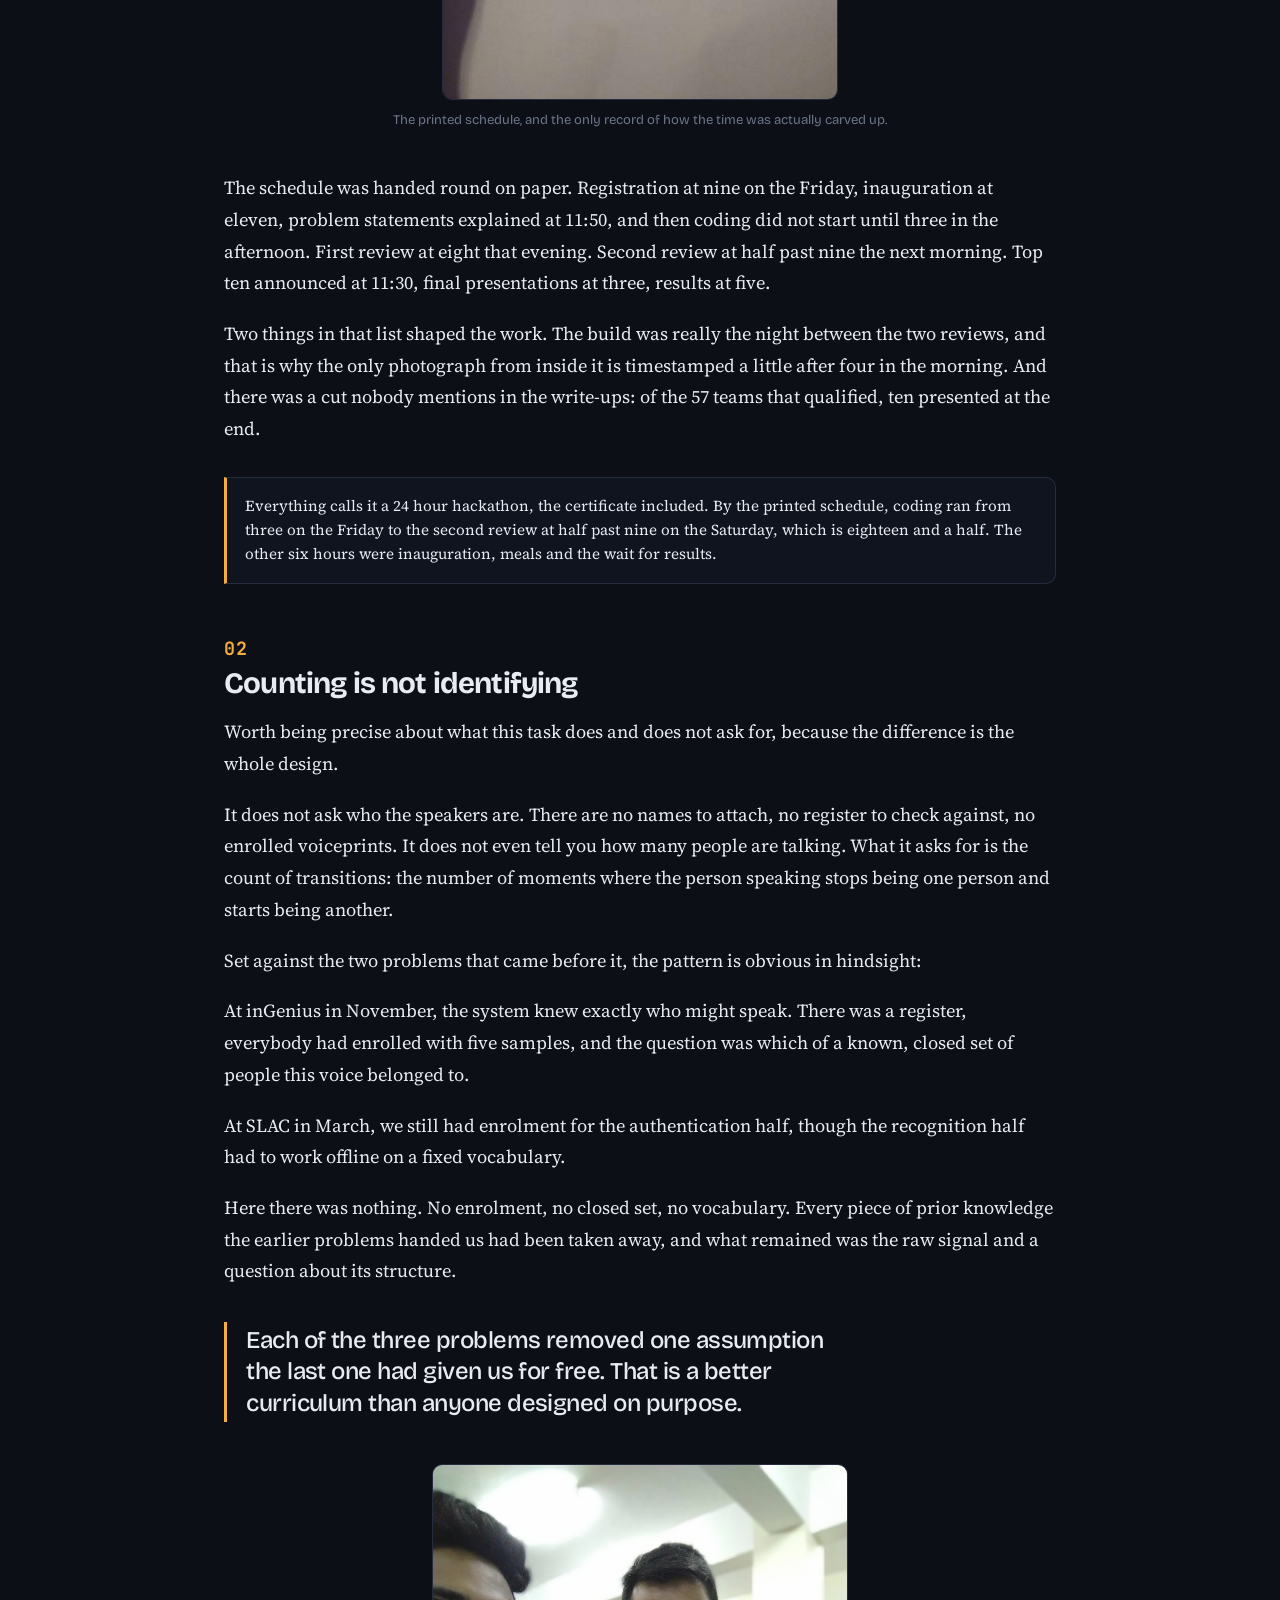
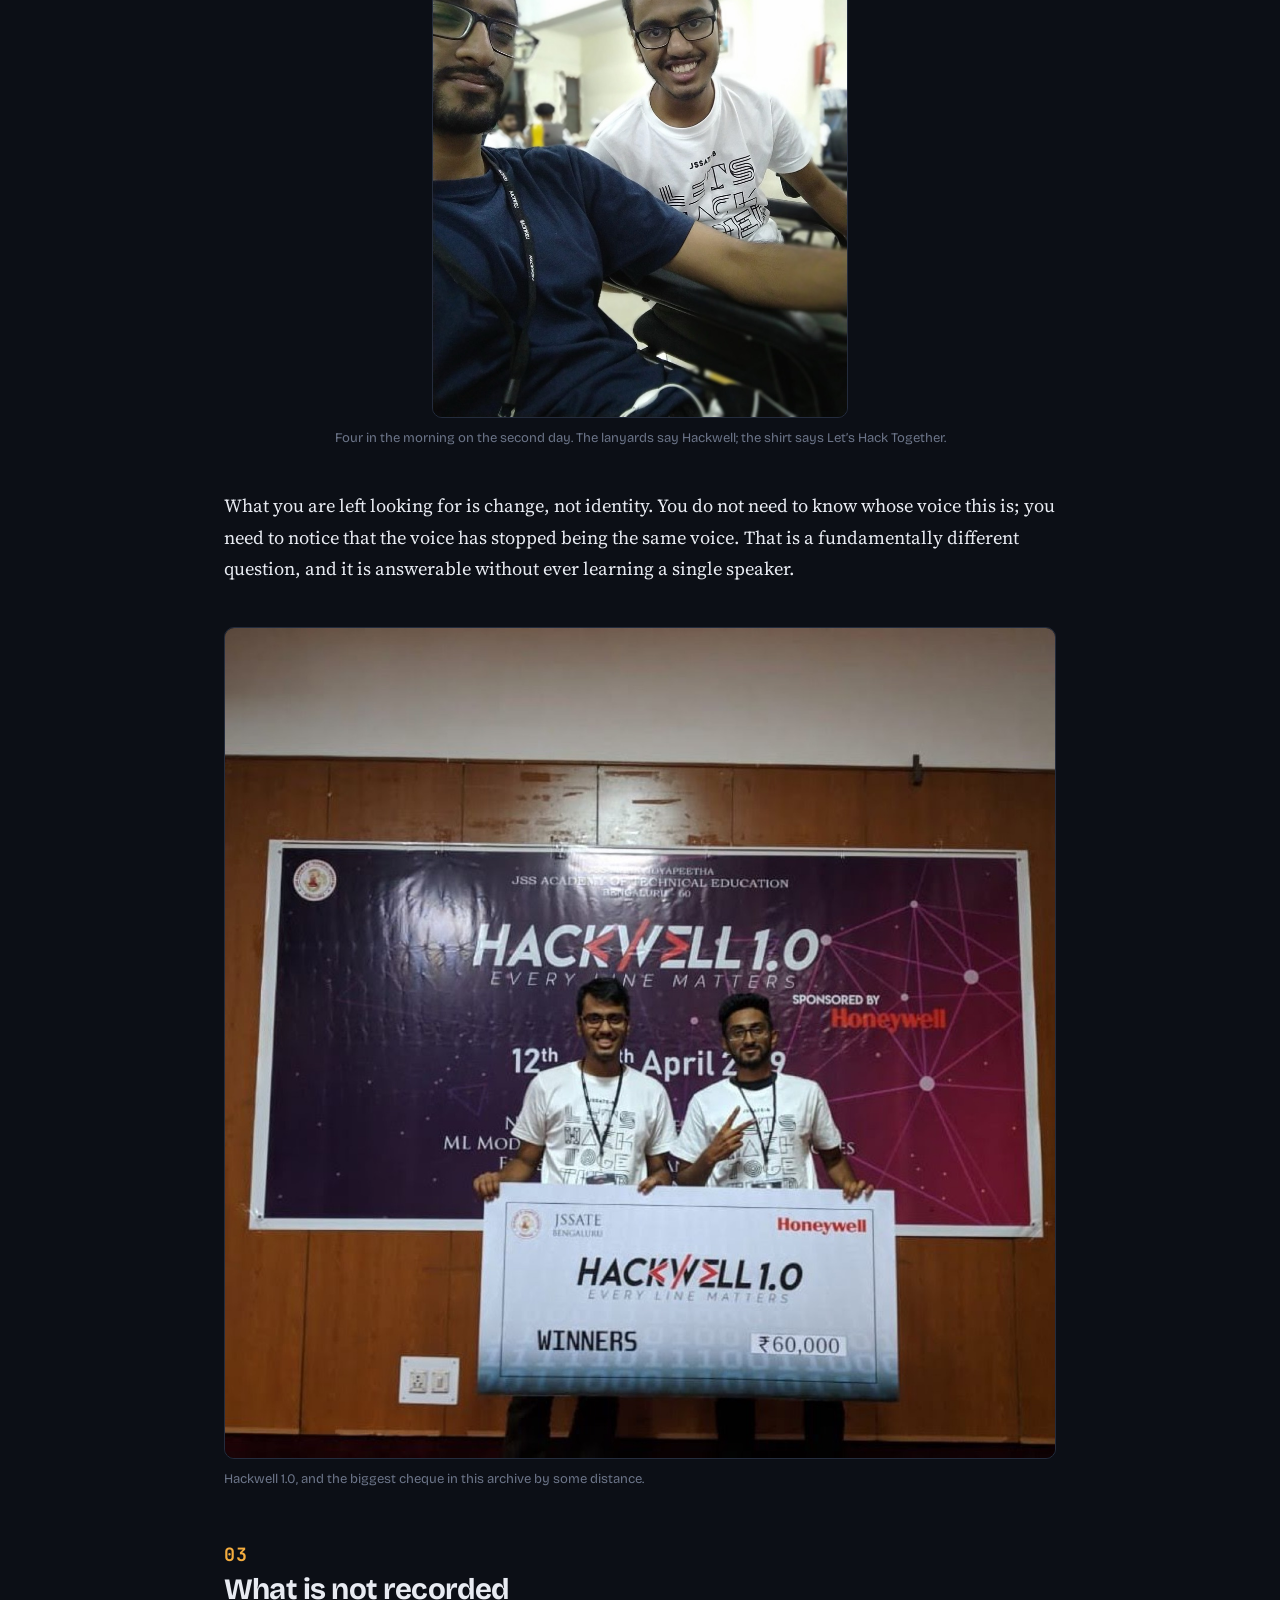
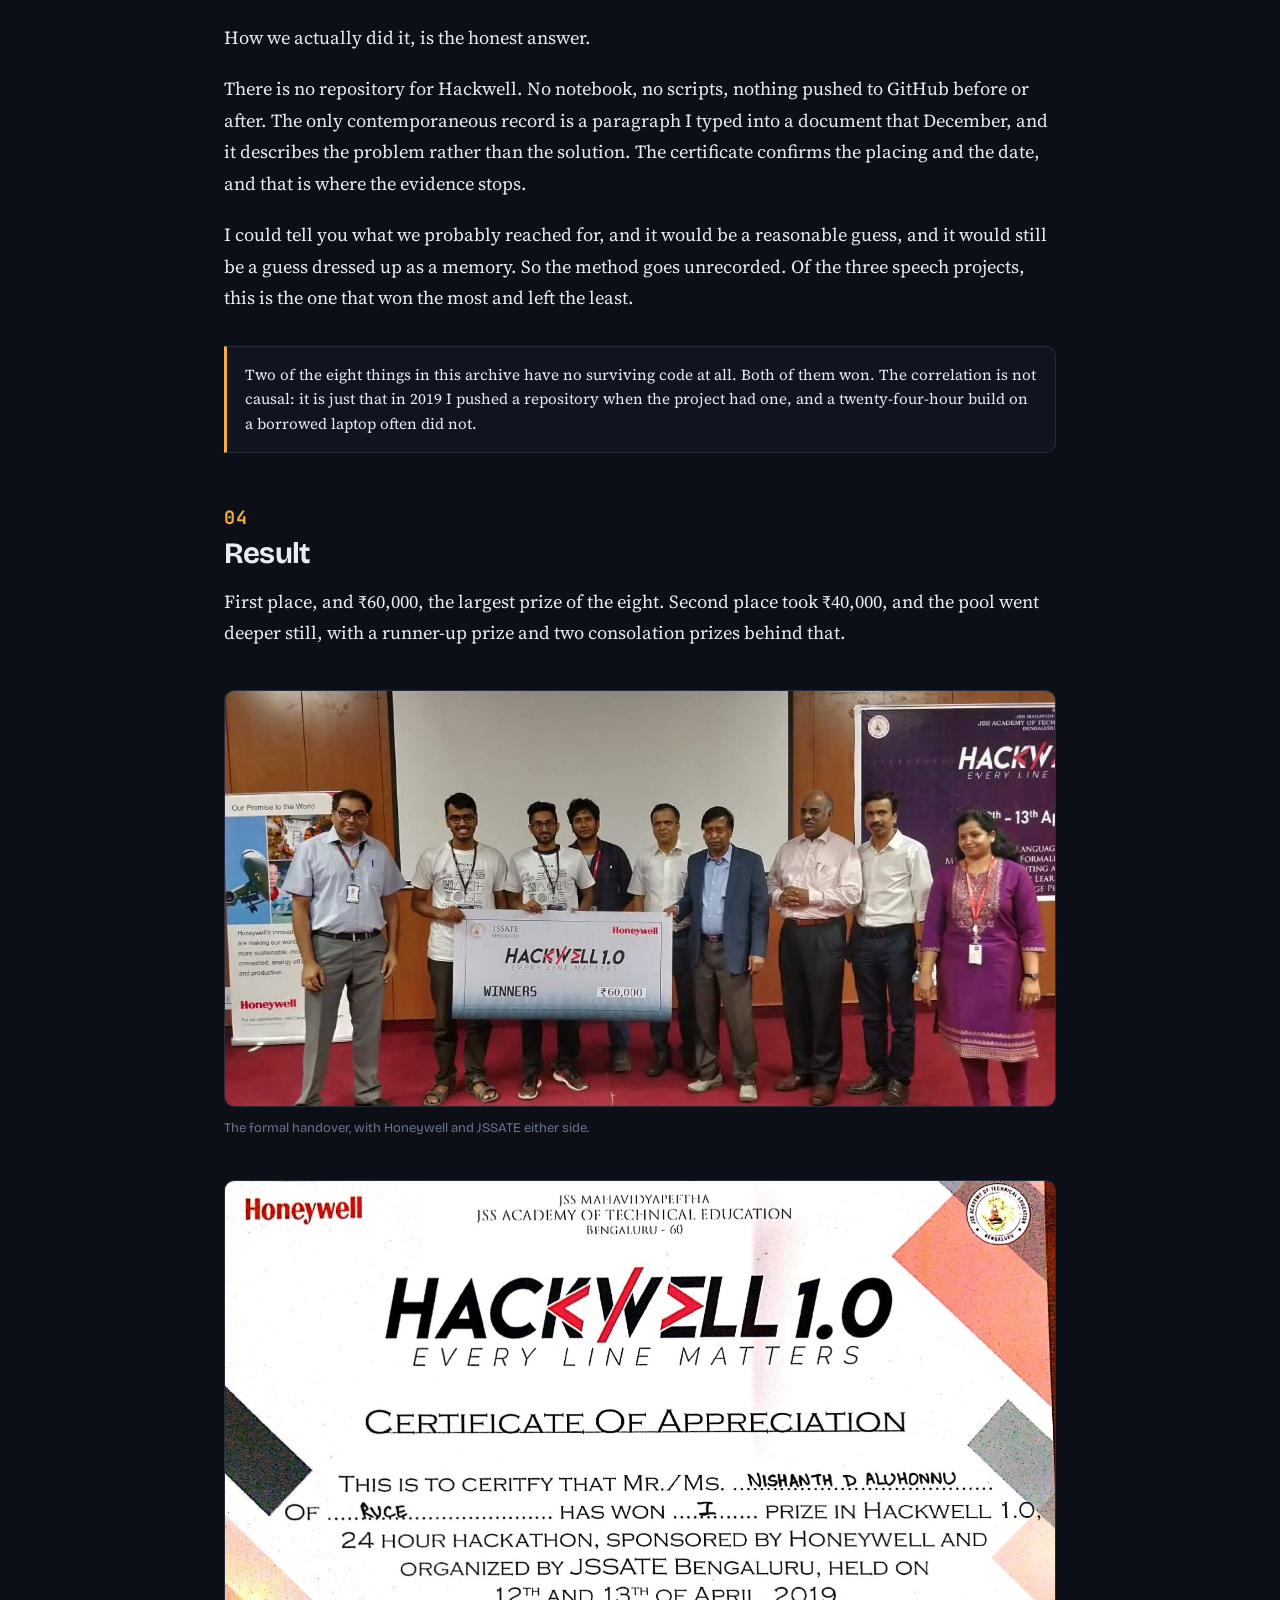
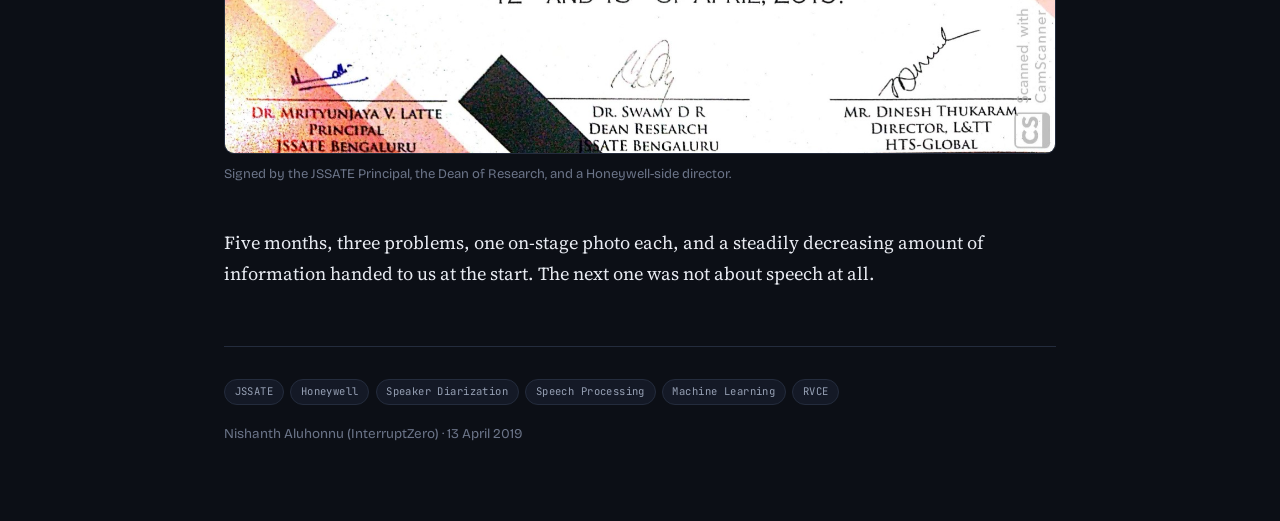
<file: blog/hackwell-jssate-2019/index.html>
<!doctype html>
<html lang="en">
<head>
<meta charset="utf-8">
<script>try{var t=localStorage.getItem('theme');if(t==='light')document.documentElement.setAttribute('data-theme','light');}catch(e){}</script>
<meta name="viewport" content="width=device-width, initial-scale=1, viewport-fit=cover">
<title>Counting who spoke, and when</title>
<meta name="description" content="Honeywell's problem at Hackwell 1.0: given an audio file with several people talking, count the speaker changes. No enrolment, no names, no known number of speakers.">
<meta property="og:type" content="article">
<meta property="og:title" content="Counting who spoke, and when">
<meta property="og:description" content="Honeywell's problem at Hackwell 1.0: given an audio file with several people talking, count the speaker changes. No enrolment, no names, no known number of speakers.">
<meta property="og:image" content="https://nishu88.github.io/assets/img/old_hacks/hackwell-2019-cheque.jpg">
<meta name="twitter:card" content="summary_large_image">
<link rel="icon" href="data:image/svg+xml,<svg xmlns='http://www.w3.org/2000/svg' viewBox='0 0 100 100'><text y='.9em' font-size='90'>&#127942;</text></svg>">
<link rel="stylesheet" href="https://fonts.googleapis.com/css2?family=Bricolage+Grotesque:opsz,wght@12..96,500;12..96,700;12..96,800&family=Source+Serif+4:ital,opsz,wght@0,8..60,400;0,8..60,600;1,8..60,400&family=JetBrains+Mono:wght@400;700&display=swap">
<link rel="stylesheet" href="../../assets/css/style.css">
</head>
<body>
<a class="skip" href="#main">Skip to main content</a>
<nav class="sitenav">
  <a class="brand" href="../../">Nishanth Aluhonnu</a>
  <a class="back" href="../../">All posts</a>
  <span class="spacer"></span>
  <button id="theme-toggle" type="button" aria-label="Switch to light theme">
    <svg class="i-moon" viewBox="0 0 24 24" aria-hidden="true"><path d="M21 12.8A9 9 0 1111.2 3a7 7 0 009.8 9.8z"/></svg>
    <svg class="i-sun" viewBox="0 0 24 24" aria-hidden="true"><circle cx="12" cy="12" r="4"/><path d="M12 2v2M12 20v2M4.9 4.9l1.4 1.4M17.7 17.7l1.4 1.4M2 12h2M20 12h2M4.9 19.1l1.4-1.4M17.7 6.3l1.4-1.4"/></svg>
    <span id="theme-label">Light</span>
  </button>
</nav>
<main id="main">
<div class="wrap">
  <header class="masthead col">
    <p class="kicker">Hackwell 1.0 · JSS Academy of Technical Education, sponsored by Honeywell</p>
    <h1>Counting who spoke, and when<span class="thin"></span></h1>
    <p class="deck">The third speech problem in five months, and the first one where nobody told us who the speakers were, how many there were, or gave us a single sample to learn them from.</p>
    <div class="byline">
      <span class="who">Nishanth Aluhonnu</span>
      <span class="meta">InterruptZero</span>
      <span class="meta">·</span>
      <span class="meta">13 Apr 2019</span>
      <span class="meta">·</span>
      <span class="meta">1st Position</span>
      <span class="meta">·</span>
      <span class="meta">4 min read</span>
      <span class="meta" id="post-views" hidden></span>
    </div>
  </header>

  <div class="col">

    <p class="lede">Hackwell 1.0 ran at JSS Academy of Technical Education in Bengaluru over the 12th and 13th of April 2019, twenty-four hours, sponsored end to end by Honeywell. Around 100 teams registered and submitted portfolios; 57 made it to the hack. Rajat Keshri and I went as a pair, as we had at inGenius.</p>

    <p>The tagline printed across the banner was <em>Every Line Matters</em>, which in retrospect was optimistic about how much of anyone's code survives a hackathon.</p>

    <h2><span class="num">01</span>The problem</h2>

    <p>Given an audio file with multiple people speaking, work out the number of speaker changes.</p>

    <p>That is the entire statement, and it is deceptively small. It is a slice of what the literature calls speaker diarization, the "who spoke when" problem, though a deliberately narrowed slice, and the narrowing is what makes it a good twenty-four-hour problem rather than a research project.</p>

    <figure class="portrait">
      <img src="../../assets/img/old_hacks/hackwell-2019-schedule.jpg" alt="A printed sheet headed Hackwell 1.0 Schedule. 12 April 2019: registration 9am, inauguration 11am, problem statements explanation 11:50am, lunch 1pm, coding start 3pm, snacks 6pm, first review 8pm, dinner 9pm. 13 April 2019: breakfast 8am, second review 9:30am, announcement of top 10 teams 11:30am, final presentation by top 10 teams 3pm, announcement of results 5pm.">
      <figcaption>The printed schedule, and the only record of how the time was actually carved up.</figcaption>
    </figure>

    <p>The schedule was handed round on paper. Registration at nine on the Friday, inauguration at eleven, problem statements explained at 11:50, and then coding did not start until three in the afternoon. First review at eight that evening. Second review at half past nine the next morning. Top ten announced at 11:30, final presentations at three, results at five.</p>

    <p>Two things in that list shaped the work. The build was really the night between the two reviews, and that is why the only photograph from inside it is timestamped a little after four in the morning. And there was a cut nobody mentions in the write-ups: of the 57 teams that qualified, ten presented at the end.</p>

    <div class="note">
      <p>Everything calls it a 24 hour hackathon, the certificate included. By the printed schedule, coding ran from three on the Friday to the second review at half past nine on the Saturday, which is eighteen and a half. The other six hours were inauguration, meals and the wait for results.</p>
    </div>

    <h2><span class="num">02</span>Counting is not identifying</h2>

    <p>Worth being precise about what this task does and does not ask for, because the difference is the whole design.</p>

    <p>It does not ask who the speakers are. There are no names to attach, no register to check against, no enrolled voiceprints. It does not even tell you how many people are talking. What it asks for is the count of transitions: the number of moments where the person speaking stops being one person and starts being another.</p>

    <p>Set against the two problems that came before it, the pattern is obvious in hindsight:</p>

    <p>At inGenius in November, the system knew exactly who might speak. There was a register, everybody had enrolled with five samples, and the question was which of a known, closed set of people this voice belonged to.</p>

    <p>At SLAC in March, we still had enrolment for the authentication half, though the recognition half had to work offline on a fixed vocabulary.</p>

    <p>Here there was nothing. No enrolment, no closed set, no vocabulary. Every piece of prior knowledge the earlier problems handed us had been taken away, and what remained was the raw signal and a question about its structure.</p>

    <p class="pull">Each of the three problems removed one assumption the last one had given us for free. That is a better curriculum than anyone designed on purpose.</p>

    <figure class="portrait">
      <img src="../../assets/img/old_hacks/hackwell-2019-overnight.jpg" alt="A selfie of two teammates in a lab a little after four in the morning, both wearing Hackwell lanyards. One wears a JSSATE t-shirt printed with the words Let's Hack Together. Other participants work at machines in the background.">
      <figcaption>Four in the morning on the second day. The lanyards say Hackwell; the shirt says Let&rsquo;s Hack Together.</figcaption>
    </figure>

    <p>What you are left looking for is change, not identity. You do not need to know whose voice this is; you need to notice that the voice has stopped being the same voice. That is a fundamentally different question, and it is answerable without ever learning a single speaker.</p>

    <figure class="bleed">
      <img src="../../assets/img/old_hacks/hackwell-2019-cheque.jpg" alt="Two students on stage in front of a large Hackwell 1.0 banner reading Every Line Matters, JSS Academy of Technical Education Bengaluru, 12th and 13th April 2019, sponsored by Honeywell. They hold a winners cheque for sixty thousand rupees.">
      <figcaption>Hackwell 1.0, and the biggest cheque in this archive by some distance.</figcaption>
    </figure>

    <h2><span class="num">03</span>What is not recorded</h2>

    <p>How we actually did it, is the honest answer.</p>

    <p>There is no repository for Hackwell. No notebook, no scripts, nothing pushed to GitHub before or after. The only contemporaneous record is a paragraph I typed into a document that December, and it describes the problem rather than the solution. The certificate confirms the placing and the date, and that is where the evidence stops.</p>

    <p>I could tell you what we probably reached for, and it would be a reasonable guess, and it would still be a guess dressed up as a memory. So the method goes unrecorded. Of the three speech projects, this is the one that won the most and left the least.</p>

    <div class="note">
      <p>Two of the eight things in this archive have no surviving code at all. Both of them won. The correlation is not causal: it is just that in 2019 I pushed a repository when the project had one, and a twenty-four-hour build on a borrowed laptop often did not.</p>
    </div>

    <h2><span class="num">04</span>Result</h2>

    <p>First place, and ₹60,000, the largest prize of the eight. Second place took ₹40,000, and the pool went deeper still, with a runner-up prize and two consolation prizes behind that.</p>

    <figure class="bleed">
      <img src="../../assets/img/old_hacks/hackwell-2019-prizegiving.jpg" alt="The formal prize giving on stage. The winning pair hold the sixty thousand rupee Hackwell 1.0 winners cheque, flanked by Honeywell and JSSATE staff, with a Honeywell banner on one side and the Hackwell 1.0 banner on the other.">
      <figcaption>The formal handover, with Honeywell and JSSATE either side.</figcaption>
    </figure>

    <figure>
      <img src="../../assets/img/old_hacks/hackwell-2019-certificate.jpg" alt="Hackwell 1.0 Certificate of Appreciation with a Honeywell logo, certifying that Nishanth D Aluhonnu of R.V.C.E. has won I prize in Hackwell 1.0, a 24 hour hackathon sponsored by Honeywell and organised by JSSATE Bengaluru, held on the 12th and 13th of April 2019. Signed by the Principal, the Dean of Research, and a director from L and T T.">
      <figcaption>Signed by the JSSATE Principal, the Dean of Research, and a Honeywell-side director.</figcaption>
    </figure>

    <p>Five months, three problems, one on-stage photo each, and a steadily decreasing amount of information handed to us at the start. The next one was not about speech at all.</p>


    <footer class="end">
      <ul class="tags">
        <li>JSSATE</li><li>Honeywell</li><li>Speaker Diarization</li><li>Speech Processing</li><li>Machine Learning</li><li>RVCE</li>
      </ul>
      <p>Nishanth Aluhonnu (InterruptZero) · 13 April 2019</p>
    </footer>
  </div>
</div>
</main>
<script>
(function(){
  var root=document.documentElement,
      btn=document.getElementById('theme-toggle'),
      lbl=document.getElementById('theme-label');
  function paint(){
    var light=root.getAttribute('data-theme')==='light';
    lbl.textContent=light?'Dark':'Light';
    btn.setAttribute('aria-label','Switch to '+(light?'dark':'light')+' theme');
  }
  paint();
  btn.addEventListener('click',function(){
    var light=root.getAttribute('data-theme')==='light';
    if(light){ root.removeAttribute('data-theme'); }
    else { root.setAttribute('data-theme','light'); }
    try{ localStorage.setItem('theme', light?'dark':'light'); }catch(e){}
    paint();
  });
})();
</script>
<script>
(function(){
  var imgs = document.querySelectorAll('figure img');
  if(!imgs.length) return;
  var box = null, opener = null;

  function close(){
    if(!box) return;
    document.removeEventListener('keydown', onKey, true);
    box.remove(); box = null;
    document.body.classList.remove('lb-open');
    if(opener){ opener.focus(); opener = null; }
  }
  function onKey(e){
    if(e.key === 'Escape'){ e.preventDefault(); close(); return; }
    if(e.key === 'Tab' && box){           // only one control inside, so keep focus on it
      e.preventDefault();
      box.querySelector('.close').focus();
    }
  }
  function open(img){
    if(box) return;
    opener = img;
    var fig = img.closest('figure'),
        cap = fig && fig.querySelector('figcaption');

    box = document.createElement('div');
    box.className = 'lightbox';
    box.setAttribute('role','dialog');
    box.setAttribute('aria-modal','true');
    box.setAttribute('aria-label', img.alt ? img.alt.slice(0,120) : 'Enlarged image');

    var btn = document.createElement('button');
    btn.type = 'button'; btn.className = 'close';
    btn.setAttribute('aria-label','Close image');
    btn.textContent = '\u00d7';

    var big = document.createElement('img');
    big.src = img.currentSrc || img.src;
    big.alt = img.alt || '';

    box.appendChild(btn);
    box.appendChild(big);
    if(cap){
      var p = document.createElement('p');
      p.className = 'cap'; p.textContent = cap.textContent;
      box.appendChild(p);
    }
    document.body.appendChild(box);
    document.body.classList.add('lb-open');
    btn.focus();
    box.addEventListener('click', close);
    document.addEventListener('keydown', onKey, true);
  }

  Array.prototype.forEach.call(imgs, function(img){
    img.tabIndex = 0;
    img.setAttribute('role','button');
    img.setAttribute('aria-label','Enlarge image' + (img.alt ? ': ' + img.alt.slice(0,80) : ''));
    img.addEventListener('click', function(){ open(img); });
    img.addEventListener('keydown', function(e){
      if(e.key === 'Enter' || e.key === ' '){ e.preventDefault(); open(img); }
    });
  });
})();
</script>

<!-- ── Analytics ──────────────────────────────────────────────────────────
     Both are cookieless, so no consent banner is needed.
     GoatCounter dashboard : https://nishu88.goatcounter.com
     Cloudflare            : dash.cloudflare.com → Analytics & Logs → Web Analytics
     Neither fires on localhost / 127.0.0.1 (see the guard below).           -->
<script>window.__analytics = !/^(localhost|127\.0\.0\.1|\[::1\])$/.test(location.hostname);</script>
<script>
if(window.__analytics){
  var g=document.createElement('script');
  g.async=true; g.src='//gc.zgo.at/count.js';
  g.setAttribute('data-goatcounter','https://nishu88.goatcounter.com/count');
  document.head.appendChild(g);

  var c=document.createElement('script');
  c.type='module'; c.src='https://static.cloudflareinsights.com/beacon.min.js';
  c.setAttribute('data-cf-beacon','{"token":"1c7f8f5a63014833bc865585958e417c"}');
  document.head.appendChild(c);
}
</script>
<script>
(function(){
  if(!window.__analytics) return;
  var el = document.getElementById('post-views');
  if(!el) return;
  var base = 73;   // seeded baseline; see /view-baselines.txt
  function show(n){
    if(!n || n <= 0) return;
    el.textContent = '\u00b7 ' + n.toLocaleString() + (n === 1 ? ' view' : ' views');
    el.hidden = false;
  }
  fetch('https://nishu88.goatcounter.com/counter/' + encodeURIComponent(location.pathname) + '.json', {mode:'cors'})
    .then(function(r){ return r.ok ? r.json() : Promise.reject(); })
    .then(function(d){
      var n = parseInt(String(d.count).replace(/[^0-9]/g,''), 10);
      show(base + (isNaN(n) ? 0 : n));
    }).catch(function(){ show(base); });
})();
</script>
</body>
</html>
</file>
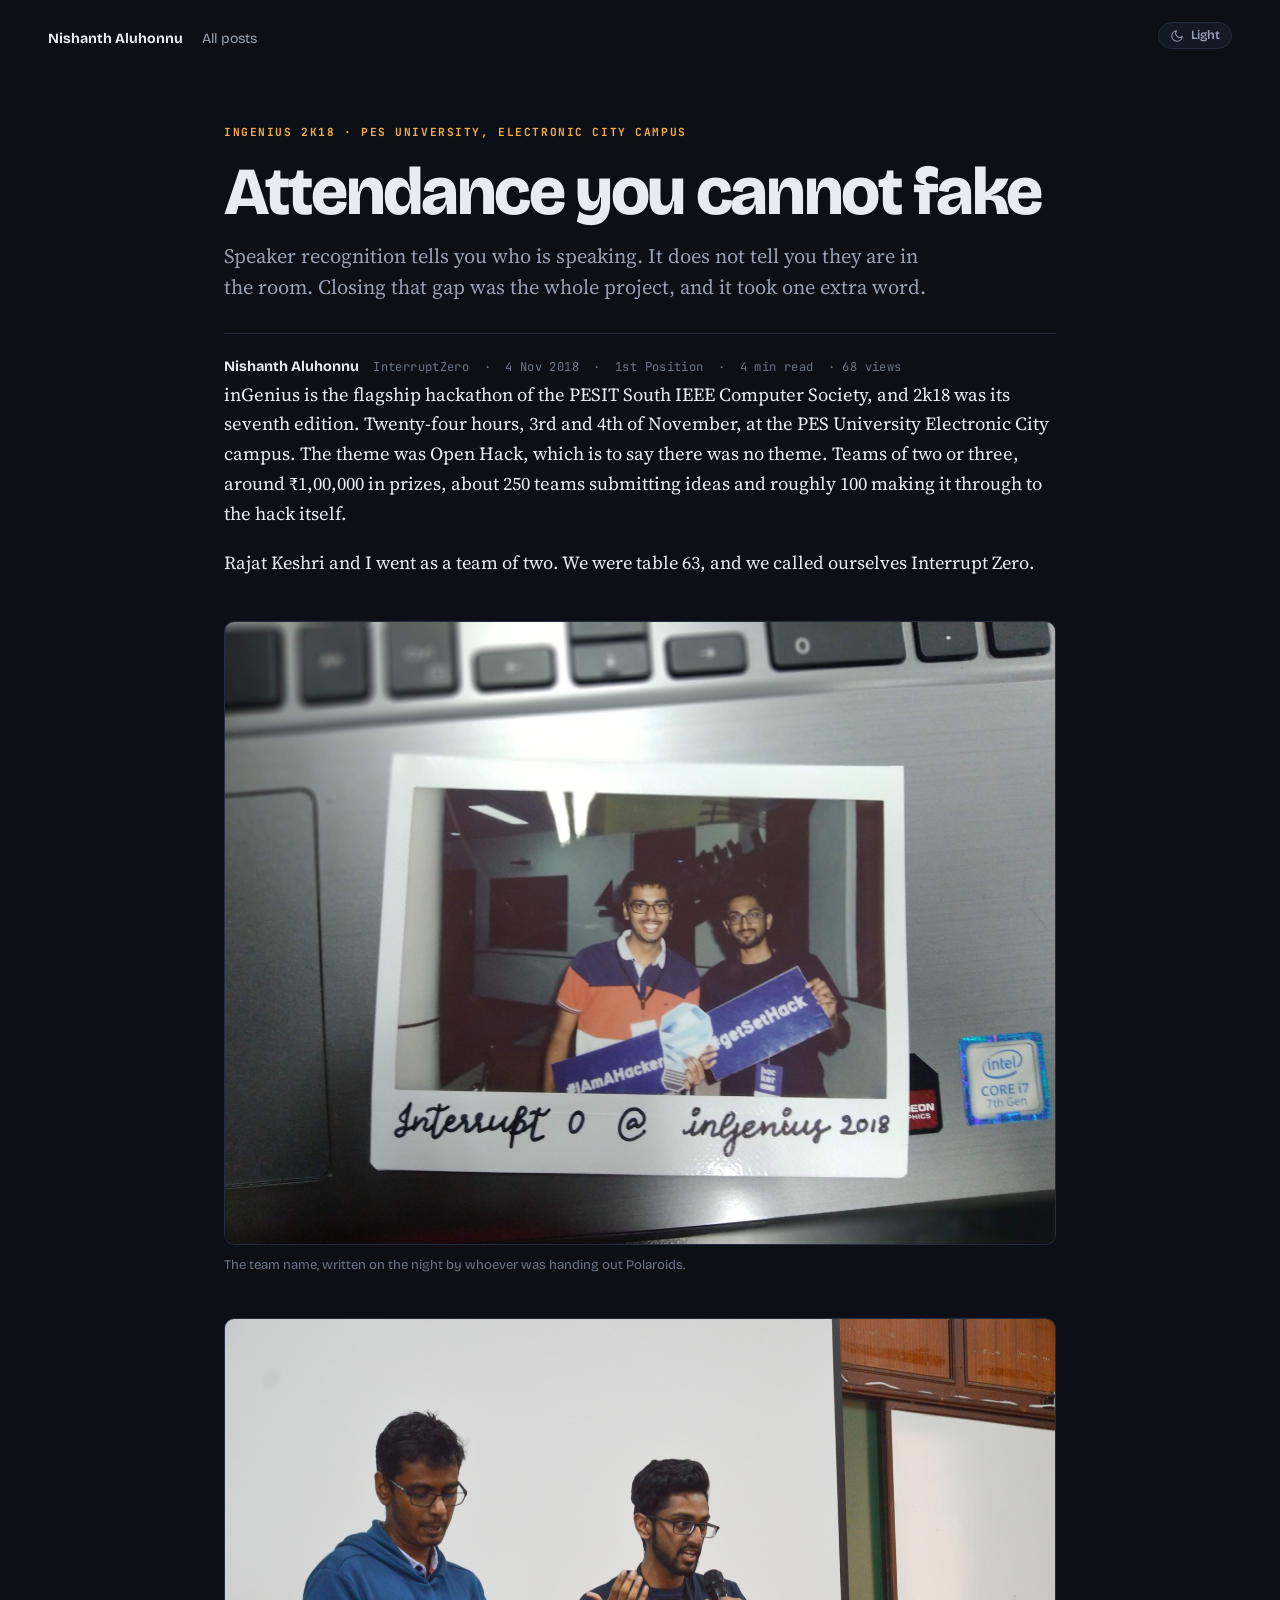
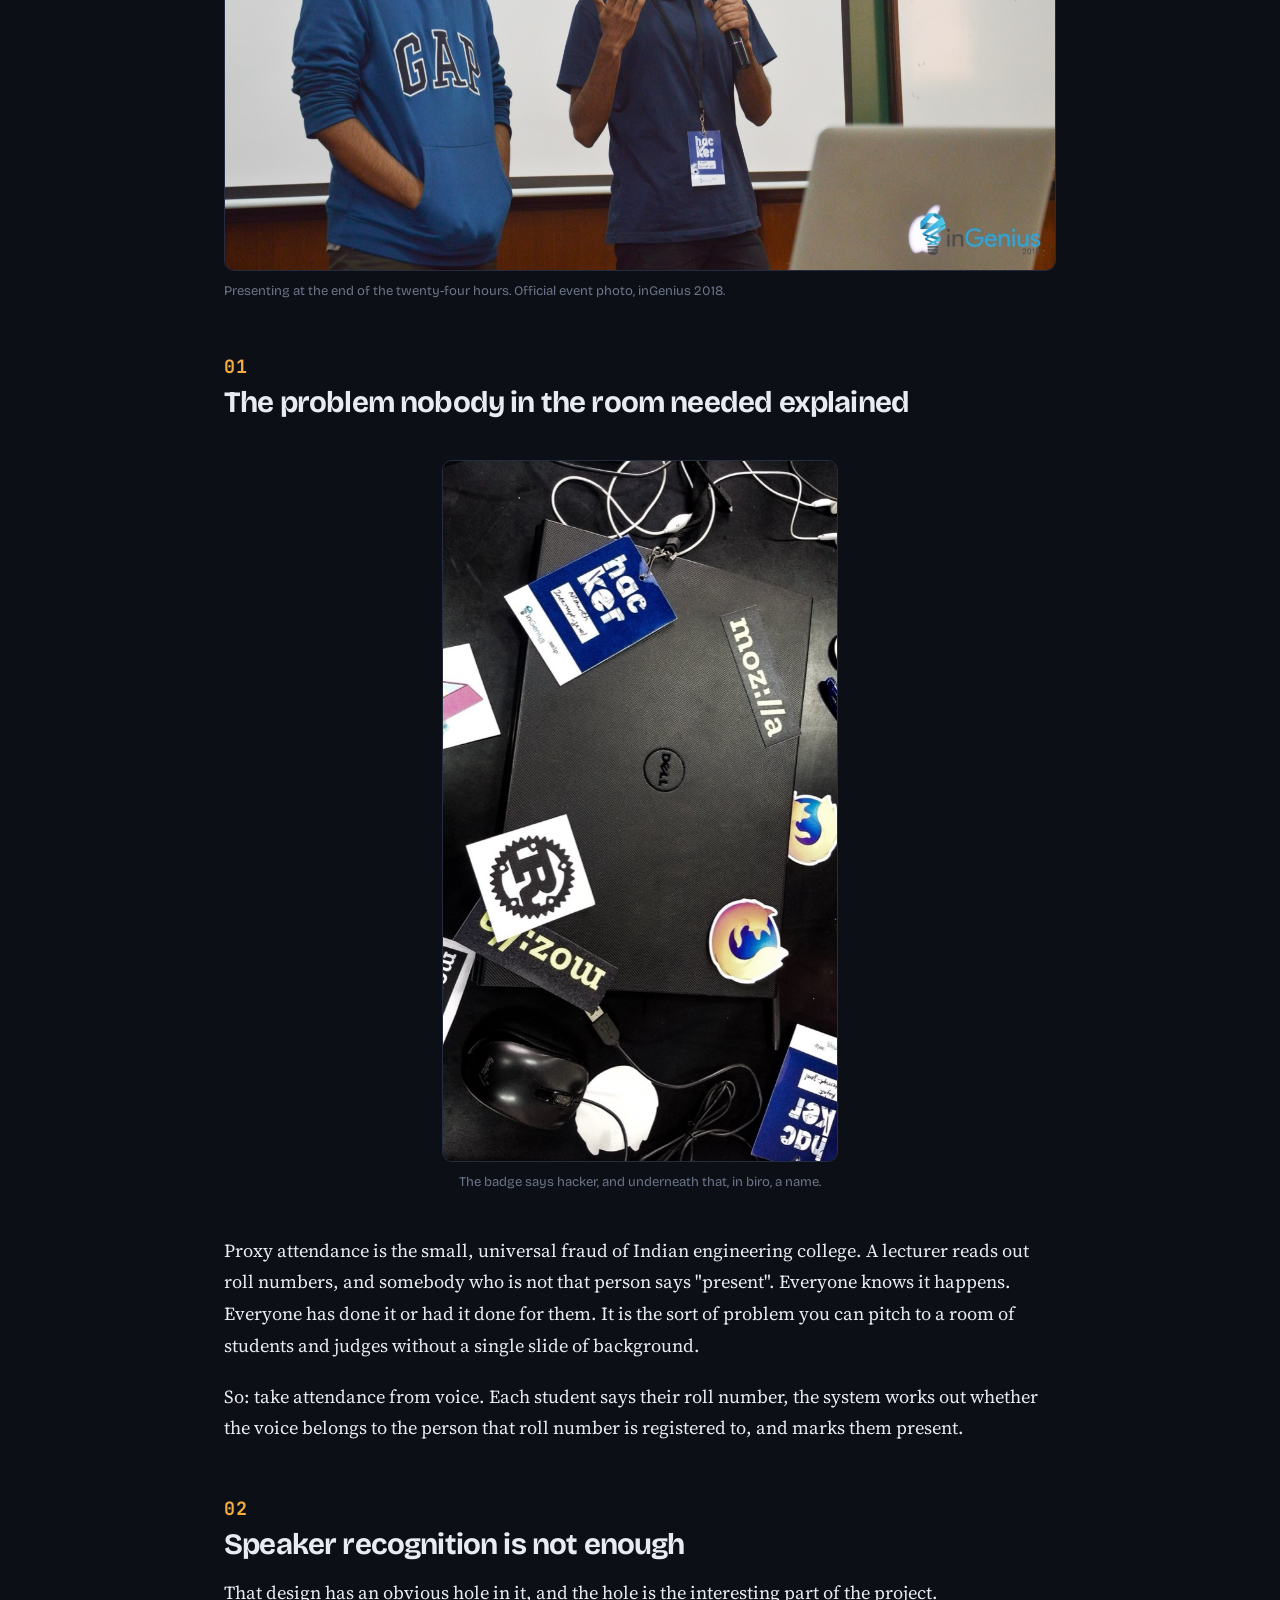
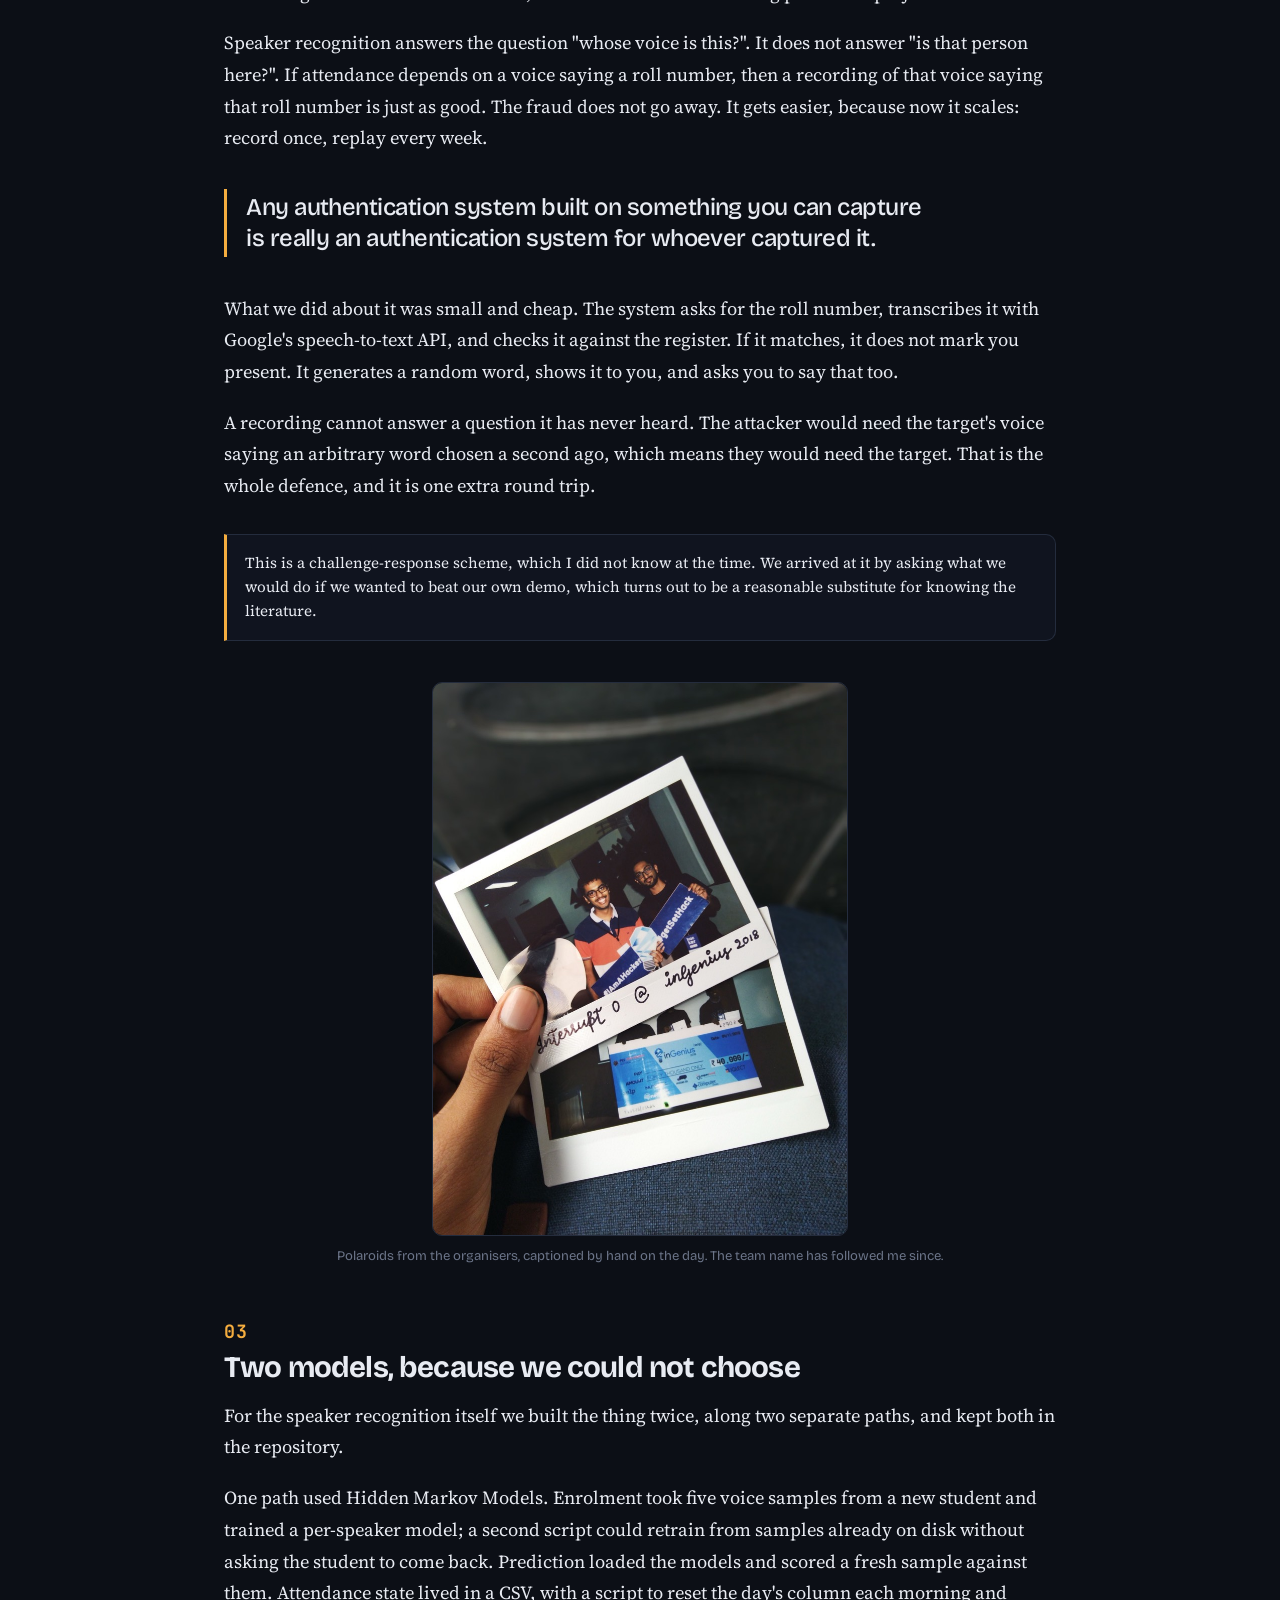
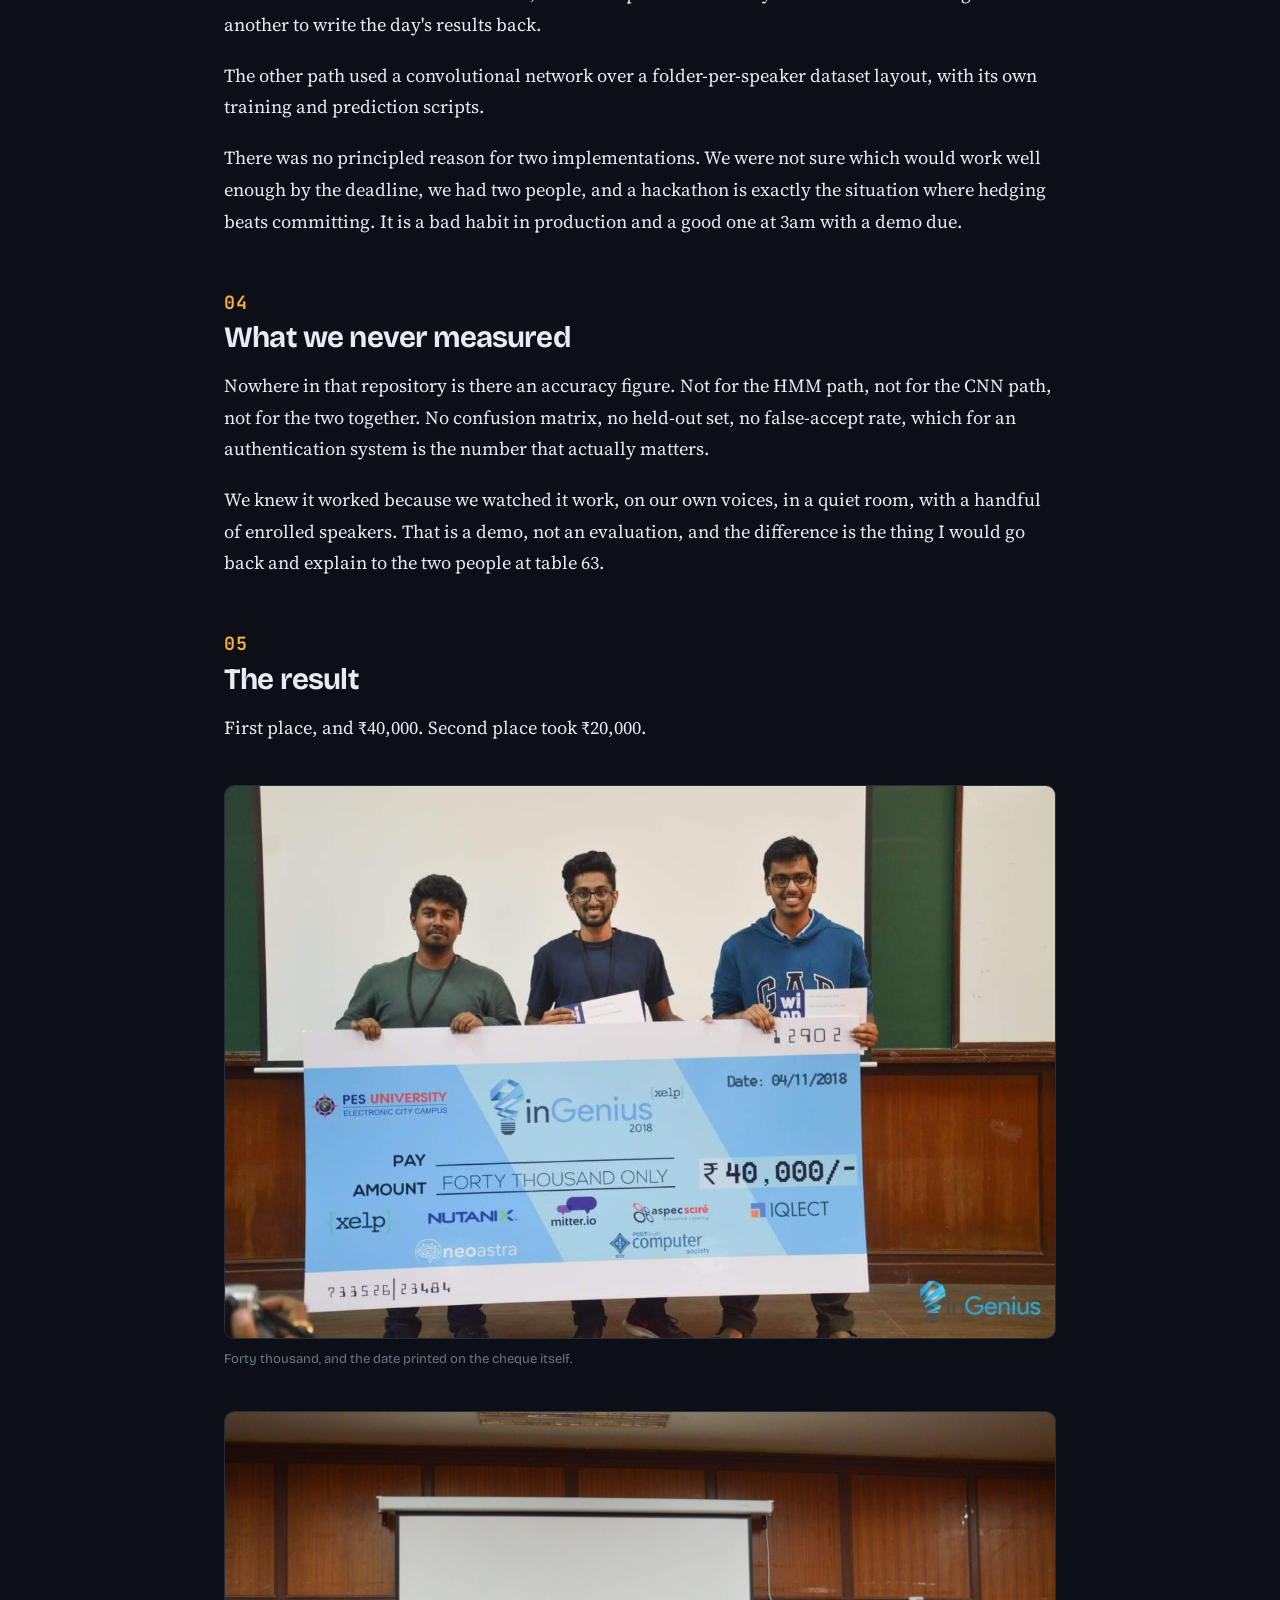
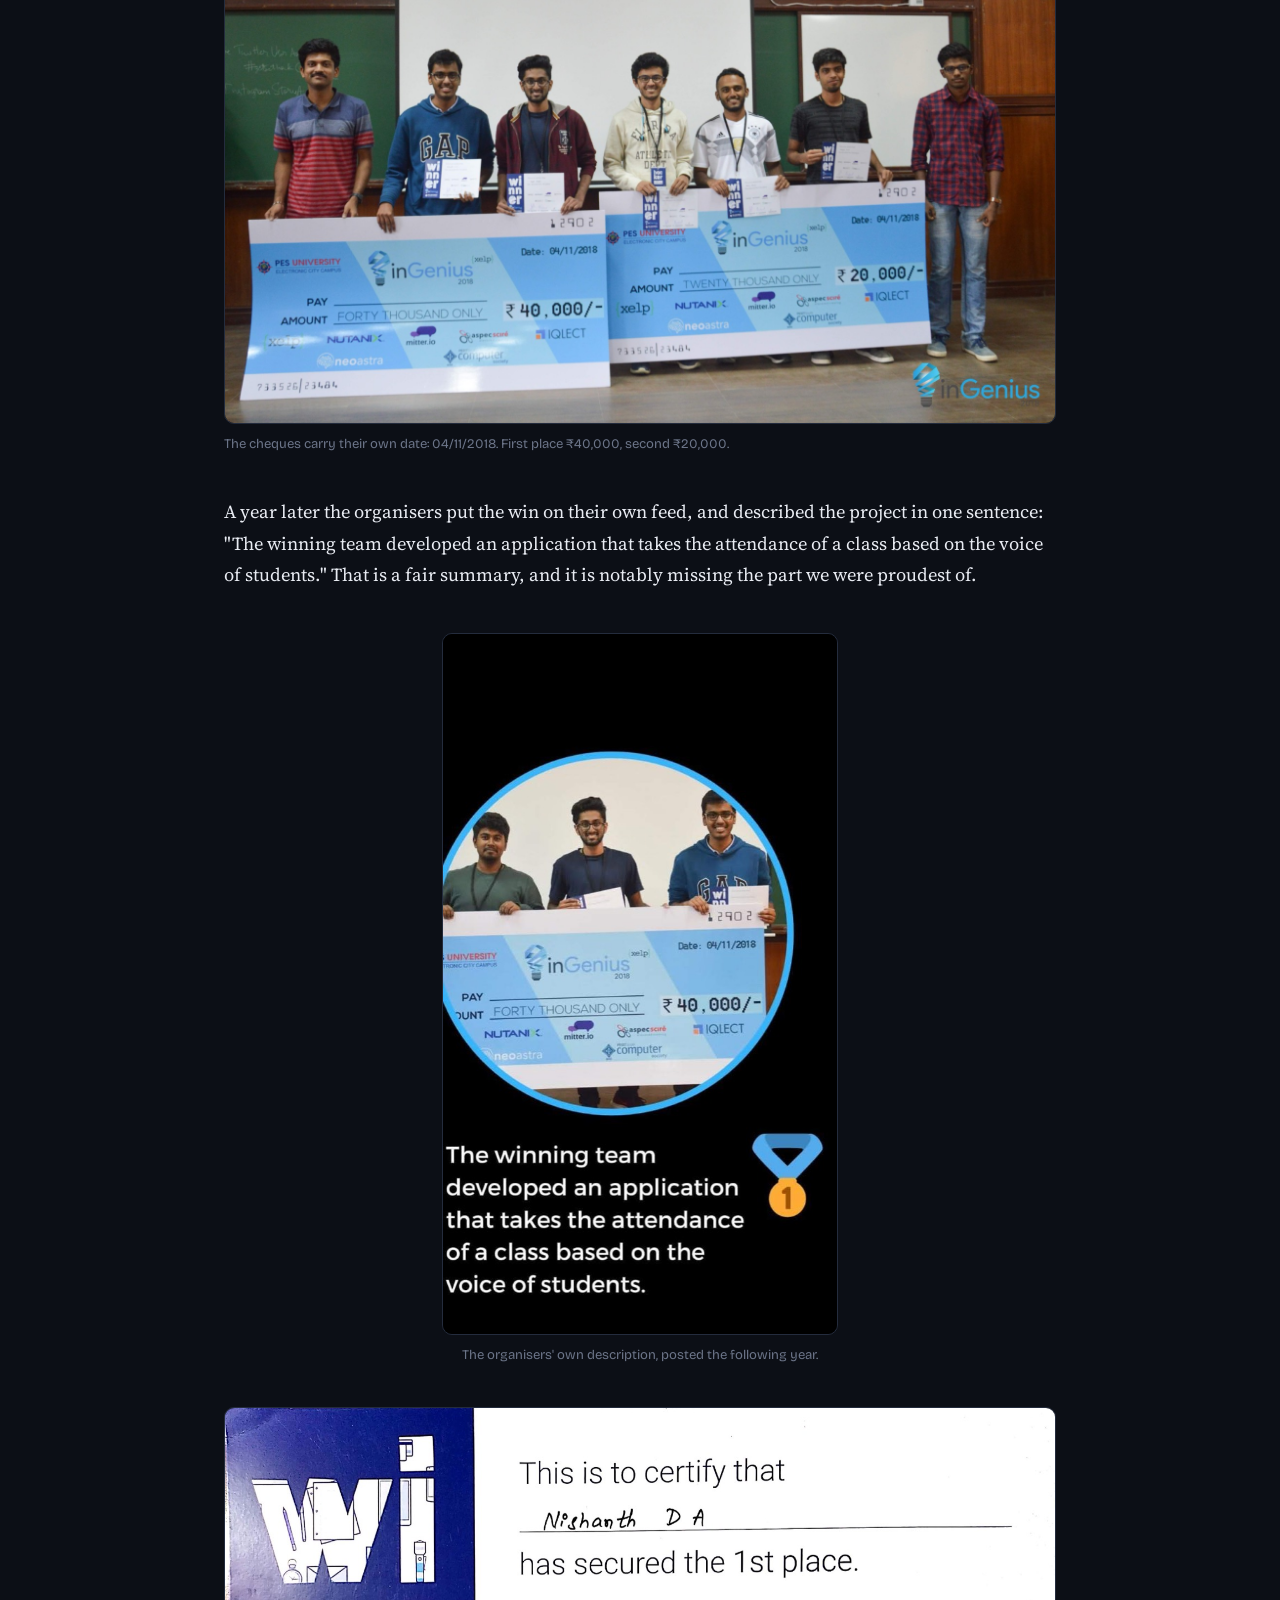
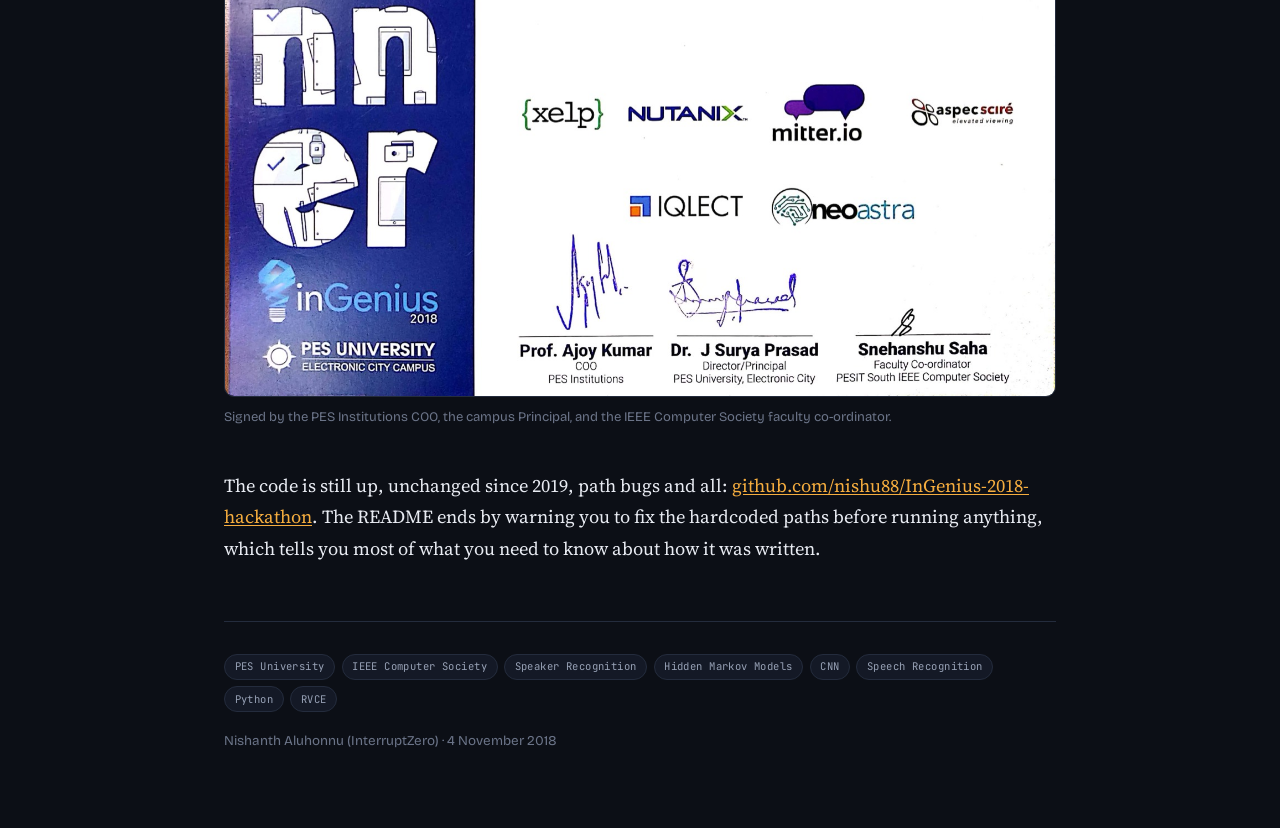
<file: blog/ingenius-pesit-south-2018/index.html>
<!doctype html>
<html lang="en">
<head>
<meta charset="utf-8">
<script>try{var t=localStorage.getItem('theme');if(t==='light')document.documentElement.setAttribute('data-theme','light');}catch(e){}</script>
<meta name="viewport" content="width=device-width, initial-scale=1, viewport-fit=cover">
<title>Attendance you cannot fake</title>
<meta name="description" content="Twenty-four hours at inGenius 2k18 building a class attendance system that listens. Speaker recognition catches who is talking; a random word catches the recording.">
<meta property="og:type" content="article">
<meta property="og:title" content="Attendance you cannot fake">
<meta property="og:description" content="Twenty-four hours at inGenius 2k18 building a class attendance system that listens. Speaker recognition catches who is talking; a random word catches the recording.">
<meta property="og:image" content="https://nishu88.github.io/assets/img/old_hacks/ingenius-2018-cheques.jpg">
<meta name="twitter:card" content="summary_large_image">
<link rel="icon" href="data:image/svg+xml,<svg xmlns='http://www.w3.org/2000/svg' viewBox='0 0 100 100'><text y='.9em' font-size='90'>&#127942;</text></svg>">
<link rel="stylesheet" href="https://fonts.googleapis.com/css2?family=Bricolage+Grotesque:opsz,wght@12..96,500;12..96,700;12..96,800&family=Source+Serif+4:ital,opsz,wght@0,8..60,400;0,8..60,600;1,8..60,400&family=JetBrains+Mono:wght@400;700&display=swap">
<link rel="stylesheet" href="../../assets/css/style.css">
</head>
<body>
<a class="skip" href="#main">Skip to main content</a>
<nav class="sitenav">
  <a class="brand" href="../../">Nishanth Aluhonnu</a>
  <a class="back" href="../../">All posts</a>
  <span class="spacer"></span>
  <button id="theme-toggle" type="button" aria-label="Switch to light theme">
    <svg class="i-moon" viewBox="0 0 24 24" aria-hidden="true"><path d="M21 12.8A9 9 0 1111.2 3a7 7 0 009.8 9.8z"/></svg>
    <svg class="i-sun" viewBox="0 0 24 24" aria-hidden="true"><circle cx="12" cy="12" r="4"/><path d="M12 2v2M12 20v2M4.9 4.9l1.4 1.4M17.7 17.7l1.4 1.4M2 12h2M20 12h2M4.9 19.1l1.4-1.4M17.7 6.3l1.4-1.4"/></svg>
    <span id="theme-label">Light</span>
  </button>
</nav>
<main id="main">
<div class="wrap">
  <header class="masthead col">
    <p class="kicker">inGenius 2k18 · PES University, Electronic City Campus</p>
    <h1>Attendance you cannot fake<span class="thin"></span></h1>
    <p class="deck">Speaker recognition tells you who is speaking. It does not tell you they are in the room. Closing that gap was the whole project, and it took one extra word.</p>
    <div class="byline">
      <span class="who">Nishanth Aluhonnu</span>
      <span class="meta">InterruptZero</span>
      <span class="meta">·</span>
      <span class="meta">4 Nov 2018</span>
      <span class="meta">·</span>
      <span class="meta">1st Position</span>
      <span class="meta">·</span>
      <span class="meta">4 min read</span>
      <span class="meta" id="post-views" hidden></span>
    </div>
  </header>

  <div class="col">

    <p class="lede">inGenius is the flagship hackathon of the PESIT South IEEE Computer Society, and 2k18 was its seventh edition. Twenty-four hours, 3rd and 4th of November, at the PES University Electronic City campus. The theme was Open Hack, which is to say there was no theme. Teams of two or three, around ₹1,00,000 in prizes, about 250 teams submitting ideas and roughly 100 making it through to the hack itself.</p>

    <p>Rajat Keshri and I went as a team of two. We were table 63, and we called ourselves Interrupt Zero.</p>

    <figure>
      <img src="../../assets/img/old_hacks/ingenius-2018-polaroid-flat.jpg" alt="A Polaroid photograph lying on a laptop trackpad. It shows two students holding a sign reading hashtag get Set Hack, and is captioned by hand underneath: Interrupt 0 at inGenius 2018.">
      <figcaption>The team name, written on the night by whoever was handing out Polaroids.</figcaption>
    </figure>

    <figure class="bleed">
      <img src="../../assets/img/old_hacks/ingenius-2018-pitch.jpg" alt="Two students standing at the front of a lecture hall during the inGenius 2018 final presentations. One is speaking into a handheld microphone; a laptop screen is visible at the edge of frame. The inGenius 2018 logo is watermarked in the corner.">
      <figcaption>Presenting at the end of the twenty-four hours. Official event photo, inGenius 2018.</figcaption>
    </figure>

    <h2><span class="num">01</span>The problem nobody in the room needed explained</h2>

    <figure class="portrait">
      <img src="../../assets/img/old_hacks/ingenius-2018-desk.jpg" alt="A laptop seen from above on a dark desk, covered in Mozilla, Firefox and Rust stickers, with a mouse and earphones around it. A blue inGenius hacker badge with a handwritten name rests on the lid.">
      <figcaption>The badge says hacker, and underneath that, in biro, a name.</figcaption>
    </figure>

    <p>Proxy attendance is the small, universal fraud of Indian engineering college. A lecturer reads out roll numbers, and somebody who is not that person says "present". Everyone knows it happens. Everyone has done it or had it done for them. It is the sort of problem you can pitch to a room of students and judges without a single slide of background.</p>

    <p>So: take attendance from voice. Each student says their roll number, the system works out whether the voice belongs to the person that roll number is registered to, and marks them present.</p>

    <h2><span class="num">02</span>Speaker recognition is not enough</h2>

    <p>That design has an obvious hole in it, and the hole is the interesting part of the project.</p>

    <p>Speaker recognition answers the question "whose voice is this?". It does not answer "is that person here?". If attendance depends on a voice saying a roll number, then a recording of that voice saying that roll number is just as good. The fraud does not go away. It gets easier, because now it scales: record once, replay every week.</p>

    <p class="pull">Any authentication system built on something you can capture is really an authentication system for whoever captured it.</p>

    <p>What we did about it was small and cheap. The system asks for the roll number, transcribes it with Google's speech-to-text API, and checks it against the register. If it matches, it does not mark you present. It generates a random word, shows it to you, and asks you to say that too.</p>

    <p>A recording cannot answer a question it has never heard. The attacker would need the target's voice saying an arbitrary word chosen a second ago, which means they would need the target. That is the whole defence, and it is one extra round trip.</p>

    <div class="note">
      <p>This is a challenge-response scheme, which I did not know at the time. We arrived at it by asking what we would do if we wanted to beat our own demo, which turns out to be a reasonable substitute for knowing the literature.</p>
    </div>

    <figure class="portrait">
      <img src="../../assets/img/old_hacks/ingenius-2018-polaroid.jpg" alt="A hand holding two Polaroid photographs. The upper one shows two students holding signs reading hashtag I Am A Hacker and hashtag get Set Hack, with a handwritten caption reading Interrupt 0 at inGenius 2018. The lower Polaroid shows the forty thousand rupee cheque.">
      <figcaption>Polaroids from the organisers, captioned by hand on the day. The team name has followed me since.</figcaption>
    </figure>

    <h2><span class="num">03</span>Two models, because we could not choose</h2>

    <p>For the speaker recognition itself we built the thing twice, along two separate paths, and kept both in the repository.</p>

    <p>One path used Hidden Markov Models. Enrolment took five voice samples from a new student and trained a per-speaker model; a second script could retrain from samples already on disk without asking the student to come back. Prediction loaded the models and scored a fresh sample against them. Attendance state lived in a CSV, with a script to reset the day's column each morning and another to write the day's results back.</p>

    <p>The other path used a convolutional network over a folder-per-speaker dataset layout, with its own training and prediction scripts.</p>

    <p>There was no principled reason for two implementations. We were not sure which would work well enough by the deadline, we had two people, and a hackathon is exactly the situation where hedging beats committing. It is a bad habit in production and a good one at 3am with a demo due.</p>

    <h2><span class="num">04</span>What we never measured</h2>

    <p>Nowhere in that repository is there an accuracy figure. Not for the HMM path, not for the CNN path, not for the two together. No confusion matrix, no held-out set, no false-accept rate, which for an authentication system is the number that actually matters.</p>

    <p>We knew it worked because we watched it work, on our own voices, in a quiet room, with a handful of enrolled speakers. That is a demo, not an evaluation, and the difference is the thing I would go back and explain to the two people at table 63.</p>

    <h2><span class="num">05</span>The result</h2>

    <p>First place, and ₹40,000. Second place took ₹20,000.</p>

    <figure class="bleed">
      <img src="../../assets/img/old_hacks/ingenius-2018-cheque-official.jpg" alt="Three people standing in a lecture hall behind an oversized inGenius 2018 cheque from PES University Electronic City Campus, made out for forty thousand rupees and dated 04 slash 11 slash 2018. Two of them hold certificates.">
      <figcaption>Forty thousand, and the date printed on the cheque itself.</figcaption>
    </figure>

    <figure class="bleed">
      <img src="../../assets/img/old_hacks/ingenius-2018-cheques.jpg" alt="Prize giving at inGenius 2018. Winners hold two oversized cheques from PES University Electronic City Campus, one for forty thousand rupees and one for twenty thousand rupees, both dated 04 slash 11 slash 2018, surrounded by sponsor logos.">
      <figcaption>The cheques carry their own date: 04/11/2018. First place ₹40,000, second ₹20,000.</figcaption>
    </figure>

    <p>A year later the organisers put the win on their own feed, and described the project in one sentence: "The winning team developed an application that takes the attendance of a class based on the voice of students." That is a fair summary, and it is notably missing the part we were proudest of.</p>

    <figure class="portrait">
      <img src="../../assets/img/old_hacks/ingenius-2018-winners-card.jpg" alt="A social media graphic showing the winning team holding the forty thousand rupee cheque, with a gold first place medal icon and the caption: The winning team developed an application that takes the attendance of a class based on the voice of students.">
      <figcaption>The organisers' own description, posted the following year.</figcaption>
    </figure>

    <figure>
      <img src="../../assets/img/old_hacks/ingenius-2018-certificate.jpg" alt="inGenius 2018 certificate from PES University Electronic City Campus, reading: This is to certify that Nishanth D A has secured the 1st place. Signed by the COO of PES Institutions, the Director and Principal of PES University Electronic City, and the faculty co-ordinator of the PESIT South IEEE Computer Society.">
      <figcaption>Signed by the PES Institutions COO, the campus Principal, and the IEEE Computer Society faculty co-ordinator.</figcaption>
    </figure>

    <p>The code is still up, unchanged since 2019, path bugs and all: <a href="https://github.com/nishu88/InGenius-2018-hackathon">github.com/nishu88/InGenius-2018-hackathon</a>. The README ends by warning you to fix the hardcoded paths before running anything, which tells you most of what you need to know about how it was written.</p>


    <footer class="end">
      <ul class="tags">
        <li>PES University</li><li>IEEE Computer Society</li><li>Speaker Recognition</li><li>Hidden Markov Models</li><li>CNN</li><li>Speech Recognition</li><li>Python</li><li>RVCE</li>
      </ul>
      <p>Nishanth Aluhonnu (InterruptZero) · 4 November 2018</p>
    </footer>
  </div>
</div>
</main>
<script>
(function(){
  var root=document.documentElement,
      btn=document.getElementById('theme-toggle'),
      lbl=document.getElementById('theme-label');
  function paint(){
    var light=root.getAttribute('data-theme')==='light';
    lbl.textContent=light?'Dark':'Light';
    btn.setAttribute('aria-label','Switch to '+(light?'dark':'light')+' theme');
  }
  paint();
  btn.addEventListener('click',function(){
    var light=root.getAttribute('data-theme')==='light';
    if(light){ root.removeAttribute('data-theme'); }
    else { root.setAttribute('data-theme','light'); }
    try{ localStorage.setItem('theme', light?'dark':'light'); }catch(e){}
    paint();
  });
})();
</script>
<script>
(function(){
  var imgs = document.querySelectorAll('figure img');
  if(!imgs.length) return;
  var box = null, opener = null;

  function close(){
    if(!box) return;
    document.removeEventListener('keydown', onKey, true);
    box.remove(); box = null;
    document.body.classList.remove('lb-open');
    if(opener){ opener.focus(); opener = null; }
  }
  function onKey(e){
    if(e.key === 'Escape'){ e.preventDefault(); close(); return; }
    if(e.key === 'Tab' && box){           // only one control inside, so keep focus on it
      e.preventDefault();
      box.querySelector('.close').focus();
    }
  }
  function open(img){
    if(box) return;
    opener = img;
    var fig = img.closest('figure'),
        cap = fig && fig.querySelector('figcaption');

    box = document.createElement('div');
    box.className = 'lightbox';
    box.setAttribute('role','dialog');
    box.setAttribute('aria-modal','true');
    box.setAttribute('aria-label', img.alt ? img.alt.slice(0,120) : 'Enlarged image');

    var btn = document.createElement('button');
    btn.type = 'button'; btn.className = 'close';
    btn.setAttribute('aria-label','Close image');
    btn.textContent = '\u00d7';

    var big = document.createElement('img');
    big.src = img.currentSrc || img.src;
    big.alt = img.alt || '';

    box.appendChild(btn);
    box.appendChild(big);
    if(cap){
      var p = document.createElement('p');
      p.className = 'cap'; p.textContent = cap.textContent;
      box.appendChild(p);
    }
    document.body.appendChild(box);
    document.body.classList.add('lb-open');
    btn.focus();
    box.addEventListener('click', close);
    document.addEventListener('keydown', onKey, true);
  }

  Array.prototype.forEach.call(imgs, function(img){
    img.tabIndex = 0;
    img.setAttribute('role','button');
    img.setAttribute('aria-label','Enlarge image' + (img.alt ? ': ' + img.alt.slice(0,80) : ''));
    img.addEventListener('click', function(){ open(img); });
    img.addEventListener('keydown', function(e){
      if(e.key === 'Enter' || e.key === ' '){ e.preventDefault(); open(img); }
    });
  });
})();
</script>

<!-- ── Analytics ──────────────────────────────────────────────────────────
     Both are cookieless, so no consent banner is needed.
     GoatCounter dashboard : https://nishu88.goatcounter.com
     Cloudflare            : dash.cloudflare.com → Analytics & Logs → Web Analytics
     Neither fires on localhost / 127.0.0.1 (see the guard below).           -->
<script>window.__analytics = !/^(localhost|127\.0\.0\.1|\[::1\])$/.test(location.hostname);</script>
<script>
if(window.__analytics){
  var g=document.createElement('script');
  g.async=true; g.src='//gc.zgo.at/count.js';
  g.setAttribute('data-goatcounter','https://nishu88.goatcounter.com/count');
  document.head.appendChild(g);

  var c=document.createElement('script');
  c.type='module'; c.src='https://static.cloudflareinsights.com/beacon.min.js';
  c.setAttribute('data-cf-beacon','{"token":"1c7f8f5a63014833bc865585958e417c"}');
  document.head.appendChild(c);
}
</script>
<script>
(function(){
  if(!window.__analytics) return;
  var el = document.getElementById('post-views');
  if(!el) return;
  var base = 68;   // seeded baseline; see /view-baselines.txt
  function show(n){
    if(!n || n <= 0) return;
    el.textContent = '\u00b7 ' + n.toLocaleString() + (n === 1 ? ' view' : ' views');
    el.hidden = false;
  }
  fetch('https://nishu88.goatcounter.com/counter/' + encodeURIComponent(location.pathname) + '.json', {mode:'cors'})
    .then(function(r){ return r.ok ? r.json() : Promise.reject(); })
    .then(function(d){
      var n = parseInt(String(d.count).replace(/[^0-9]/g,''), 10);
      show(base + (isNaN(n) ? 0 : n));
    }).catch(function(){ show(base); });
})();
</script>
</body>
</html>
</file>
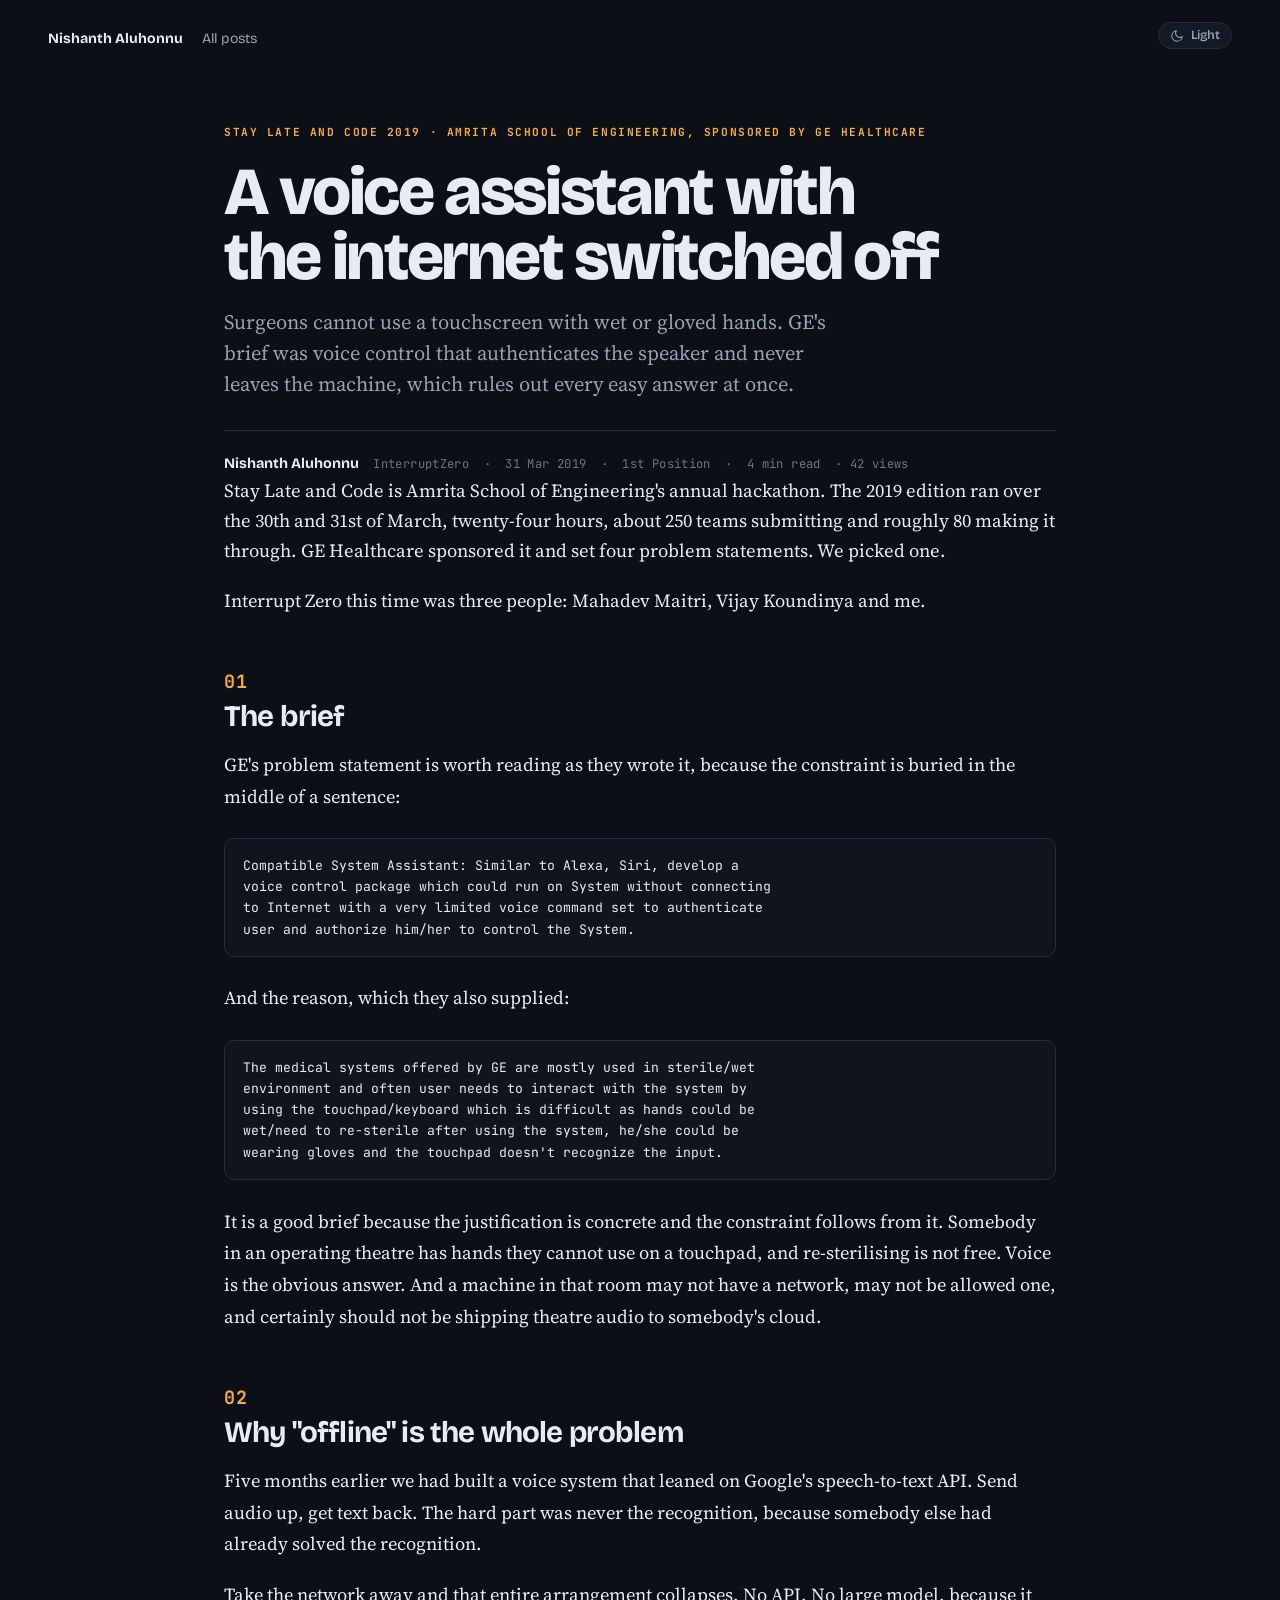
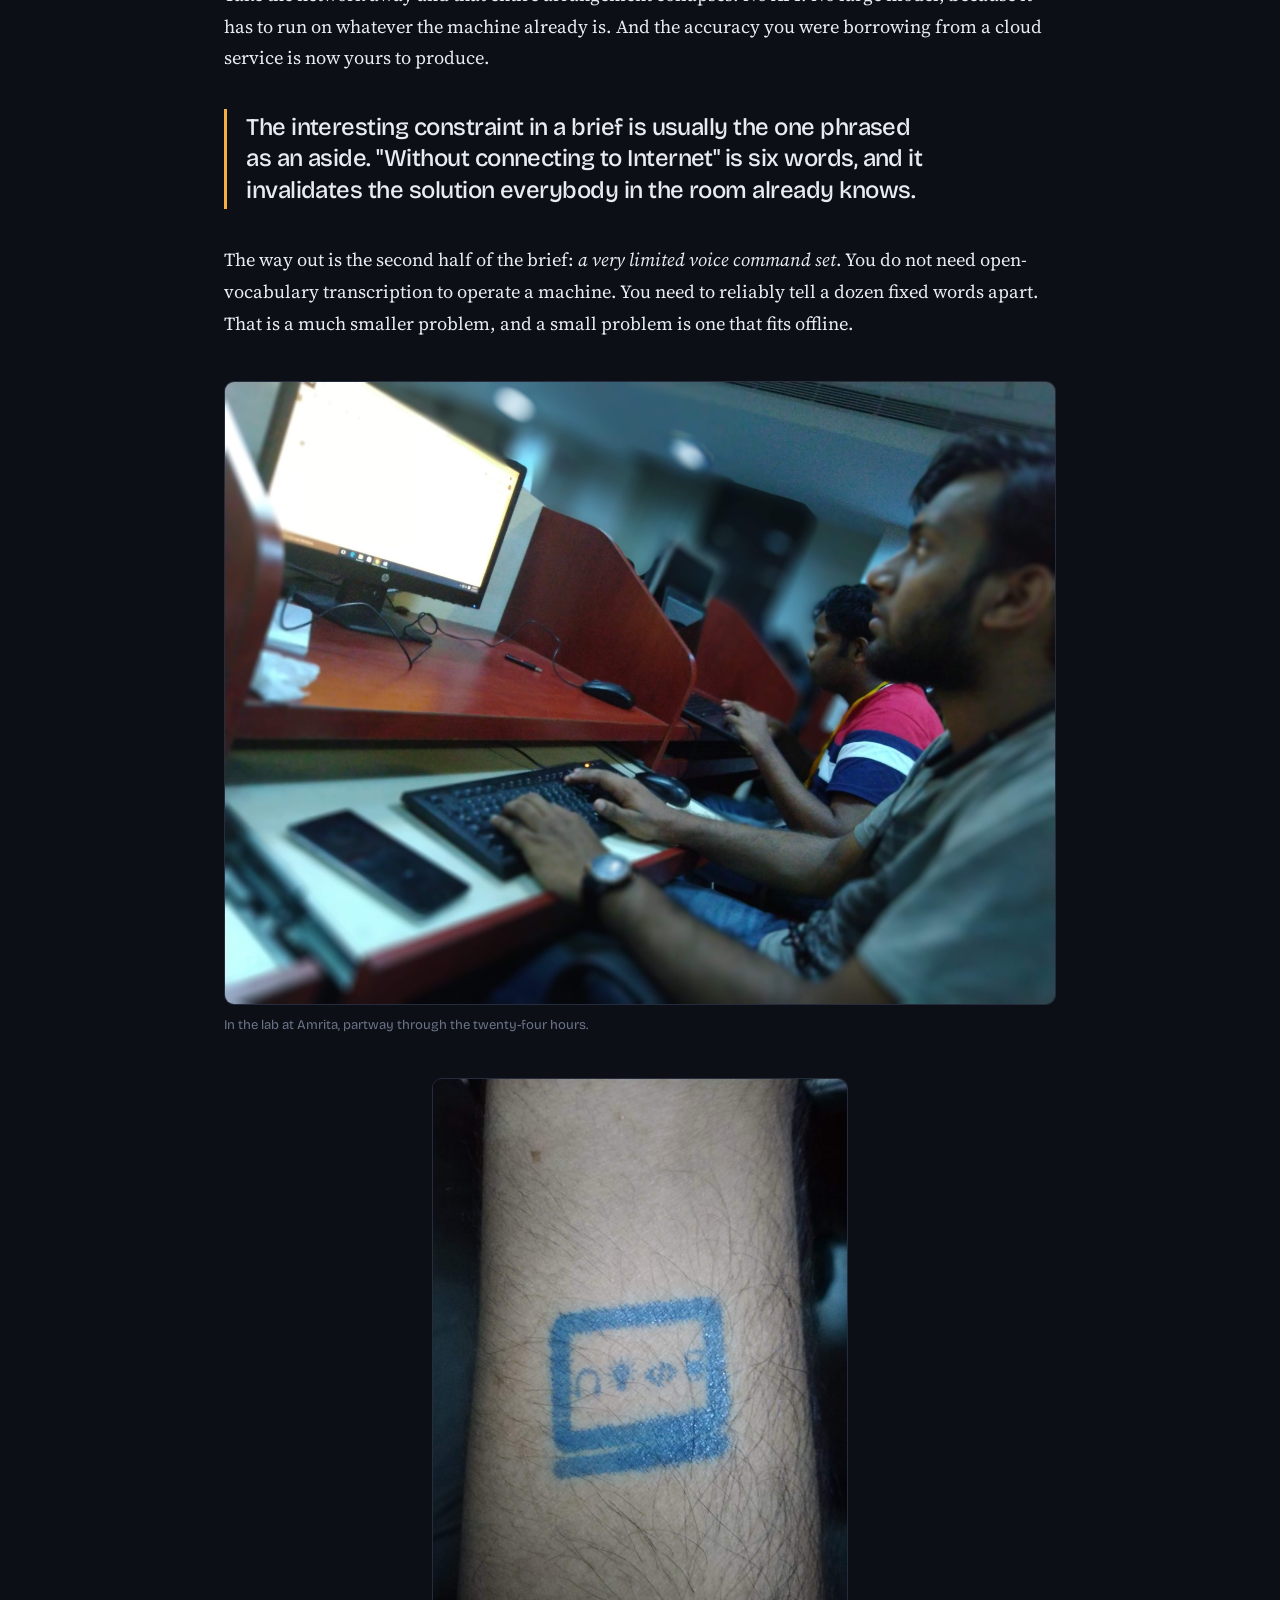
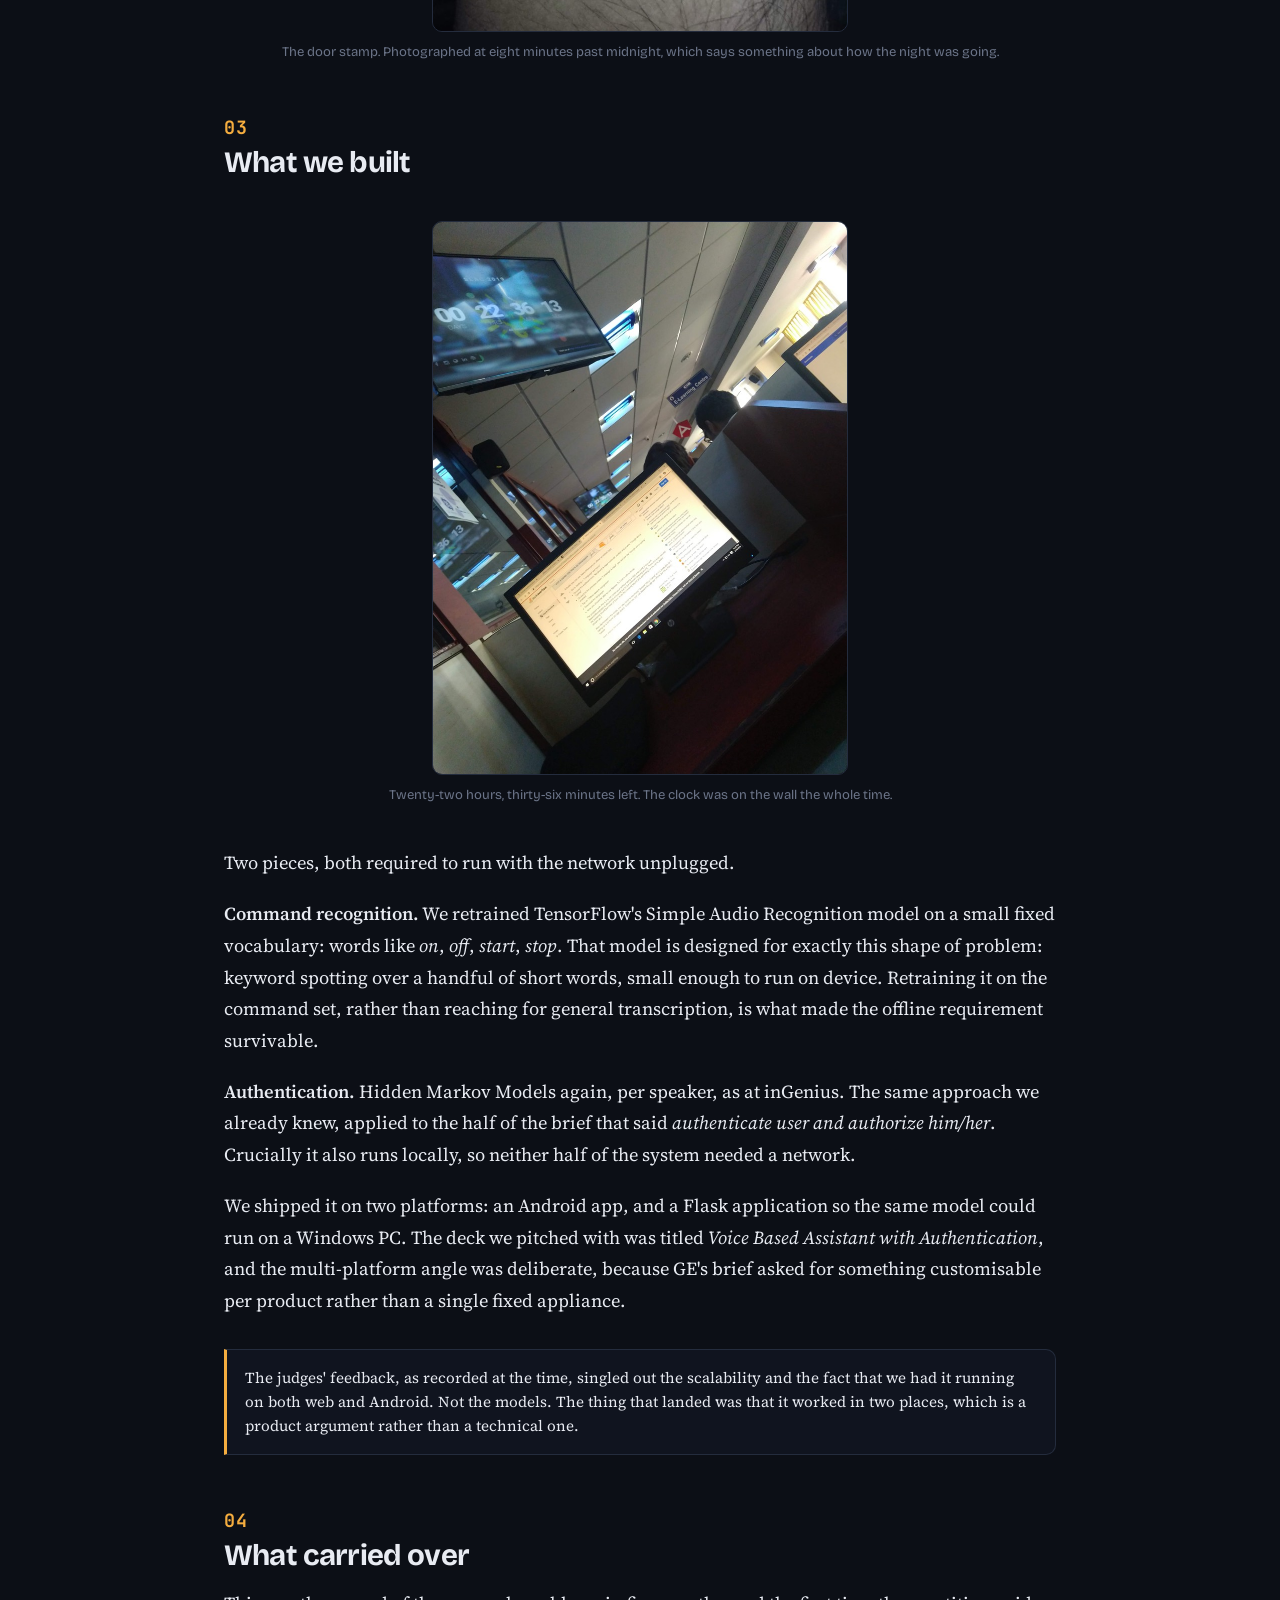
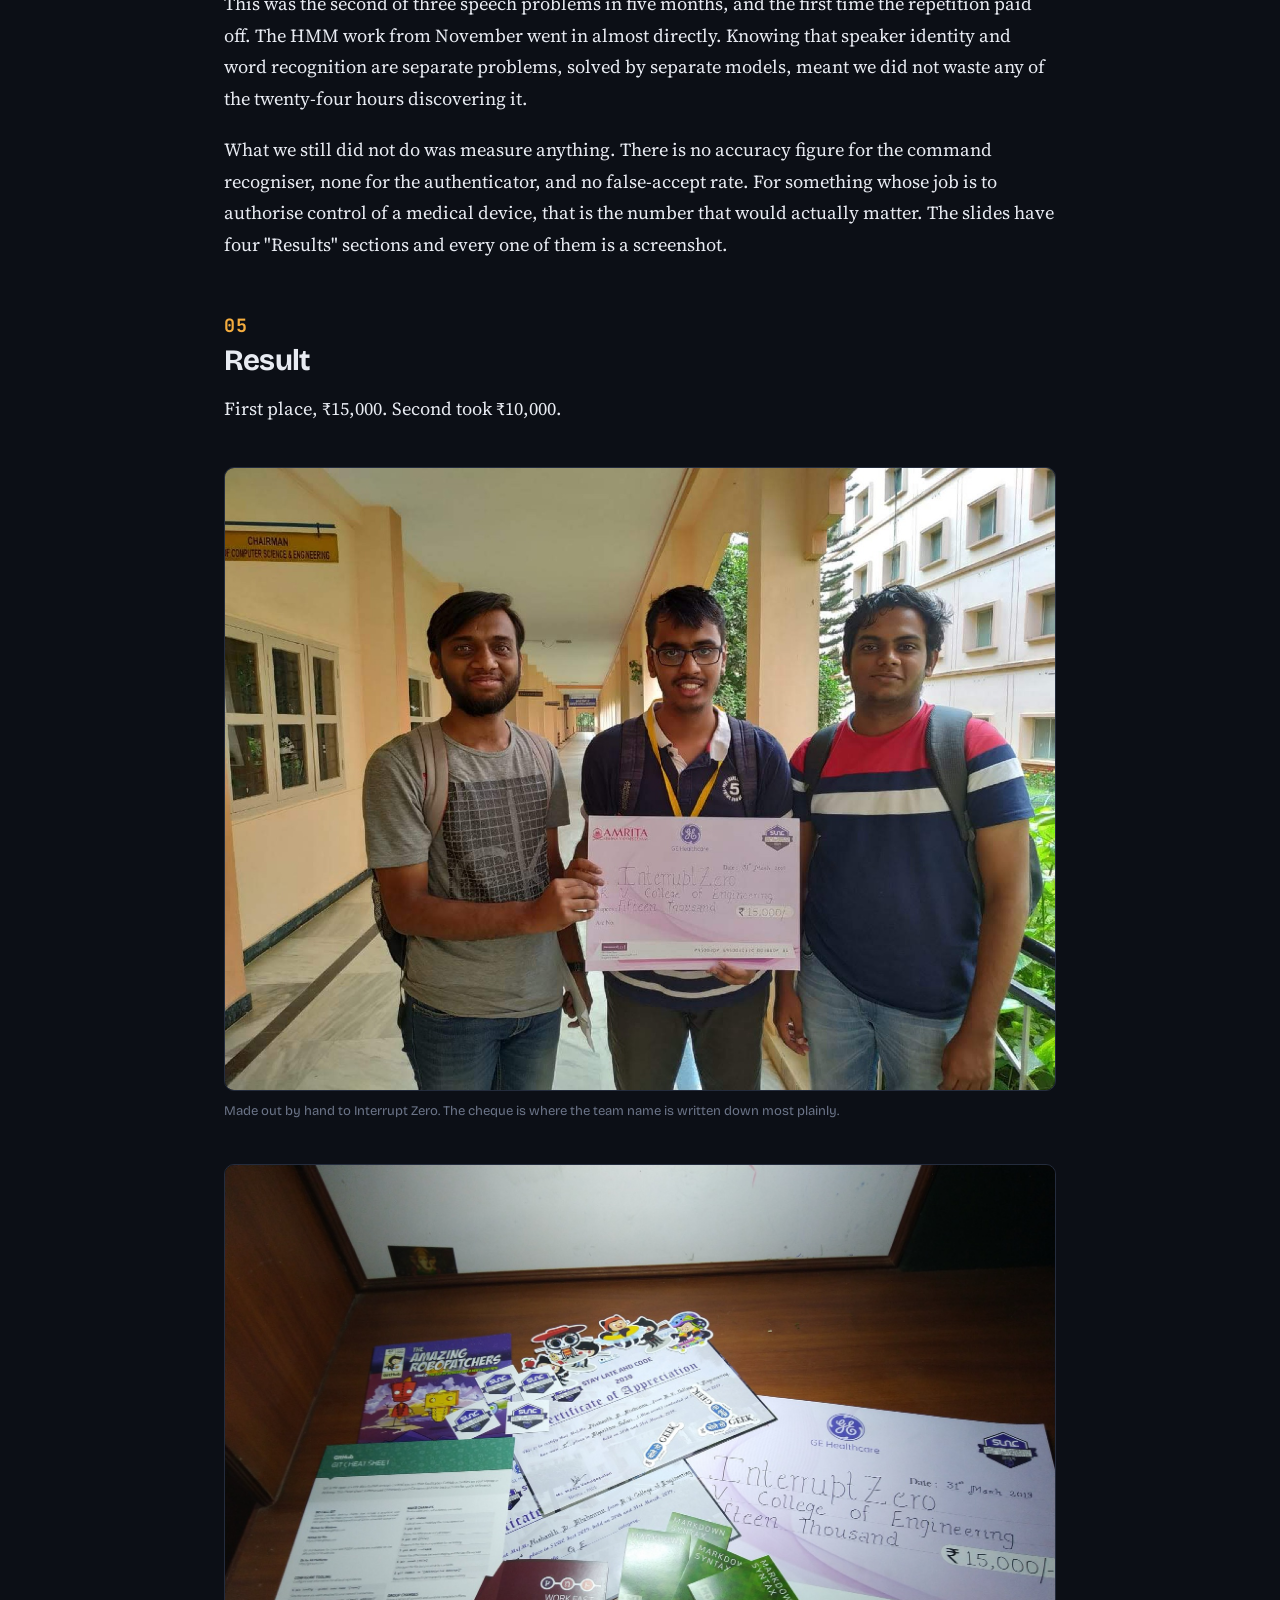
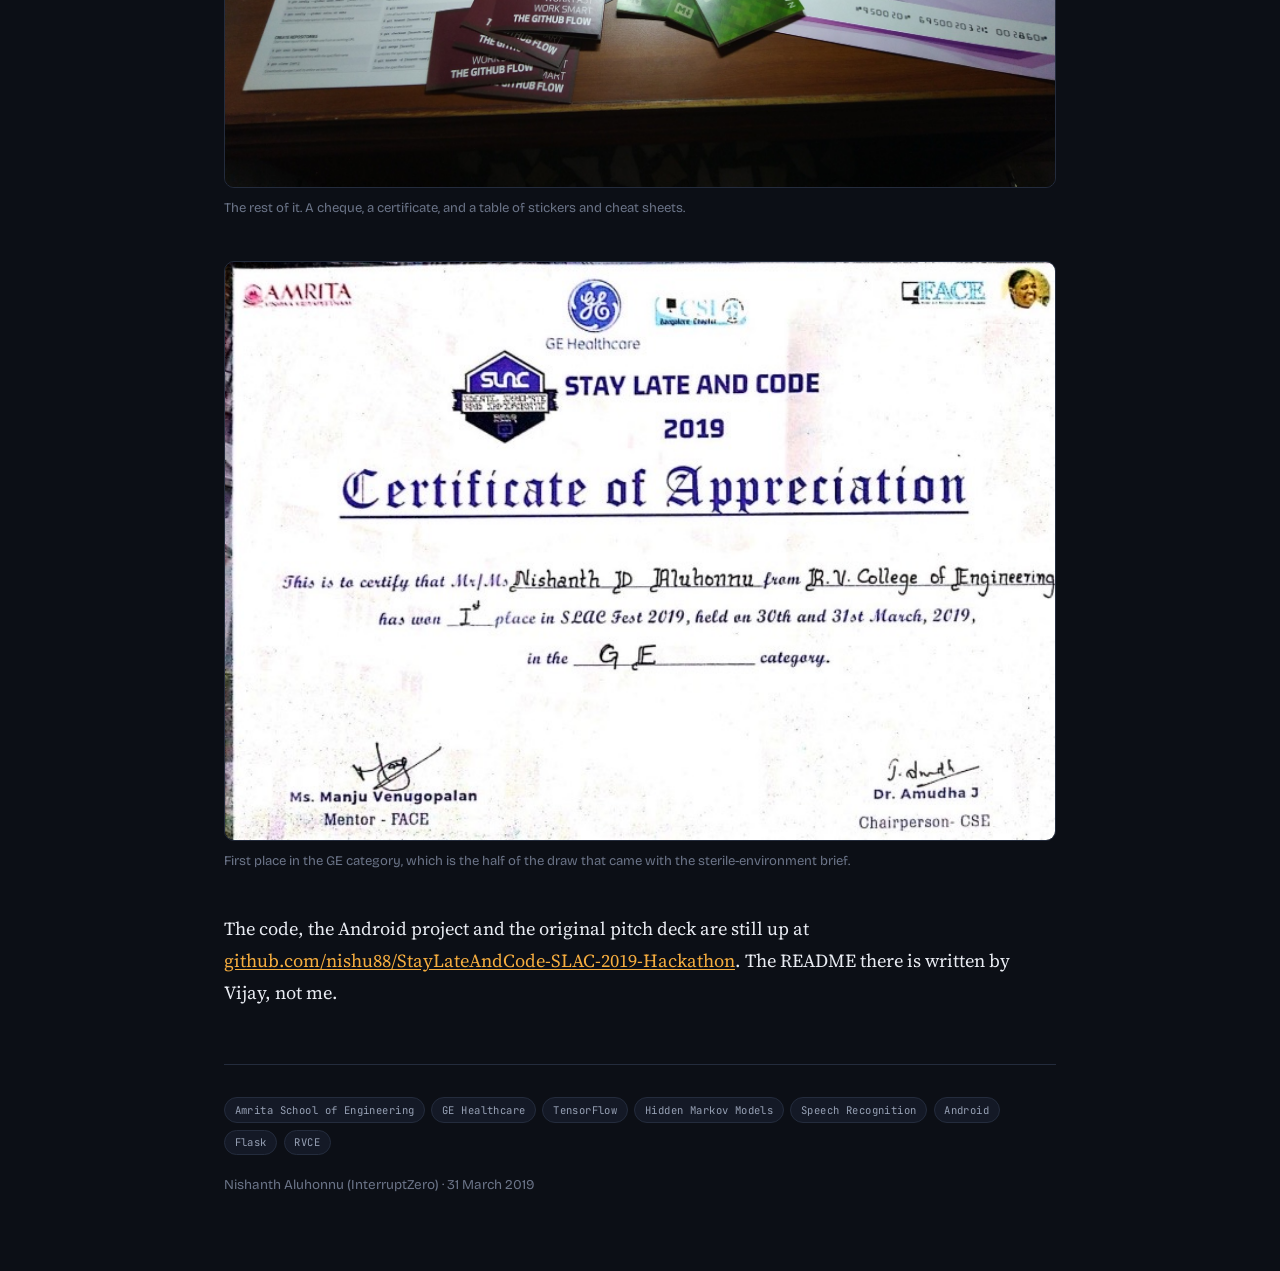
<file: blog/slac-amrita-2019/index.html>
<!doctype html>
<html lang="en">
<head>
<meta charset="utf-8">
<script>try{var t=localStorage.getItem('theme');if(t==='light')document.documentElement.setAttribute('data-theme','light');}catch(e){}</script>
<meta name="viewport" content="width=device-width, initial-scale=1, viewport-fit=cover">
<title>A voice assistant with the internet switched off</title>
<meta name="description" content="GE Healthcare's brief at SLAC 2019: voice control for medical systems, authenticated, with no network. Twenty-four hours at Amrita to build it on a PC and a phone.">
<meta property="og:type" content="article">
<meta property="og:title" content="A voice assistant with the internet switched off">
<meta property="og:description" content="GE Healthcare's brief at SLAC 2019: voice control for medical systems, authenticated, with no network. Twenty-four hours at Amrita to build it on a PC and a phone.">
<meta property="og:image" content="https://nishu88.github.io/assets/img/old_hacks/slac-2019-team-cheque.jpg">
<meta name="twitter:card" content="summary_large_image">
<link rel="icon" href="data:image/svg+xml,<svg xmlns='http://www.w3.org/2000/svg' viewBox='0 0 100 100'><text y='.9em' font-size='90'>&#127942;</text></svg>">
<link rel="stylesheet" href="https://fonts.googleapis.com/css2?family=Bricolage+Grotesque:opsz,wght@12..96,500;12..96,700;12..96,800&family=Source+Serif+4:ital,opsz,wght@0,8..60,400;0,8..60,600;1,8..60,400&family=JetBrains+Mono:wght@400;700&display=swap">
<link rel="stylesheet" href="../../assets/css/style.css">
</head>
<body>
<a class="skip" href="#main">Skip to main content</a>
<nav class="sitenav">
  <a class="brand" href="../../">Nishanth Aluhonnu</a>
  <a class="back" href="../../">All posts</a>
  <span class="spacer"></span>
  <button id="theme-toggle" type="button" aria-label="Switch to light theme">
    <svg class="i-moon" viewBox="0 0 24 24" aria-hidden="true"><path d="M21 12.8A9 9 0 1111.2 3a7 7 0 009.8 9.8z"/></svg>
    <svg class="i-sun" viewBox="0 0 24 24" aria-hidden="true"><circle cx="12" cy="12" r="4"/><path d="M12 2v2M12 20v2M4.9 4.9l1.4 1.4M17.7 17.7l1.4 1.4M2 12h2M20 12h2M4.9 19.1l1.4-1.4M17.7 6.3l1.4-1.4"/></svg>
    <span id="theme-label">Light</span>
  </button>
</nav>
<main id="main">
<div class="wrap">
  <header class="masthead col">
    <p class="kicker">Stay Late And Code 2019 · Amrita School of Engineering, sponsored by GE Healthcare</p>
    <h1>A voice assistant with the internet switched off<span class="thin"></span></h1>
    <p class="deck">Surgeons cannot use a touchscreen with wet or gloved hands. GE's brief was voice control that authenticates the speaker and never leaves the machine, which rules out every easy answer at once.</p>
    <div class="byline">
      <span class="who">Nishanth Aluhonnu</span>
      <span class="meta">InterruptZero</span>
      <span class="meta">·</span>
      <span class="meta">31 Mar 2019</span>
      <span class="meta">·</span>
      <span class="meta">1st Position</span>
      <span class="meta">·</span>
      <span class="meta">4 min read</span>
      <span class="meta" id="post-views" hidden></span>
    </div>
  </header>

  <div class="col">

    <p class="lede">Stay Late and Code is Amrita School of Engineering's annual hackathon. The 2019 edition ran over the 30th and 31st of March, twenty-four hours, about 250 teams submitting and roughly 80 making it through. GE Healthcare sponsored it and set four problem statements. We picked one.</p>

    <p>Interrupt Zero this time was three people: Mahadev Maitri, Vijay Koundinya and me.</p>

    <h2><span class="num">01</span>The brief</h2>

    <p>GE's problem statement is worth reading as they wrote it, because the constraint is buried in the middle of a sentence:</p>

<pre><code>Compatible System Assistant: Similar to Alexa, Siri, develop a
voice control package which could run on System without connecting
to Internet with a very limited voice command set to authenticate
user and authorize him/her to control the System.</code></pre>

    <p>And the reason, which they also supplied:</p>

<pre><code>The medical systems offered by GE are mostly used in sterile/wet
environment and often user needs to interact with the system by
using the touchpad/keyboard which is difficult as hands could be
wet/need to re-sterile after using the system, he/she could be
wearing gloves and the touchpad doesn't recognize the input.</code></pre>

    <p>It is a good brief because the justification is concrete and the constraint follows from it. Somebody in an operating theatre has hands they cannot use on a touchpad, and re-sterilising is not free. Voice is the obvious answer. And a machine in that room may not have a network, may not be allowed one, and certainly should not be shipping theatre audio to somebody's cloud.</p>

    <h2><span class="num">02</span>Why "offline" is the whole problem</h2>

    <p>Five months earlier we had built a voice system that leaned on Google's speech-to-text API. Send audio up, get text back. The hard part was never the recognition, because somebody else had already solved the recognition.</p>

    <p>Take the network away and that entire arrangement collapses. No API. No large model, because it has to run on whatever the machine already is. And the accuracy you were borrowing from a cloud service is now yours to produce.</p>

    <p class="pull">The interesting constraint in a brief is usually the one phrased as an aside. "Without connecting to Internet" is six words, and it invalidates the solution everybody in the room already knows.</p>

    <p>The way out is the second half of the brief: <em>a very limited voice command set</em>. You do not need open-vocabulary transcription to operate a machine. You need to reliably tell a dozen fixed words apart. That is a much smaller problem, and a small problem is one that fits offline.</p>

    <figure class="bleed">
      <img src="../../assets/img/old_hacks/slac-2019-lab.jpg" alt="Two team members working at desktop machines in a university computer lab during the overnight hackathon, lit by the monitors. Keyboards, a mouse and a phone on the desk in front.">
      <figcaption>In the lab at Amrita, partway through the twenty-four hours.</figcaption>
    </figure>

    <figure class="portrait">
      <img src="../../assets/img/old_hacks/slac-2019-stamp.jpg" alt="A close-up of a forearm with a small blue inked stamp of a computer monitor, the SLAC event mark, applied at the door.">
      <figcaption>The door stamp. Photographed at eight minutes past midnight, which says something about how the night was going.</figcaption>
    </figure>

    <h2><span class="num">03</span>What we built</h2>

    <figure class="portrait">
      <img src="../../assets/img/old_hacks/slac-2019-countdown.jpg" alt="A wall-mounted screen in a computer lab showing a countdown reading zero days, 22 hours 36 minutes 13 seconds remaining, above rows of desktop machines and a sign reading E-Learning Centre.">
      <figcaption>Twenty-two hours, thirty-six minutes left. The clock was on the wall the whole time.</figcaption>
    </figure>

    <p>Two pieces, both required to run with the network unplugged.</p>

    <p><strong>Command recognition.</strong> We retrained TensorFlow's Simple Audio Recognition model on a small fixed vocabulary: words like <em>on</em>, <em>off</em>, <em>start</em>, <em>stop</em>. That model is designed for exactly this shape of problem: keyword spotting over a handful of short words, small enough to run on device. Retraining it on the command set, rather than reaching for general transcription, is what made the offline requirement survivable.</p>

    <p><strong>Authentication.</strong> Hidden Markov Models again, per speaker, as at inGenius. The same approach we already knew, applied to the half of the brief that said <em>authenticate user and authorize him/her</em>. Crucially it also runs locally, so neither half of the system needed a network.</p>

    <p>We shipped it on two platforms: an Android app, and a Flask application so the same model could run on a Windows PC. The deck we pitched with was titled <em>Voice Based Assistant with Authentication</em>, and the multi-platform angle was deliberate, because GE's brief asked for something customisable per product rather than a single fixed appliance.</p>

    <div class="note">
      <p>The judges' feedback, as recorded at the time, singled out the scalability and the fact that we had it running on both web and Android. Not the models. The thing that landed was that it worked in two places, which is a product argument rather than a technical one.</p>
    </div>

    <h2><span class="num">04</span>What carried over</h2>

    <p>This was the second of three speech problems in five months, and the first time the repetition paid off. The HMM work from November went in almost directly. Knowing that speaker identity and word recognition are separate problems, solved by separate models, meant we did not waste any of the twenty-four hours discovering it.</p>

    <p>What we still did not do was measure anything. There is no accuracy figure for the command recogniser, none for the authenticator, and no false-accept rate. For something whose job is to authorise control of a medical device, that is the number that would actually matter. The slides have four "Results" sections and every one of them is a screenshot.</p>

    <h2><span class="num">05</span>Result</h2>

    <p>First place, ₹15,000. Second took ₹10,000.</p>

    <figure class="bleed">
      <img src="../../assets/img/old_hacks/slac-2019-team-cheque.jpg" alt="Three team members standing in an open corridor at Amrita School of Engineering, holding a cheque with Amrita, GE Healthcare and SLAC logos. It is filled in by hand: Interrupt Zero, R V College of Engineering, Fifteen thousand, fifteen thousand rupees, dated 31st March 2019.">
      <figcaption>Made out by hand to Interrupt Zero. The cheque is where the team name is written down most plainly.</figcaption>
    </figure>

    <figure class="bleed">
      <img src="../../assets/img/old_hacks/slac-2019-prizes.jpg" alt="The contents of the prize laid out on a wooden table: the GE Healthcare cheque for fifteen thousand rupees, a SLAC 2019 Certificate of Appreciation, a GitHub git cheat sheet, GitHub Flow cards, Markdown syntax stickers and assorted SLAC stickers.">
      <figcaption>The rest of it. A cheque, a certificate, and a table of stickers and cheat sheets.</figcaption>
    </figure>

    <figure>
      <img src="../../assets/img/old_hacks/slac-2019-certificate.jpg" alt="SLAC 2019 Certificate of Appreciation carrying Amrita, GE Healthcare, CSI Bangalore Chapter and FACE logos. Handwritten: Nishanth D Aluhonnu from R. V. College of Engineering has won I place in SLAC Fest 2019, held on 30th and 31st March 2019, in the GE category.">
      <figcaption>First place in the GE category, which is the half of the draw that came with the sterile-environment brief.</figcaption>
    </figure>

    <p>The code, the Android project and the original pitch deck are still up at <a href="https://github.com/nishu88/StayLateAndCode-SLAC-2019-Hackathon">github.com/nishu88/StayLateAndCode-SLAC-2019-Hackathon</a>. The README there is written by Vijay, not me.</p>


    <footer class="end">
      <ul class="tags">
        <li>Amrita School of Engineering</li><li>GE Healthcare</li><li>TensorFlow</li><li>Hidden Markov Models</li><li>Speech Recognition</li><li>Android</li><li>Flask</li><li>RVCE</li>
      </ul>
      <p>Nishanth Aluhonnu (InterruptZero) · 31 March 2019</p>
    </footer>
  </div>
</div>
</main>
<script>
(function(){
  var root=document.documentElement,
      btn=document.getElementById('theme-toggle'),
      lbl=document.getElementById('theme-label');
  function paint(){
    var light=root.getAttribute('data-theme')==='light';
    lbl.textContent=light?'Dark':'Light';
    btn.setAttribute('aria-label','Switch to '+(light?'dark':'light')+' theme');
  }
  paint();
  btn.addEventListener('click',function(){
    var light=root.getAttribute('data-theme')==='light';
    if(light){ root.removeAttribute('data-theme'); }
    else { root.setAttribute('data-theme','light'); }
    try{ localStorage.setItem('theme', light?'dark':'light'); }catch(e){}
    paint();
  });
})();
</script>
<script>
(function(){
  var imgs = document.querySelectorAll('figure img');
  if(!imgs.length) return;
  var box = null, opener = null;

  function close(){
    if(!box) return;
    document.removeEventListener('keydown', onKey, true);
    box.remove(); box = null;
    document.body.classList.remove('lb-open');
    if(opener){ opener.focus(); opener = null; }
  }
  function onKey(e){
    if(e.key === 'Escape'){ e.preventDefault(); close(); return; }
    if(e.key === 'Tab' && box){           // only one control inside, so keep focus on it
      e.preventDefault();
      box.querySelector('.close').focus();
    }
  }
  function open(img){
    if(box) return;
    opener = img;
    var fig = img.closest('figure'),
        cap = fig && fig.querySelector('figcaption');

    box = document.createElement('div');
    box.className = 'lightbox';
    box.setAttribute('role','dialog');
    box.setAttribute('aria-modal','true');
    box.setAttribute('aria-label', img.alt ? img.alt.slice(0,120) : 'Enlarged image');

    var btn = document.createElement('button');
    btn.type = 'button'; btn.className = 'close';
    btn.setAttribute('aria-label','Close image');
    btn.textContent = '\u00d7';

    var big = document.createElement('img');
    big.src = img.currentSrc || img.src;
    big.alt = img.alt || '';

    box.appendChild(btn);
    box.appendChild(big);
    if(cap){
      var p = document.createElement('p');
      p.className = 'cap'; p.textContent = cap.textContent;
      box.appendChild(p);
    }
    document.body.appendChild(box);
    document.body.classList.add('lb-open');
    btn.focus();
    box.addEventListener('click', close);
    document.addEventListener('keydown', onKey, true);
  }

  Array.prototype.forEach.call(imgs, function(img){
    img.tabIndex = 0;
    img.setAttribute('role','button');
    img.setAttribute('aria-label','Enlarge image' + (img.alt ? ': ' + img.alt.slice(0,80) : ''));
    img.addEventListener('click', function(){ open(img); });
    img.addEventListener('keydown', function(e){
      if(e.key === 'Enter' || e.key === ' '){ e.preventDefault(); open(img); }
    });
  });
})();
</script>

<!-- ── Analytics ──────────────────────────────────────────────────────────
     Both are cookieless, so no consent banner is needed.
     GoatCounter dashboard : https://nishu88.goatcounter.com
     Cloudflare            : dash.cloudflare.com → Analytics & Logs → Web Analytics
     Neither fires on localhost / 127.0.0.1 (see the guard below).           -->
<script>window.__analytics = !/^(localhost|127\.0\.0\.1|\[::1\])$/.test(location.hostname);</script>
<script>
if(window.__analytics){
  var g=document.createElement('script');
  g.async=true; g.src='//gc.zgo.at/count.js';
  g.setAttribute('data-goatcounter','https://nishu88.goatcounter.com/count');
  document.head.appendChild(g);

  var c=document.createElement('script');
  c.type='module'; c.src='https://static.cloudflareinsights.com/beacon.min.js';
  c.setAttribute('data-cf-beacon','{"token":"1c7f8f5a63014833bc865585958e417c"}');
  document.head.appendChild(c);
}
</script>
<script>
(function(){
  if(!window.__analytics) return;
  var el = document.getElementById('post-views');
  if(!el) return;
  var base = 42;   // seeded baseline; see /view-baselines.txt
  function show(n){
    if(!n || n <= 0) return;
    el.textContent = '\u00b7 ' + n.toLocaleString() + (n === 1 ? ' view' : ' views');
    el.hidden = false;
  }
  fetch('https://nishu88.goatcounter.com/counter/' + encodeURIComponent(location.pathname) + '.json', {mode:'cors'})
    .then(function(r){ return r.ok ? r.json() : Promise.reject(); })
    .then(function(d){
      var n = parseInt(String(d.count).replace(/[^0-9]/g,''), 10);
      show(base + (isNaN(n) ? 0 : n));
    }).catch(function(){ show(base); });
})();
</script>
</body>
</html>
</file>
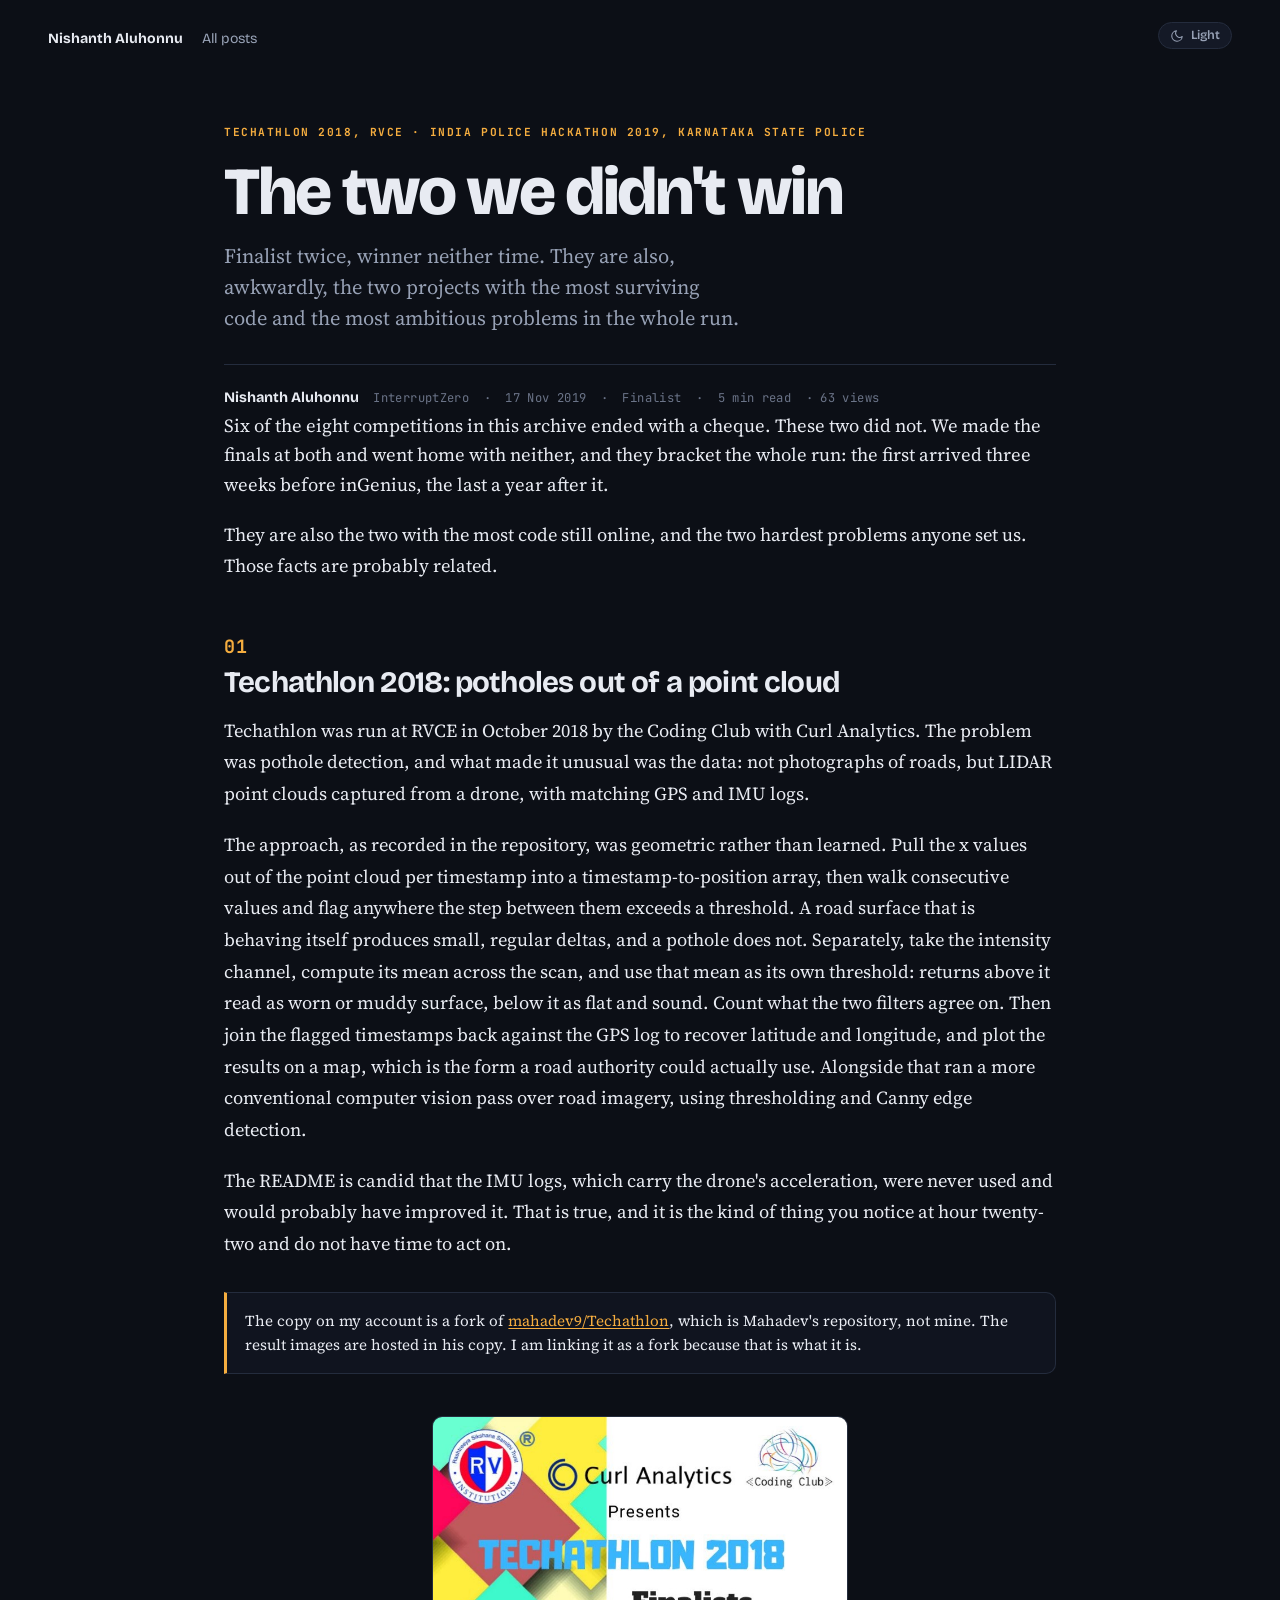
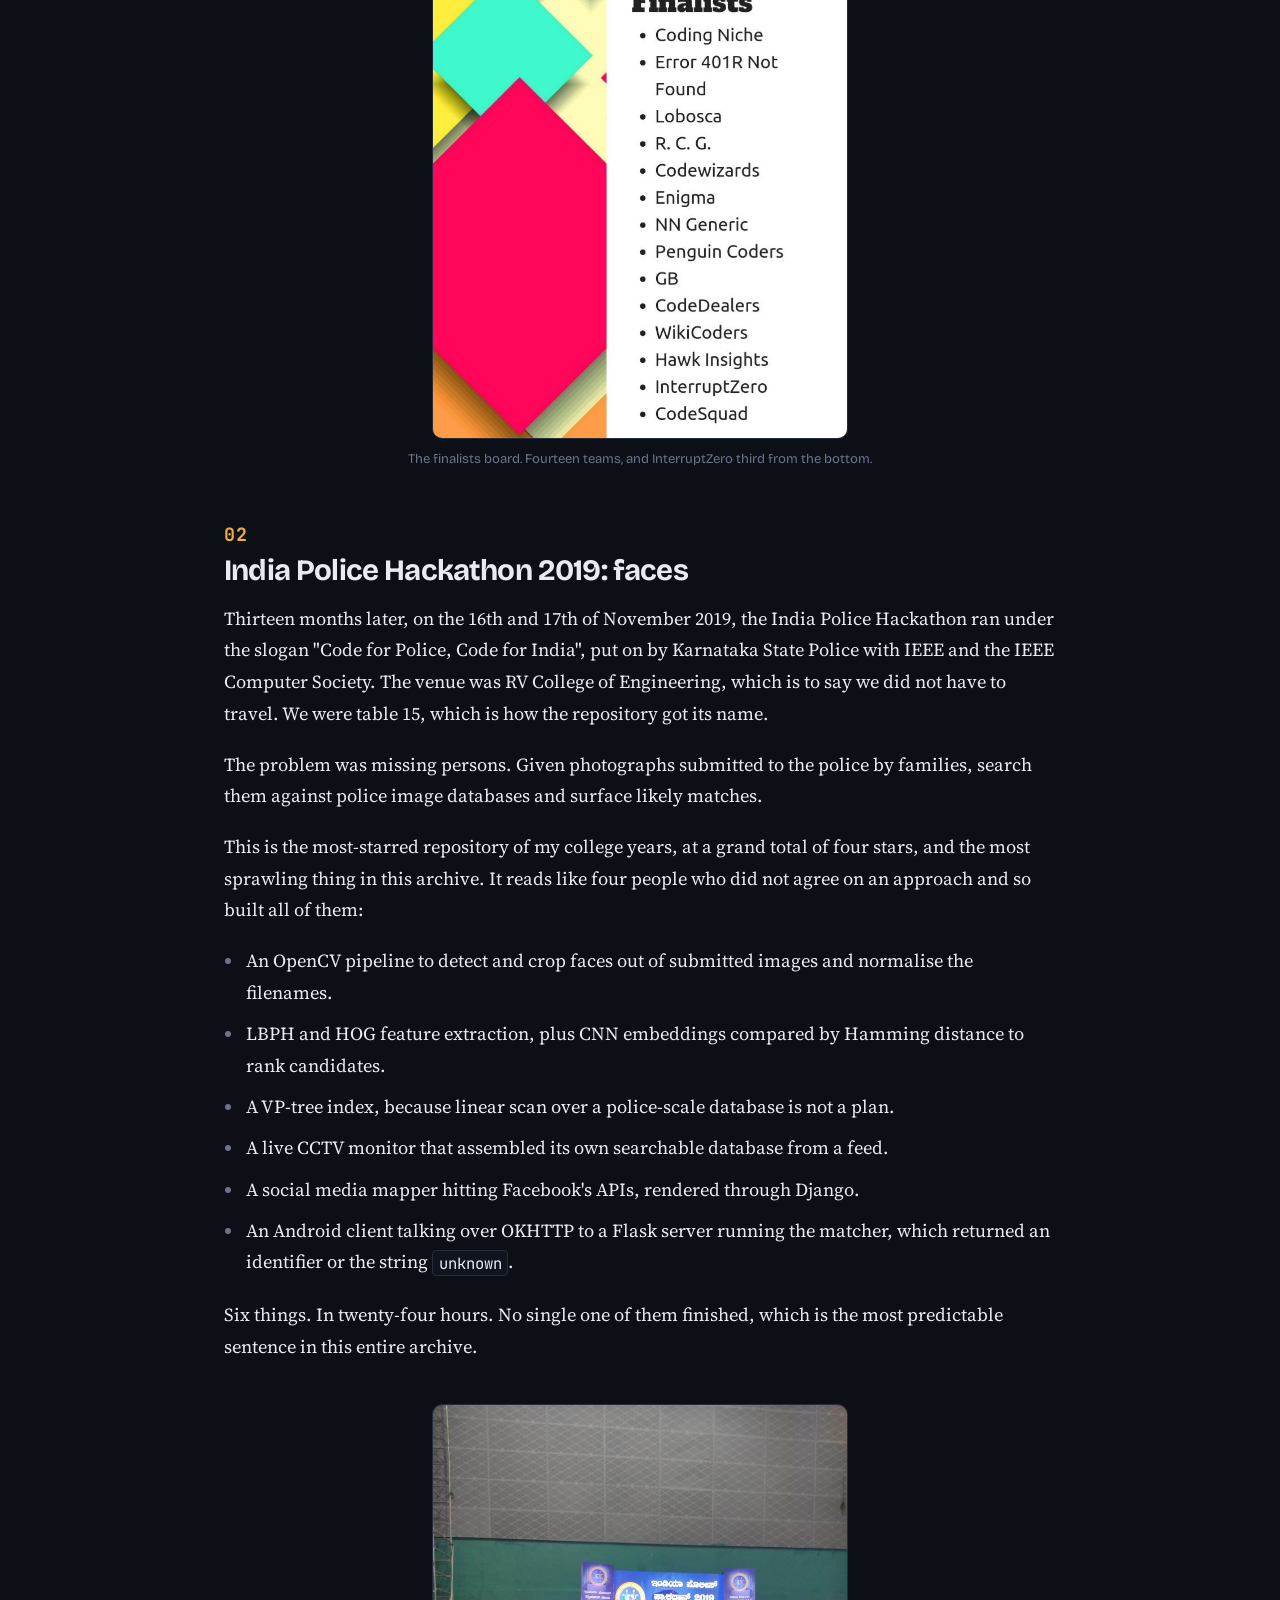
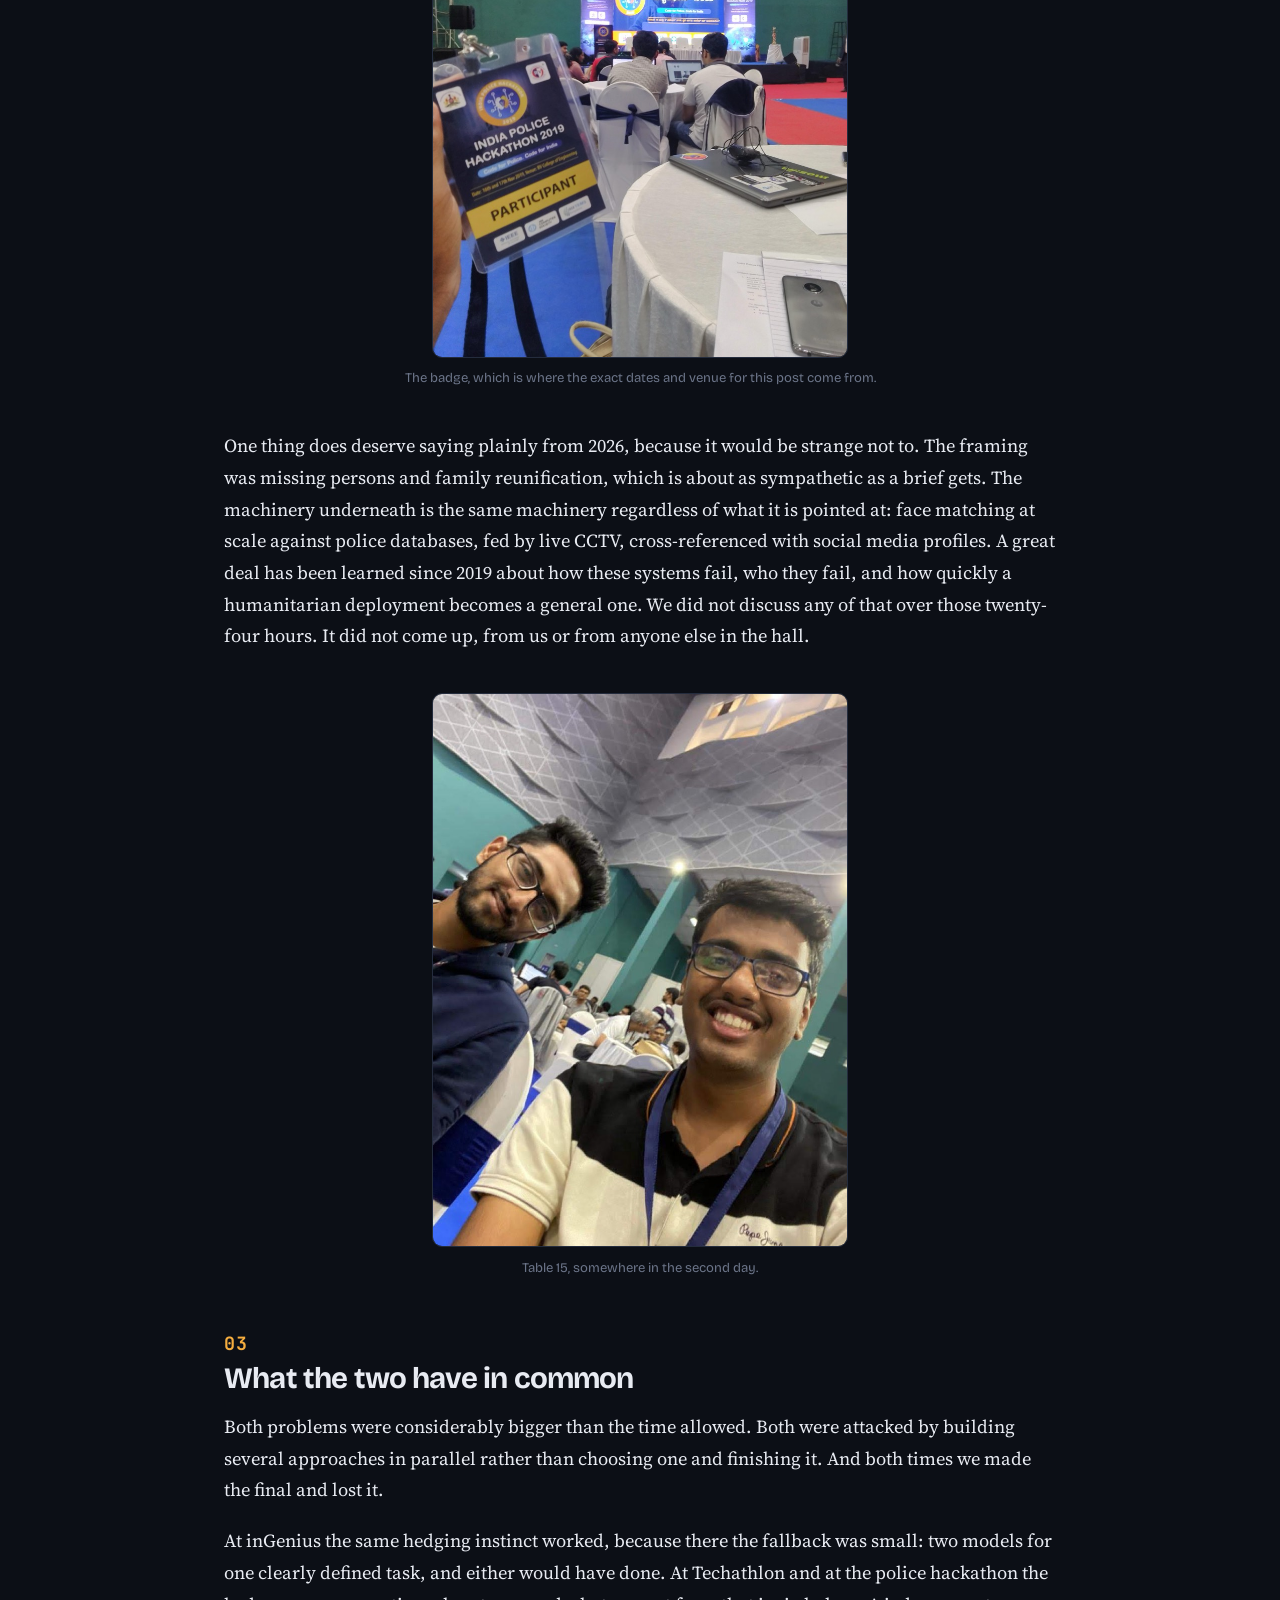
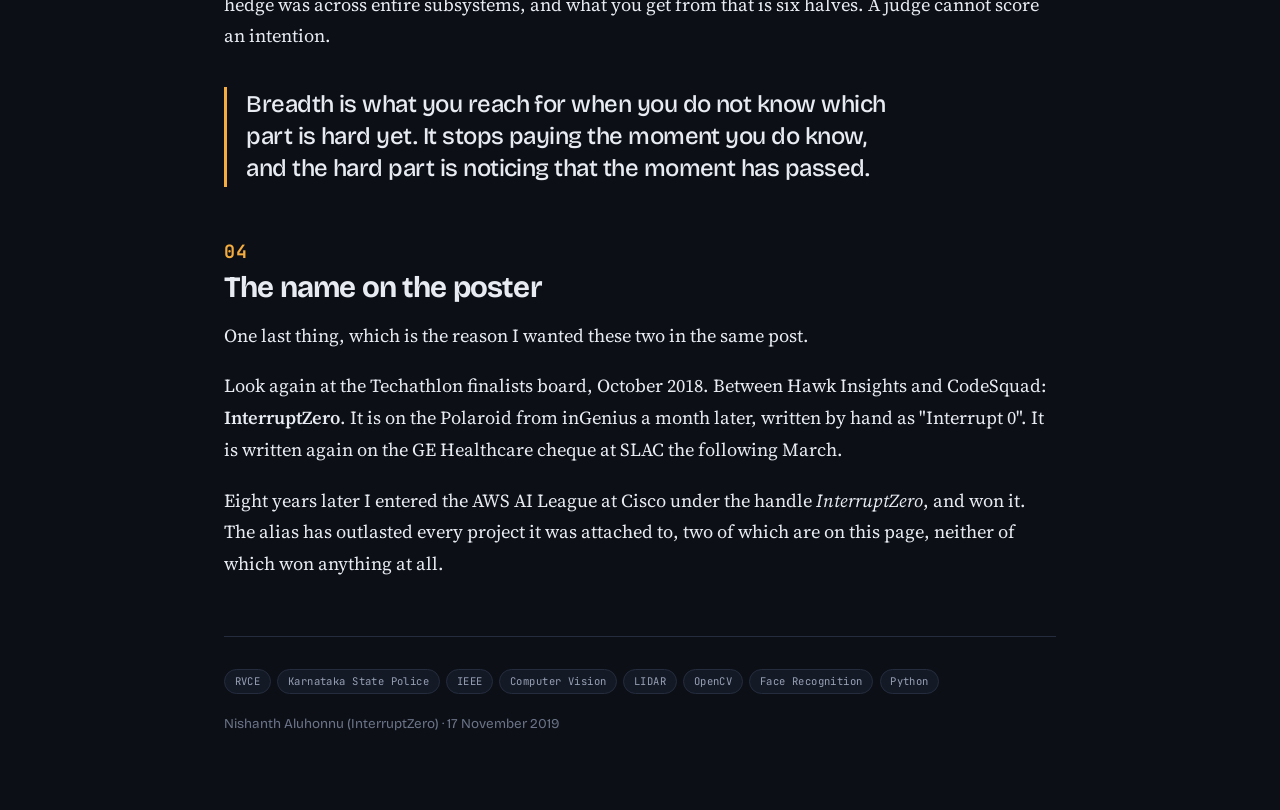
<file: blog/two-we-didnt-win-2018-2019/index.html>
<!doctype html>
<html lang="en">
<head>
<meta charset="utf-8">
<script>try{var t=localStorage.getItem('theme');if(t==='light')document.documentElement.setAttribute('data-theme','light');}catch(e){}</script>
<meta name="viewport" content="width=device-width, initial-scale=1, viewport-fit=cover">
<title>The two we didn't win</title>
<meta name="description" content="Techathlon 2018 and the India Police Hackathon 2019: finalist at both, winner at neither. They are also the two with the most code left behind.">
<meta property="og:type" content="article">
<meta property="og:title" content="The two we didn't win">
<meta property="og:description" content="Techathlon 2018 and the India Police Hackathon 2019: finalist at both, winner at neither. They are also the two with the most code left behind.">
<meta property="og:image" content="https://nishu88.github.io/assets/img/old_hacks/techathlon-2018-finalists.jpg">
<meta name="twitter:card" content="summary_large_image">
<link rel="icon" href="data:image/svg+xml,<svg xmlns='http://www.w3.org/2000/svg' viewBox='0 0 100 100'><text y='.9em' font-size='90'>&#127942;</text></svg>">
<link rel="stylesheet" href="https://fonts.googleapis.com/css2?family=Bricolage+Grotesque:opsz,wght@12..96,500;12..96,700;12..96,800&family=Source+Serif+4:ital,opsz,wght@0,8..60,400;0,8..60,600;1,8..60,400&family=JetBrains+Mono:wght@400;700&display=swap">
<link rel="stylesheet" href="../../assets/css/style.css">
</head>
<body>
<a class="skip" href="#main">Skip to main content</a>
<nav class="sitenav">
  <a class="brand" href="../../">Nishanth Aluhonnu</a>
  <a class="back" href="../../">All posts</a>
  <span class="spacer"></span>
  <button id="theme-toggle" type="button" aria-label="Switch to light theme">
    <svg class="i-moon" viewBox="0 0 24 24" aria-hidden="true"><path d="M21 12.8A9 9 0 1111.2 3a7 7 0 009.8 9.8z"/></svg>
    <svg class="i-sun" viewBox="0 0 24 24" aria-hidden="true"><circle cx="12" cy="12" r="4"/><path d="M12 2v2M12 20v2M4.9 4.9l1.4 1.4M17.7 17.7l1.4 1.4M2 12h2M20 12h2M4.9 19.1l1.4-1.4M17.7 6.3l1.4-1.4"/></svg>
    <span id="theme-label">Light</span>
  </button>
</nav>
<main id="main">
<div class="wrap">
  <header class="masthead col">
    <p class="kicker">Techathlon 2018, RVCE · India Police Hackathon 2019, Karnataka State Police</p>
    <h1>The two we didn't win<span class="thin"></span></h1>
    <p class="deck">Finalist twice, winner neither time. They are also, awkwardly, the two projects with the most surviving code and the most ambitious problems in the whole run.</p>
    <div class="byline">
      <span class="who">Nishanth Aluhonnu</span>
      <span class="meta">InterruptZero</span>
      <span class="meta">·</span>
      <span class="meta">17 Nov 2019</span>
      <span class="meta">·</span>
      <span class="meta">Finalist</span>
      <span class="meta">·</span>
      <span class="meta">5 min read</span>
      <span class="meta" id="post-views" hidden></span>
    </div>
  </header>

  <div class="col">

    <p class="lede">Six of the eight competitions in this archive ended with a cheque. These two did not. We made the finals at both and went home with neither, and they bracket the whole run: the first arrived three weeks before inGenius, the last a year after it.</p>

    <p>They are also the two with the most code still online, and the two hardest problems anyone set us. Those facts are probably related.</p>

    <h2><span class="num">01</span>Techathlon 2018: potholes out of a point cloud</h2>

    <p>Techathlon was run at RVCE in October 2018 by the Coding Club with Curl Analytics. The problem was pothole detection, and what made it unusual was the data: not photographs of roads, but LIDAR point clouds captured from a drone, with matching GPS and IMU logs.</p>

    <p>The approach, as recorded in the repository, was geometric rather than learned. Pull the x values out of the point cloud per timestamp into a timestamp-to-position array, then walk consecutive values and flag anywhere the step between them exceeds a threshold. A road surface that is behaving itself produces small, regular deltas, and a pothole does not. Separately, take the intensity channel, compute its mean across the scan, and use that mean as its own threshold: returns above it read as worn or muddy surface, below it as flat and sound. Count what the two filters agree on. Then join the flagged timestamps back against the GPS log to recover latitude and longitude, and plot the results on a map, which is the form a road authority could actually use. Alongside that ran a more conventional computer vision pass over road imagery, using thresholding and Canny edge detection.</p>

    <p>The README is candid that the IMU logs, which carry the drone's acceleration, were never used and would probably have improved it. That is true, and it is the kind of thing you notice at hour twenty-two and do not have time to act on.</p>

    <div class="note">
      <p>The copy on my account is a fork of <a href="https://github.com/mahadev9/Techathlon">mahadev9/Techathlon</a>, which is Mahadev's repository, not mine. The result images are hosted in his copy. I am linking it as a fork because that is what it is.</p>
    </div>

    <figure class="portrait">
      <img src="../../assets/img/old_hacks/techathlon-2018-finalists.jpg" alt="A Techathlon 2018 poster from RV Institutions, Curl Analytics and the Coding Club, headed Finalists, listing team names including Coding Niche, Error 401R Not Found, Lobosca, Codewizards, Enigma, Penguin Coders, CodeDealers, WikiCoders, Hawk Insights, InterruptZero and CodeSquad.">
      <figcaption>The finalists board. Fourteen teams, and InterruptZero third from the bottom.</figcaption>
    </figure>

    <h2><span class="num">02</span>India Police Hackathon 2019: faces</h2>

    <p>Thirteen months later, on the 16th and 17th of November 2019, the India Police Hackathon ran under the slogan "Code for Police, Code for India", put on by Karnataka State Police with IEEE and the IEEE Computer Society. The venue was RV College of Engineering, which is to say we did not have to travel. We were table 15, which is how the repository got its name.</p>

    <p>The problem was missing persons. Given photographs submitted to the police by families, search them against police image databases and surface likely matches.</p>

    <p>This is the most-starred repository of my college years, at a grand total of four stars, and the most sprawling thing in this archive. It reads like four people who did not agree on an approach and so built all of them:</p>

    <ul>
      <li>An OpenCV pipeline to detect and crop faces out of submitted images and normalise the filenames.</li>
      <li>LBPH and HOG feature extraction, plus CNN embeddings compared by Hamming distance to rank candidates.</li>
      <li>A VP-tree index, because linear scan over a police-scale database is not a plan.</li>
      <li>A live CCTV monitor that assembled its own searchable database from a feed.</li>
      <li>A social media mapper hitting Facebook's APIs, rendered through Django.</li>
      <li>An Android client talking over OKHTTP to a Flask server running the matcher, which returned an identifier or the string <code>unknown</code>.</li>
    </ul>

    <p>Six things. In twenty-four hours. No single one of them finished, which is the most predictable sentence in this entire archive.</p>

    <figure class="portrait">
      <img src="../../assets/img/old_hacks/police-hackathon-2019-badge.jpg" alt="A participant badge held up in the foreground reading India Police Hackathon 2019, Code for Police Code for India, dates 16th and 17th Nov 2019, venue RV College of Engineering. Behind it, teams work at round tables facing a lit stage with Kannada and English event banners.">
      <figcaption>The badge, which is where the exact dates and venue for this post come from.</figcaption>
    </figure>

    <p>One thing does deserve saying plainly from 2026, because it would be strange not to. The framing was missing persons and family reunification, which is about as sympathetic as a brief gets. The machinery underneath is the same machinery regardless of what it is pointed at: face matching at scale against police databases, fed by live CCTV, cross-referenced with social media profiles. A great deal has been learned since 2019 about how these systems fail, who they fail, and how quickly a humanitarian deployment becomes a general one. We did not discuss any of that over those twenty-four hours. It did not come up, from us or from anyone else in the hall.</p>

    <figure class="portrait">
      <img src="../../assets/img/old_hacks/police-hackathon-2019-team.jpg" alt="A selfie of two team members in the hackathon venue, a large hall with teal walls and a patterned ceiling, other participants seated behind them.">
      <figcaption>Table 15, somewhere in the second day.</figcaption>
    </figure>

    <h2><span class="num">03</span>What the two have in common</h2>

    <p>Both problems were considerably bigger than the time allowed. Both were attacked by building several approaches in parallel rather than choosing one and finishing it. And both times we made the final and lost it.</p>

    <p>At inGenius the same hedging instinct worked, because there the fallback was small: two models for one clearly defined task, and either would have done. At Techathlon and at the police hackathon the hedge was across entire subsystems, and what you get from that is six halves. A judge cannot score an intention.</p>

    <p class="pull">Breadth is what you reach for when you do not know which part is hard yet. It stops paying the moment you do know, and the hard part is noticing that the moment has passed.</p>

    <h2><span class="num">04</span>The name on the poster</h2>

    <p>One last thing, which is the reason I wanted these two in the same post.</p>

    <p>Look again at the Techathlon finalists board, October 2018. Between Hawk Insights and CodeSquad: <strong>InterruptZero</strong>. It is on the Polaroid from inGenius a month later, written by hand as "Interrupt 0". It is written again on the GE Healthcare cheque at SLAC the following March.</p>

    <p>Eight years later I entered the AWS AI League at Cisco under the handle <em>InterruptZero</em>, and won it. The alias has outlasted every project it was attached to, two of which are on this page, neither of which won anything at all.</p>


    <footer class="end">
      <ul class="tags">
        <li>RVCE</li><li>Karnataka State Police</li><li>IEEE</li><li>Computer Vision</li><li>LIDAR</li><li>OpenCV</li><li>Face Recognition</li><li>Python</li>
      </ul>
      <p>Nishanth Aluhonnu (InterruptZero) · 17 November 2019</p>
    </footer>
  </div>
</div>
</main>
<script>
(function(){
  var root=document.documentElement,
      btn=document.getElementById('theme-toggle'),
      lbl=document.getElementById('theme-label');
  function paint(){
    var light=root.getAttribute('data-theme')==='light';
    lbl.textContent=light?'Dark':'Light';
    btn.setAttribute('aria-label','Switch to '+(light?'dark':'light')+' theme');
  }
  paint();
  btn.addEventListener('click',function(){
    var light=root.getAttribute('data-theme')==='light';
    if(light){ root.removeAttribute('data-theme'); }
    else { root.setAttribute('data-theme','light'); }
    try{ localStorage.setItem('theme', light?'dark':'light'); }catch(e){}
    paint();
  });
})();
</script>
<script>
(function(){
  var imgs = document.querySelectorAll('figure img');
  if(!imgs.length) return;
  var box = null, opener = null;

  function close(){
    if(!box) return;
    document.removeEventListener('keydown', onKey, true);
    box.remove(); box = null;
    document.body.classList.remove('lb-open');
    if(opener){ opener.focus(); opener = null; }
  }
  function onKey(e){
    if(e.key === 'Escape'){ e.preventDefault(); close(); return; }
    if(e.key === 'Tab' && box){           // only one control inside, so keep focus on it
      e.preventDefault();
      box.querySelector('.close').focus();
    }
  }
  function open(img){
    if(box) return;
    opener = img;
    var fig = img.closest('figure'),
        cap = fig && fig.querySelector('figcaption');

    box = document.createElement('div');
    box.className = 'lightbox';
    box.setAttribute('role','dialog');
    box.setAttribute('aria-modal','true');
    box.setAttribute('aria-label', img.alt ? img.alt.slice(0,120) : 'Enlarged image');

    var btn = document.createElement('button');
    btn.type = 'button'; btn.className = 'close';
    btn.setAttribute('aria-label','Close image');
    btn.textContent = '\u00d7';

    var big = document.createElement('img');
    big.src = img.currentSrc || img.src;
    big.alt = img.alt || '';

    box.appendChild(btn);
    box.appendChild(big);
    if(cap){
      var p = document.createElement('p');
      p.className = 'cap'; p.textContent = cap.textContent;
      box.appendChild(p);
    }
    document.body.appendChild(box);
    document.body.classList.add('lb-open');
    btn.focus();
    box.addEventListener('click', close);
    document.addEventListener('keydown', onKey, true);
  }

  Array.prototype.forEach.call(imgs, function(img){
    img.tabIndex = 0;
    img.setAttribute('role','button');
    img.setAttribute('aria-label','Enlarge image' + (img.alt ? ': ' + img.alt.slice(0,80) : ''));
    img.addEventListener('click', function(){ open(img); });
    img.addEventListener('keydown', function(e){
      if(e.key === 'Enter' || e.key === ' '){ e.preventDefault(); open(img); }
    });
  });
})();
</script>

<!-- ── Analytics ──────────────────────────────────────────────────────────
     Both are cookieless, so no consent banner is needed.
     GoatCounter dashboard : https://nishu88.goatcounter.com
     Cloudflare            : dash.cloudflare.com → Analytics & Logs → Web Analytics
     Neither fires on localhost / 127.0.0.1 (see the guard below).           -->
<script>window.__analytics = !/^(localhost|127\.0\.0\.1|\[::1\])$/.test(location.hostname);</script>
<script>
if(window.__analytics){
  var g=document.createElement('script');
  g.async=true; g.src='//gc.zgo.at/count.js';
  g.setAttribute('data-goatcounter','https://nishu88.goatcounter.com/count');
  document.head.appendChild(g);

  var c=document.createElement('script');
  c.type='module'; c.src='https://static.cloudflareinsights.com/beacon.min.js';
  c.setAttribute('data-cf-beacon','{"token":"1c7f8f5a63014833bc865585958e417c"}');
  document.head.appendChild(c);
}
</script>
<script>
(function(){
  if(!window.__analytics) return;
  var el = document.getElementById('post-views');
  if(!el) return;
  var base = 63;   // seeded baseline; see /view-baselines.txt
  function show(n){
    if(!n || n <= 0) return;
    el.textContent = '\u00b7 ' + n.toLocaleString() + (n === 1 ? ' view' : ' views');
    el.hidden = false;
  }
  fetch('https://nishu88.goatcounter.com/counter/' + encodeURIComponent(location.pathname) + '.json', {mode:'cors'})
    .then(function(r){ return r.ok ? r.json() : Promise.reject(); })
    .then(function(d){
      var n = parseInt(String(d.count).replace(/[^0-9]/g,''), 10);
      show(base + (isNaN(n) ? 0 : n));
    }).catch(function(){ show(base); });
})();
</script>
</body>
</html>
</file>
<file: assets/css/style.css>
:root{
    color-scheme:dark;
    --bg:#0c0f16; --surface:#141926; --sunken:#10141f; --border:#242c3d;
    --text:#e8ebf2; --dim:#97a1b5; --faint:#6b7488;
    --gold:#f5ad3f; --gold-soft:#241d0e; --red:#e8746c; --red-soft:#2a1615;
    --rule:#242c3d;
    --display:"Bricolage Grotesque",-apple-system,BlinkMacSystemFont,"Segoe UI",sans-serif;
    --body:"Source Serif 4",Georgia,"Times New Roman",serif;
    --mono:"JetBrains Mono",ui-monospace,SFMono-Regular,Menlo,Consolas,monospace;
    --measure:52rem; --wide:84rem;
  }
  :root[data-theme="light"]{
    color-scheme:light;
    --bg:#fbfaf7; --surface:#ffffff; --sunken:#f2f0ea; --border:#e0ddd4;
    --text:#14161c; --dim:#5d6472; --faint:#8b93a3;
    --gold:#9a6a0b; --gold-soft:#f6edd8; --red:#b03a34; --red-soft:#f9e6e4;
    --rule:#d8d4c8;
  }

  *{box-sizing:border-box}
  body{
    margin:0; background:var(--bg); color:var(--text);
    font-family:var(--body); font-size:1.15rem; line-height:1.72;
    -webkit-font-smoothing:antialiased;
  }
  .wrap{max-width:var(--wide); margin:0 auto; padding-inline:clamp(20px,4vw,48px); padding-block:0}
  .col{max-width:var(--measure); margin-inline:auto}
  img{max-width:100%; height:auto; display:block}
  a{color:var(--gold); text-underline-offset:2px}

  /* ── masthead ─────────────────────────────── */
  header.masthead{padding-block:clamp(2.5rem,7vw,4.5rem) 0}
  .kicker{
    font-family:var(--mono); font-size:.7rem; font-weight:700;
    letter-spacing:.14em; text-transform:uppercase; color:var(--gold);
    margin:0 0 1.1rem;
  }
  h1{
    font-family:var(--display); font-weight:800;
    font-size:clamp(2.4rem,8vw,4.2rem); line-height:.98;
    letter-spacing:-.035em; text-wrap:balance; margin:0 0 1rem;
  }
  h1 .thin{font-weight:500; color:var(--dim)}
  .deck{
    font-size:clamp(1.05rem,2.6vw,1.28rem); line-height:1.5;
    color:var(--dim); margin:0 0 1.9rem; text-wrap:balance; max-width:44rem;
  }
  .byline{
    display:flex; flex-wrap:wrap; align-items:baseline; gap:.5rem .9rem;
    padding-top:1.3rem; border-top:1px solid var(--rule);
    font-family:var(--display); font-size:.9rem;
  }
  .byline .who{font-weight:700}
  .byline .meta{color:var(--faint); font-family:var(--mono); font-size:.76rem; letter-spacing:.03em}

  /* ── scoreboard ───────────────────────────── */
  .board{
    display:grid; grid-template-columns:repeat(3,1fr); gap:1px;
    background:var(--border); border:1px solid var(--border); border-radius:12px;
    overflow:hidden; margin:2.5rem 0 0;
  }
  .board .cell{background:var(--surface); padding:1.1rem 1rem 1.2rem}
  .board .stage{
    font-family:var(--mono); font-size:.66rem; font-weight:700; letter-spacing:.12em;
    text-transform:uppercase; color:var(--faint); margin:0 0 .5rem;
  }
  .board .score{
    font-family:var(--display); font-weight:800; font-size:clamp(1.35rem,4.4vw,1.9rem);
    letter-spacing:-.03em; line-height:1; margin:0; font-variant-numeric:tabular-nums;
  }
  .board .rank{color:var(--gold)}
  .board .sub{
    font-family:var(--mono); font-size:.7rem; color:var(--dim);
    margin:.55rem 0 0; line-height:1.5; font-variant-numeric:tabular-nums;
  }

  /* ── figures ──────────────────────────────── */
  figure{margin:2.6rem 0}
  figure img{border:1px solid var(--border); border-radius:10px; width:100%}
  figcaption{
    font-family:var(--display); font-size:.82rem; line-height:1.5;
    color:var(--faint); margin-top:.7rem; text-wrap:pretty;
  }
  figure.bleed{max-width:var(--wide)}
  figure.diagram img{background:#fff; padding:1.1rem}
  .appendix{margin-top:4.5rem; padding-top:2.8rem; border-top:2px solid var(--gold)}
  .appendix .eyebrow2{
    font-family:var(--mono); font-size:.68rem; font-weight:700; letter-spacing:.14em;
    text-transform:uppercase; color:var(--gold); margin:0 0 .8rem;
  }
  .appendix > h2:first-of-type{margin-top:1.6rem}
  .appendix .intro{font-size:1.08rem; color:var(--dim); margin:0 0 .5rem}
  .appendix h2 .num{color:var(--dim)}
  dl.spec{margin:1.5rem 0; display:grid; grid-template-columns:auto 1fr; gap:.55rem 1.1rem}
  dl.spec dt{
    font-family:var(--mono); font-size:.74rem; font-weight:700; letter-spacing:.04em;
    color:var(--gold); text-transform:uppercase; padding-top:.22rem; white-space:nowrap;
  }
  dl.spec dd{margin:0; font-size:.95rem}
  @media (max-width:520px){ dl.spec{grid-template-columns:1fr; gap:.15rem .5rem} dl.spec dd{margin-bottom:.7rem} }
  figure.portrait img{width:auto; max-width:min(100%,26rem); max-height:78vh; margin-inline:auto}
  figure.portrait figcaption{text-align:center}

  /* ── prose ────────────────────────────────── */
  h2{
    font-family:var(--display); font-weight:700;
    font-size:clamp(1.42rem,4vw,1.85rem); line-height:1.15; letter-spacing:-.028em;
    text-wrap:balance; margin:3.4rem 0 1rem;
  }
  h2 .num{
    font-family:var(--mono); font-size:.62em; font-weight:700; color:var(--gold);
    letter-spacing:.06em; display:block; margin-bottom:.45rem;
  }
  p{margin:0 0 1.2rem}
  .lede{font-size:1.16rem; line-height:1.6}
  ul,ol{margin:0 0 1.3rem; padding-left:1.25rem}
  li{margin-bottom:.6rem; padding-left:.15rem}
  li::marker{color:var(--faint)}
  strong{font-weight:600}
  hr{border:0; border-top:1px solid var(--rule); margin:3rem 0}

  .pull{
    font-family:var(--display); font-weight:500;
    font-size:clamp(1.15rem,3.4vw,1.5rem); line-height:1.32; letter-spacing:-.022em;
    color:var(--text); border-left:3px solid var(--gold);
    padding:.15rem 0 .15rem 1.2rem; margin:2.2rem 0; text-wrap:balance;
  }

  code{
    font-family:var(--mono); font-size:.845em;
    background:var(--sunken); border:1px solid var(--border);
    padding:.1em .34em; border-radius:4px; white-space:nowrap;
  }
  pre{
    font-family:var(--mono); background:var(--sunken); border:1px solid var(--border);
    border-radius:10px; padding:1rem 1.1rem; overflow-x:auto;
    font-size:.82rem; line-height:1.62; margin:1.6rem 0;
  }
  pre code{background:none; border:0; padding:0; white-space:pre; font-size:1em}
  pre .c{color:var(--faint)}
  pre .k{color:var(--gold)}

  .tablewrap{overflow-x:auto; margin:1.9rem 0; -webkit-overflow-scrolling:touch}
  table{
    border-collapse:collapse; width:100%; min-width:26rem;
    font-family:var(--display); font-size:.86rem; font-variant-numeric:tabular-nums;
  }
  th{
    text-align:left; font-weight:700; color:var(--dim); white-space:nowrap;
    border-bottom:1.5px solid var(--rule); padding:.55rem .75rem .55rem 0;
  }
  td{border-bottom:1px solid var(--rule); padding:.55rem .75rem .55rem 0; vertical-align:top}
  tr:last-child td{border-bottom:0}
  td:first-child,th:first-child{color:var(--dim); white-space:nowrap}
  .hit{color:var(--gold); font-weight:700}
  .dmg{color:var(--red)}

  .note{
    background:var(--sunken); border:1px solid var(--border); border-left:3px solid var(--gold);
    border-radius:0 10px 10px 0; padding:1rem 1.15rem; margin:2rem 0;
    font-size:.95rem; line-height:1.6;
  }
  .note p{margin:0}
  .note p + p{margin-top:.7rem}

  footer.end{
    margin-top:3.5rem; padding-block:2rem 3.5rem; border-top:1px solid var(--rule);
    font-family:var(--display); font-size:.84rem; color:var(--faint); line-height:1.6;
  }
  .tags{display:flex; flex-wrap:wrap; gap:.4rem; margin:0 0 1.2rem; padding:0; list-style:none}
  .tags li{
    margin:0; padding:.22rem .6rem; border:1px solid var(--border); border-radius:999px;
    background:var(--surface); font-family:var(--mono); font-size:.66rem;
    letter-spacing:.04em; color:var(--dim);
  }
  @media (max-width:560px){
    .board{grid-template-columns:1fr}
    body{font-size:1.02rem}
  }
  @media (prefers-reduced-motion:reduce){*{animation:none!important; transition:none!important}}

  html{-webkit-text-size-adjust:100%}
  :root{padding-top:env(safe-area-inset-top,0px);padding-bottom:env(safe-area-inset-bottom,0px)}
  img{max-width:100%}
  [hidden]{display:none!important}
  .skip{position:absolute;left:-9999px;background:var(--gold);color:var(--bg);
        padding:.6rem 1rem;border-radius:6px;font-family:var(--display);font-weight:600}
  .skip:focus{left:1rem;top:1rem;z-index:20}
  .sitenav{max-width:var(--wide);margin:0 auto;padding:1.4rem clamp(20px,4vw,48px) 0;
           display:flex;gap:1.2rem;align-items:baseline;flex-wrap:wrap}
  .sitenav a{font-family:var(--display);font-size:.88rem;text-decoration:none}
  .sitenav .brand{font-weight:700;color:var(--text)}
  .sitenav .back{color:var(--dim)}
  .sitenav a:hover{color:var(--gold)}

/* ── index ──────────────────────────────────────── */
.home{max-width:var(--wide);margin:0 auto;padding-inline:clamp(20px,4vw,48px);padding-block:clamp(2.5rem,7vw,4rem) 4rem}
.home h1{font-family:var(--display);font-weight:800;font-size:clamp(2rem,6vw,3rem);
         letter-spacing:-.03em;line-height:1;margin:0 0 .6rem}
.home .tagline{color:var(--dim);font-size:1.08rem;margin:0 0 3rem;max-width:42rem}
.yr{font-family:var(--mono);font-size:.74rem;font-weight:400;letter-spacing:.2em;
    text-transform:uppercase;color:var(--faint);margin:2.4rem 0 .85rem;padding-bottom:.45rem;
    border-bottom:1px solid var(--rule)}
  .yr:first-of-type{margin-top:1.6rem}
  .cards{display:grid;gap:1px;background:var(--border);border:1px solid var(--border);border-radius:12px;overflow:hidden}
.cards a{display:block;background:var(--surface);padding:1.5rem 1.4rem;text-decoration:none;color:inherit}
.cards a:hover{background:var(--sunken)}
.cards .meta{font-family:var(--mono);font-size:.68rem;letter-spacing:.08em;text-transform:uppercase;color:var(--faint);margin:0 0 .5rem}
.cards h2{font-family:var(--display);font-weight:700;font-size:1.35rem;letter-spacing:-.025em;
          line-height:1.2;margin:0 0 .45rem;color:var(--text)}
.cards a:hover h2{color:var(--gold)}
.cards p.sub{color:var(--dim);font-size:.95rem;margin:0;line-height:1.5}
.cards .pills{display:flex;flex-wrap:wrap;gap:.35rem;margin:.9rem 0 0;padding:0;list-style:none}
.cards .pills li{font-family:var(--mono);font-size:.64rem;letter-spacing:.03em;color:var(--dim);
                 border:1px solid var(--border);border-radius:999px;padding:.16rem .5rem}
.foot{max-width:var(--wide);margin:3rem auto 0;padding:1.5rem clamp(20px,4vw,48px) 3rem;border-top:1px solid var(--rule);
      font-family:var(--display);font-size:.84rem;color:var(--faint)}

/* ── theme toggle ───────────────────────────────── */
.sitenav .spacer{flex:1}
#theme-toggle{
  display:inline-flex;align-items:center;justify-content:center;gap:.4rem;
  font:inherit;font-family:var(--display);font-size:.78rem;font-weight:600;
  color:var(--dim);background:var(--surface);
  border:1px solid var(--border);border-radius:999px;
  padding:.32rem .7rem;cursor:pointer;line-height:1;
}
#theme-toggle:hover{color:var(--gold);border-color:var(--gold)}
#theme-toggle:focus-visible{outline:2px solid var(--gold);outline-offset:2px}
#theme-toggle svg{width:14px;height:14px;fill:none;stroke:currentColor;stroke-width:1.8;
  stroke-linecap:round;stroke-linejoin:round}
:root #theme-toggle .i-sun{display:none}
:root[data-theme="light"] #theme-toggle .i-moon{display:none}
:root[data-theme="light"] #theme-toggle .i-sun{display:block}

/* ── lightbox ───────────────────────────────────── */
figure img{cursor:zoom-in}
figure img:focus-visible{outline:2px solid var(--gold);outline-offset:3px}
body.lb-open{overflow:hidden}
.lightbox{
  position:fixed;inset:0;z-index:100;cursor:zoom-out;
  display:flex;flex-direction:column;align-items:center;justify-content:center;gap:1rem;
  padding:clamp(14px,3vw,40px);
  padding-top:calc(clamp(14px,3vw,40px) + env(safe-area-inset-top,0px));
  padding-bottom:calc(clamp(14px,3vw,40px) + env(safe-area-inset-bottom,0px));
  background:rgba(5,7,11,.95);-webkit-backdrop-filter:blur(3px);backdrop-filter:blur(3px);
}
.lightbox img{
  max-width:100%;max-height:calc(100vh - 10rem);width:auto;height:auto;object-fit:contain;
  border-radius:8px;border:1px solid rgba(255,255,255,.14);background:#0c0f16;cursor:zoom-out;
}
.lightbox .cap{
  font-family:var(--display);font-size:.85rem;line-height:1.5;color:#c3cbd8;
  text-align:center;max-width:52rem;margin:0;text-wrap:pretty;
}
.lightbox .close{
  position:absolute;top:calc(env(safe-area-inset-top,0px) + 14px);right:14px;
  width:40px;height:40px;border-radius:999px;cursor:pointer;
  display:flex;align-items:center;justify-content:center;
  border:1px solid rgba(255,255,255,.22);background:rgba(255,255,255,.07);
  color:#e8ebf2;font:400 1.4rem/1 var(--display);
}
.lightbox .close:hover{background:rgba(255,255,255,.16)}
.lightbox .close:focus-visible{outline:2px solid var(--gold);outline-offset:2px}
@media (prefers-reduced-motion:no-preference){
  .lightbox{animation:lb-in .15s ease-out}
  @keyframes lb-in{from{opacity:0}to{opacity:1}}
}

/* ── home stats strip ───────────────────────────── */
.stats{
  display:grid;grid-template-columns:repeat(auto-fit,minmax(8.5rem,1fr));gap:1px;
  background:var(--border);border:1px solid var(--border);border-radius:12px;
  overflow:hidden;margin:0 0 2.5rem;
}
.stats .s{background:var(--surface);padding:.95rem 1.05rem 1.05rem}
.stats .k{
  font-family:var(--mono);font-size:.62rem;font-weight:700;letter-spacing:.12em;
  text-transform:uppercase;color:var(--faint);margin:0 0 .4rem;
}
.stats .v{
  font-family:var(--display);font-weight:800;font-size:1.5rem;letter-spacing:-.03em;
  line-height:1;margin:0;font-variant-numeric:tabular-nums;color:var(--text);
}
.stats .v .unit{font-size:.62em;font-weight:600;color:var(--dim);margin-left:.2em;letter-spacing:0}
.stats .s.live .v{color:var(--gold)}
.stats .s[hidden]{display:none}
.stats[hidden]{display:none}
</file>
